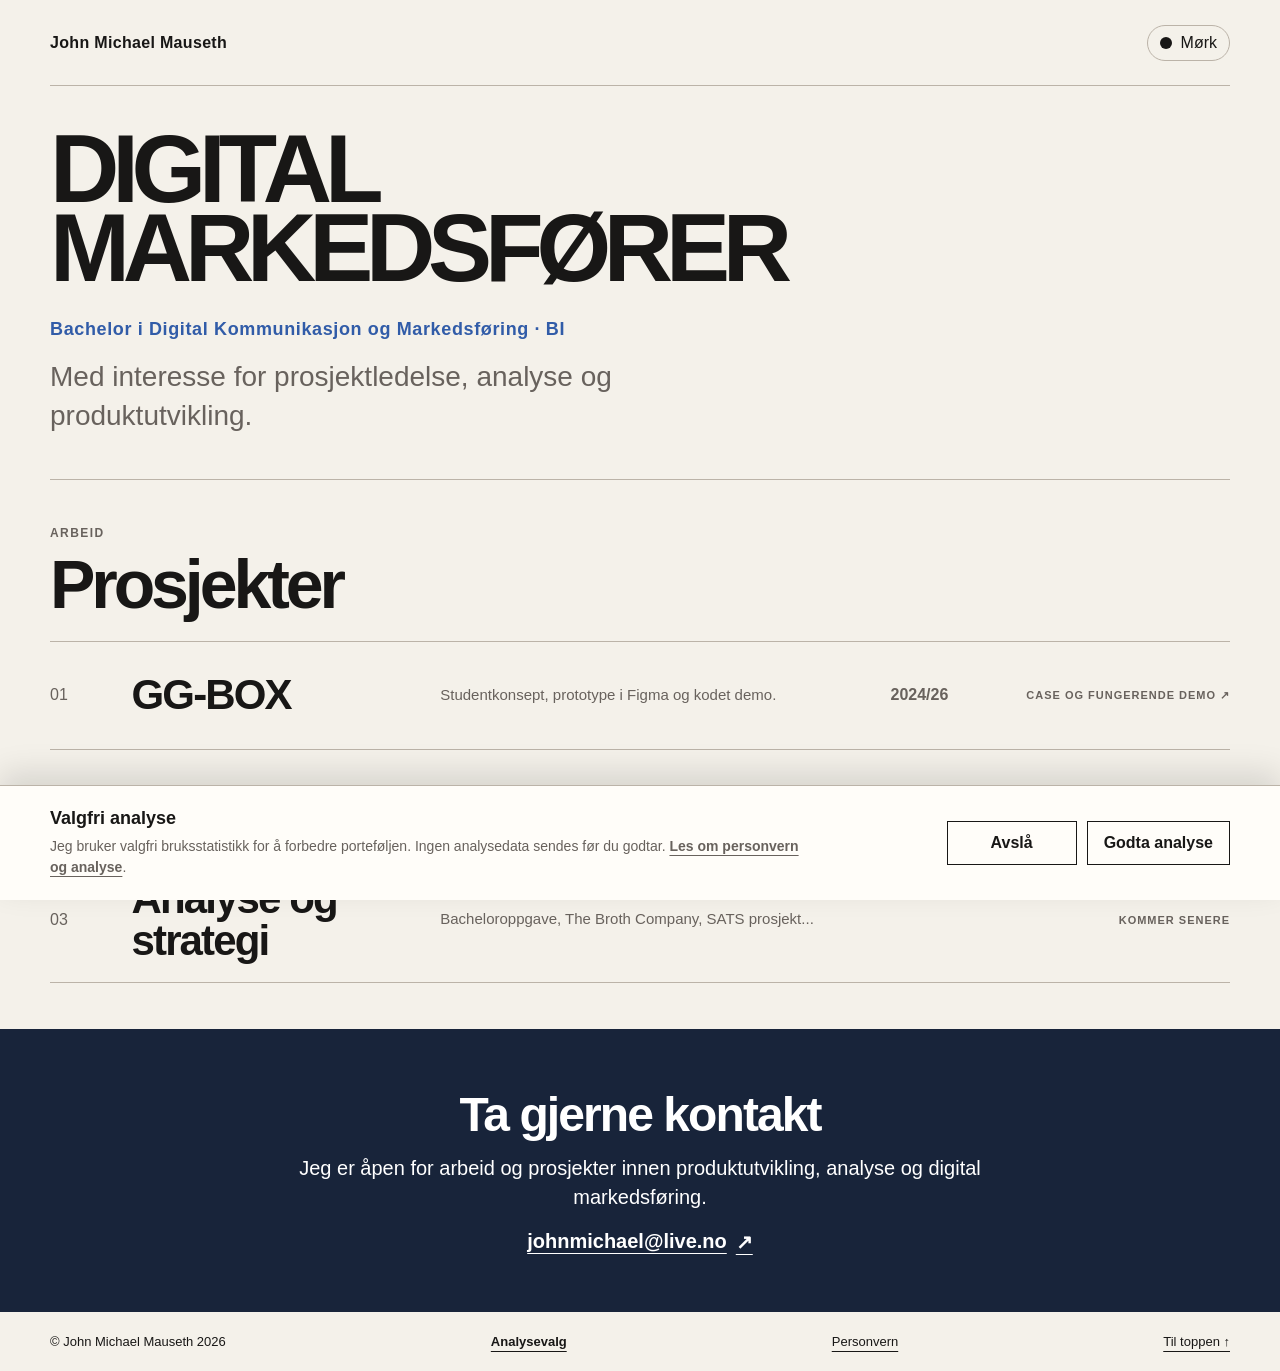
<file: index.html>
<!DOCTYPE html>
<html lang="no">
<head>
  <meta charset="UTF-8">
  <meta name="viewport" content="width=device-width, initial-scale=1.0">
  <meta name="description" content="Portefølje for John Michael Mauseth, digital markedsfører med interesse for prosjektledelse, analyse og produktutvikling.">
  <title>John Michael Mauseth | Portefølje</title>
  <link rel="stylesheet" href="analytics.css">
  <script src="analytics.js" defer></script>
  <style>
    :root {
      --background: #f4f1ea;
      --surface: #fffdf9;
      --text: #181716;
      --muted: #68625d;
      --line: #bbb3a8;
      --blue: #18243a;
      --blue-highlight: #315ca8;
      --orange: #c85b34;
      --communigreen-green: #2f7049;
    }
    * { box-sizing: border-box; }
    html { scroll-behavior: smooth; -webkit-text-size-adjust: 100%; text-size-adjust: 100%; }
    body { margin: 0; background: var(--background); color: var(--text); font-family: Arial, Helvetica, sans-serif; }
    body.dark-mode { --background: #151414; --surface: #1c1a19; --text: #f4efeb; --muted: #c7bab2; --line: #4a4440; --blue-highlight: #9bb5ff; --orange: #ed794e; }
    a, button { color: inherit; font: inherit; }
    button { cursor: pointer; }

    .site-header { display: grid; grid-template-columns: 1fr auto; align-items: center; gap: 24px; width: min(1180px, calc(100% - 48px)); min-height: 86px; margin: 0 auto; border-bottom: 1px solid var(--line); }
    .site-name { font-weight: bold; letter-spacing: .02em; text-decoration: none; }
    .site-name, .theme-toggle { font-size: 16px; }
    .contact-banner a, .site-footer a { text-decoration-thickness: 1px; text-underline-offset: 5px; }
    .site-name:hover, .site-name:focus-visible { color: var(--blue-highlight); }
    .theme-toggle { display: inline-flex; grid-column: 2; justify-self: end; align-items: center; gap: 9px; border: 1px solid var(--line); border-radius: 999px; background: transparent; padding: 8px 12px; }
    .theme-toggle:hover, .theme-toggle:focus-visible { border-color: var(--blue-highlight); color: var(--blue-highlight); }
    .theme-icon { width: 12px; height: 12px; border-radius: 50%; background: var(--text); box-shadow: 7px 0 0 var(--background); }

    .page-shell { width: min(1180px, calc(100% - 48px)); margin: 0 auto; }
    .hero { display: grid; min-height: 420px; align-content: center; padding: 60px 0; border-bottom: 1px solid var(--line); }
    .hero h1 { max-width: 980px; margin: 0; font-size: clamp(52px, 9.6vw, 116px); letter-spacing: -.075em; line-height: .82; }
    .hero-degree { max-width: 760px; margin: 30px 0 0; color: var(--blue-highlight); font-size: clamp(15px, 1.6vw, 18px); font-weight: bold; letter-spacing: .035em; line-height: 1.4; }
    .hero-intro { max-width: 650px; margin: 14px 0 0; color: var(--muted); font-size: clamp(20px, 2.5vw, 28px); line-height: 1.4; }

    .projects { padding: clamp(48px, 7vw, 82px) 0; }
    .eyebrow { margin: 0 0 13px; color: var(--muted); font-size: 12px; font-weight: bold; letter-spacing: .12em; text-transform: uppercase; }
    .projects-heading { margin: 0 0 32px; font-size: clamp(42px, 7vw, 82px); letter-spacing: -.06em; line-height: .92; }
    .project-list { border-top: 1px solid var(--line); }
    .project-row { display: grid; grid-template-columns: 56px minmax(230px, .9fr) minmax(320px, 1.35fr) 78px minmax(180px, .75fr); gap: clamp(14px, 2vw, 26px); align-items: center; min-height: 128px; border-bottom: 1px solid var(--line); padding: 24px 0; text-decoration: none; }
    .project-row[href] { transition: background-color 180ms ease, color 180ms ease; }
    .project-row[href]:focus-visible { background: var(--surface); outline: 2px solid var(--blue-highlight); outline-offset: -2px; }
    .project-row > * { min-width: 0; }
    .project-number, .project-description, .project-period, .project-status { color: var(--muted); }
    .project-title { margin: 0; font-size: clamp(29px, 3.4vw, 42px); letter-spacing: -.045em; line-height: 1; }
    .project-description { margin: 0; font-size: 15px; line-height: 1.5; white-space: nowrap; }
    .project-period { font-weight: bold; white-space: nowrap; }
    .project-status { font-size: 11px; font-weight: bold; letter-spacing: .09em; text-align: right; text-transform: uppercase; white-space: nowrap; }
    .ggbox-row:focus-visible .project-title { color: var(--orange); }
    .analysis-row[href]:focus-visible .project-title { color: var(--blue-highlight); }
    .communigreen-title-accent { color: inherit; transition: color 180ms ease; }
    .communigreen-row:focus-visible .communigreen-title-accent { color: var(--communigreen-green); }

    @media (hover: hover) and (pointer: fine) {
      .project-row[href]:hover { background: var(--surface); }
      .ggbox-row:hover .project-title { color: var(--orange); }
      .communigreen-row:hover .communigreen-title-accent { color: var(--communigreen-green); }
      .analysis-row[href]:hover .project-title { color: var(--blue-highlight); }
    }

    .contact-banner { padding: clamp(34px, 5vw, 58px) 24px; background: var(--blue); color: white; }
    .contact-content { width: min(760px, 100%); margin: 0 auto; text-align: center; }
    .contact-banner h2 { margin: 0 0 12px; font-size: clamp(30px, 4vw, 48px); letter-spacing: -.04em; }
    .contact-intro { max-width: 700px; margin: 0 auto 18px; font-size: clamp(17px, 2vw, 20px); line-height: 1.45; }
    .contact-links { display: flex; flex-wrap: wrap; justify-content: center; gap: 24px; }
    .contact-banner a { display: inline-flex; align-items: center; gap: 9px; font-size: clamp(17px, 2vw, 20px); font-weight: bold; }
    .site-footer { display: flex; justify-content: space-between; gap: 20px; width: min(1180px, calc(100% - 48px)); margin: 0 auto; padding: 22px 0; font-size: 13px; }
    .site-footer p { margin: 0; }

    @media (min-width: 1101px) and (max-height: 1000px) {
      .hero { min-height: 360px; padding: 44px 0; }
      .hero h1 { font-size: clamp(58px, 7.5vw, 96px); }
      .projects { padding: 46px 0; }
      .projects-heading { margin-bottom: 25px; font-size: clamp(44px, 5.4vw, 68px); }
      .project-row { min-height: 108px; padding: 20px 0; }
    }
    @media (max-width: 1100px) {
      .site-header { padding: 18px 0; }
      .project-row { grid-template-columns: 48px 1fr; }
      .project-description, .project-period, .project-status { grid-column: 2; text-align: left; white-space: normal; }
    }
    @media (max-width: 580px) {
      .site-header, .page-shell, .site-footer { width: min(1180px, calc(100% - 32px)); }
      .hero { min-height: 340px; padding: 48px 0; }
      .hero h1 { font-size: clamp(40px, 11.5vw, 46px); }
      .project-row { min-height: 0; padding: 25px 0; }
      .site-footer { align-items: flex-start; flex-direction: column; }
    }
    @media (max-width: 340px) {
      .hero h1 { font-size: 34px; }
    }
    @media (prefers-reduced-motion: reduce) {
      html { scroll-behavior: auto; }
      *, *::before, *::after { transition: none !important; }
    }
  </style>
</head>

<body data-analytics-page-type="home" data-analytics-project-id="portfolio">
  <header class="site-header">
    <a class="site-name" href="#topp">John Michael Mauseth</a>
    <button class="theme-toggle" id="theme-toggle" type="button" aria-pressed="false" aria-label="Bytt til mørk modus">
      <span class="theme-icon" aria-hidden="true"></span>
      <span id="theme-label">Mørk</span>
    </button>
  </header>

  <main>
    <div class="page-shell">
      <section class="hero" id="topp">
        <h1>DIGITAL<br>MARKEDSFØRER</h1>
        <p class="hero-degree">Bachelor i Digital Kommunikasjon og Markedsføring · BI</p>
        <p class="hero-intro">Med interesse for prosjektledelse, analyse og produktutvikling.</p>
      </section>

      <section class="projects" id="prosjekter" aria-labelledby="projects-title" data-analytics-section="projects">
        <p class="eyebrow">Arbeid</p>
        <h2 class="projects-heading" id="projects-title">Prosjekter</h2>
        <div class="project-list">
          <a class="project-row ggbox-row" href="gg-box.html" data-analytics-event="project_open" data-analytics-project-id="gg_box" data-analytics-link-location="project_list" data-analytics-cta-id="open_case">
            <span class="project-number">01</span>
            <h3 class="project-title">GG-BOX</h3>
            <p class="project-description">Studentkonsept, prototype i Figma og kodet demo.</p>
            <span class="project-period">2024/26</span>
            <span class="project-status">Case og fungerende demo ↗</span>
          </a>
          <a class="project-row communigreen-row" href="communigreen.html" data-analytics-event="project_open" data-analytics-project-id="communigreen" data-analytics-link-location="project_list" data-analytics-cta-id="open_case">
            <span class="project-number">02</span>
            <h3 class="project-title">Communi<span class="communigreen-title-accent">Green</span></h3>
            <p class="project-description">Studentkonsept, mobil prototype og kodet demo.</p>
            <span class="project-period">2023/26</span>
            <span class="project-status">Case og fungerende demo ↗</span>
          </a>
          <article class="project-row analysis-row">
            <span class="project-number">03</span>
            <h3 class="project-title">Analyse og strategi</h3>
            <p class="project-description">Bacheloroppgave, The Broth Company, SATS prosjekt...</p>
            <span class="project-period" aria-hidden="true"></span>
            <span class="project-status">Kommer senere</span>
          </article>
        </div>
      </section>
    </div>

    <section class="contact-banner" id="kontakt" data-analytics-section="contact">
      <div class="contact-content">
        <h2>Ta gjerne kontakt</h2>
        <p class="contact-intro">Jeg er åpen for arbeid og prosjekter innen produktutvikling, analyse og digital markedsføring.</p>
        <div class="contact-links">
          <a href="mailto:johnmichael@live.no" data-analytics-event="contact_intent" data-analytics-project-id="portfolio" data-analytics-link-location="contact_section" data-analytics-contact-method="email">johnmichael@live.no <span aria-hidden="true">↗</span></a>
        </div>
      </div>
    </section>
  </main>

  <footer class="site-footer">
    <p>© John Michael Mauseth 2026</p>
    <button class="analytics-preferences-button" type="button" data-analytics-preferences>Analysevalg</button>
    <a href="personvern.html">Personvern</a>
    <a href="#topp">Til toppen ↑</a>
  </footer>

  <script>
    (() => {
      const themeToggle = document.getElementById("theme-toggle");
      const themeLabel = document.getElementById("theme-label");
      const savedTheme = localStorage.getItem("portfolio-theme");
      function setTheme(isDark) {
        document.body.classList.toggle("dark-mode", isDark);
        themeToggle.setAttribute("aria-pressed", String(isDark));
        themeToggle.setAttribute("aria-label", isDark ? "Bytt til lys modus" : "Bytt til mørk modus");
        themeLabel.textContent = isDark ? "Lys" : "Mørk";
      }
      setTheme(savedTheme ? savedTheme === "dark" : window.matchMedia("(prefers-color-scheme: dark)").matches);
      themeToggle.addEventListener("click", () => {
        const isDark = !document.body.classList.contains("dark-mode");
        setTheme(isDark);
        localStorage.setItem("portfolio-theme", isDark ? "dark" : "light");
      });
    })();
  </script>
</body>
</html>
</file>
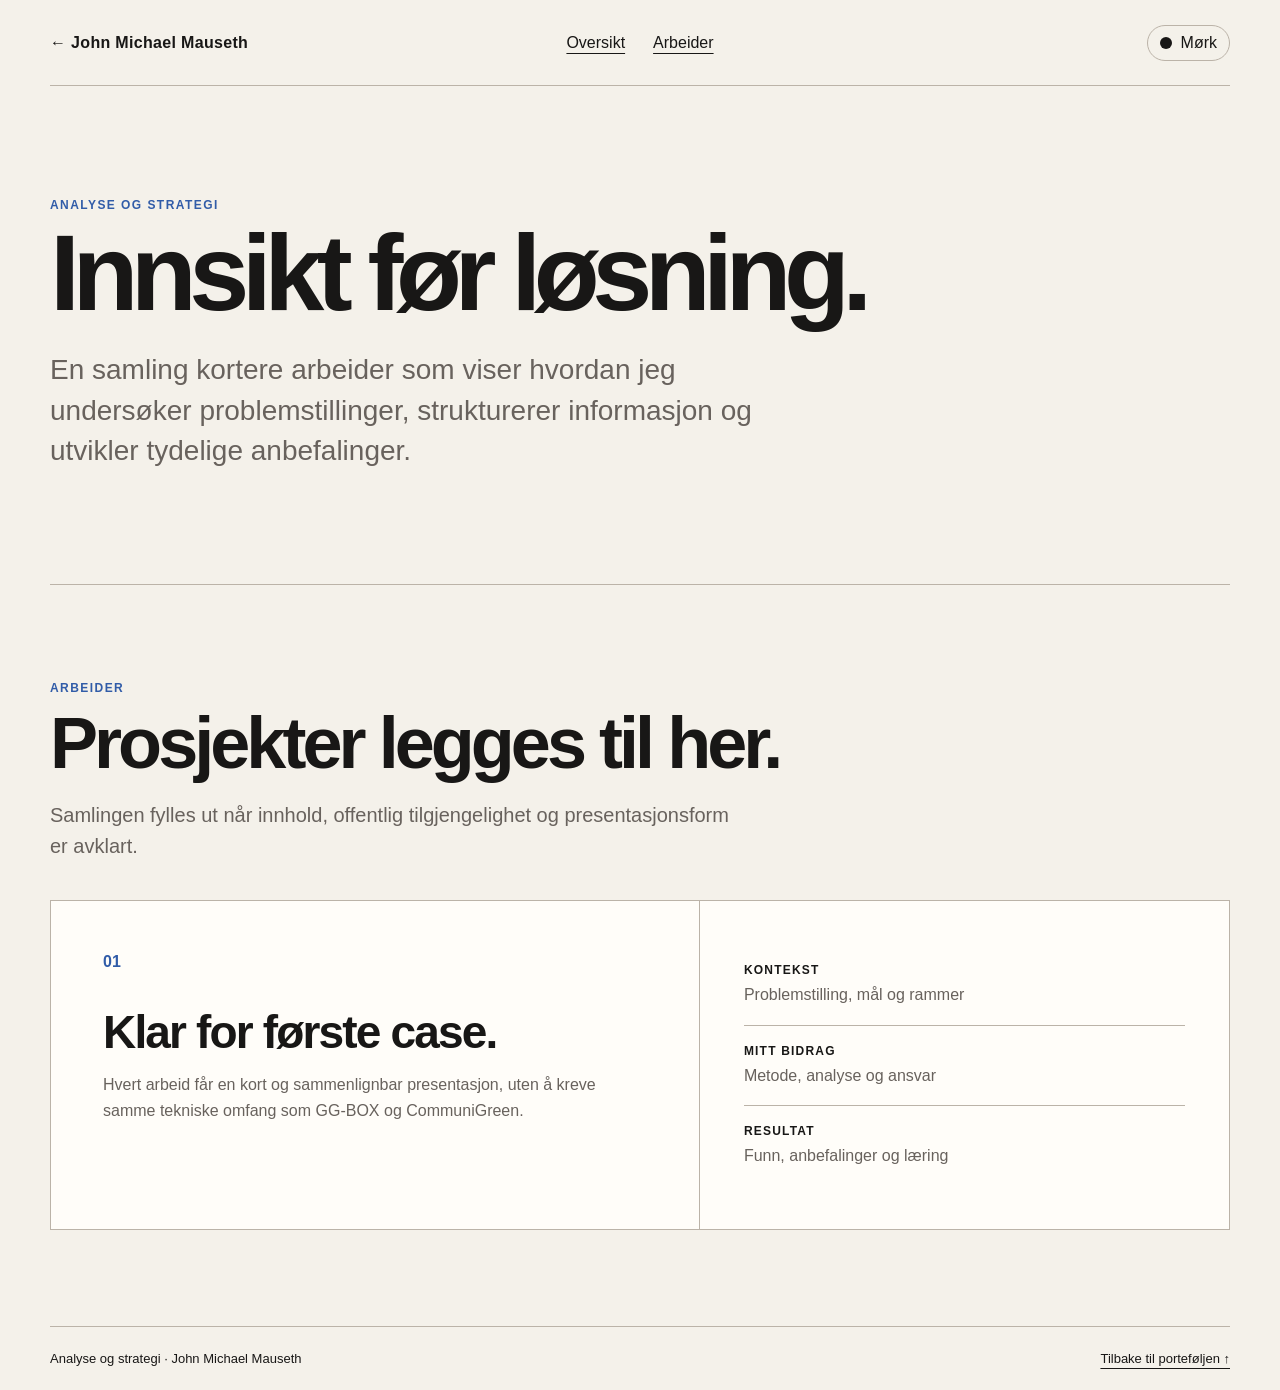
<file: analyse-strategi.html>
<!DOCTYPE html>
<html lang="no">
<head>
  <meta charset="UTF-8">
  <meta name="viewport" content="width=device-width, initial-scale=1.0">
  <meta name="description" content="Analyse- og strategiarbeider i porteføljen til John Michael Mauseth.">
  <title>Analyse og strategi | John Michael Mauseth</title>
  <link rel="stylesheet" href="analyse-strategi.css">
</head>

<body>
  <header class="site-header">
    <a class="site-name" href="index.html#prosjekter">← John Michael Mauseth</a>
    <nav class="site-nav" aria-label="Meny for analyse og strategi">
      <a href="#oversikt">Oversikt</a>
      <a href="#arbeider">Arbeider</a>
    </nav>
    <button class="theme-toggle" id="theme-toggle" type="button" aria-pressed="false" aria-label="Bytt til mørk modus">
      <span class="theme-icon" aria-hidden="true"></span>
      <span id="theme-label">Mørk</span>
    </button>
  </header>

  <main>
    <div class="page-shell">
      <section class="hero" id="oversikt">
        <p class="eyebrow">Analyse og strategi</p>
        <h1>Innsikt før løsning.</h1>
        <p class="hero-intro">En samling kortere arbeider som viser hvordan jeg undersøker problemstillinger, strukturerer informasjon og utvikler tydelige anbefalinger.</p>
      </section>

      <section class="archive-section" id="arbeider" aria-labelledby="archive-title">
        <header class="section-heading">
          <p class="eyebrow">Arbeider</p>
          <h2 id="archive-title">Prosjekter legges til her.</h2>
          <p>Samlingen fylles ut når innhold, offentlig tilgjengelighet og presentasjonsform er avklart.</p>
        </header>

        <div class="empty-state">
          <div class="empty-state-copy">
            <p class="item-number">01</p>
            <h3>Klar for første case.</h3>
            <p>Hvert arbeid får en kort og sammenlignbar presentasjon, uten å kreve samme tekniske omfang som GG-BOX og CommuniGreen.</p>
          </div>
          <dl class="case-structure">
            <div><dt>Kontekst</dt><dd>Problemstilling, mål og rammer</dd></div>
            <div><dt>Mitt bidrag</dt><dd>Metode, analyse og ansvar</dd></div>
            <div><dt>Resultat</dt><dd>Funn, anbefalinger og læring</dd></div>
          </dl>
        </div>
      </section>
    </div>
  </main>

  <footer class="site-footer">
    <p>Analyse og strategi · John Michael Mauseth</p>
    <a href="index.html#prosjekter">Tilbake til porteføljen ↑</a>
  </footer>

  <script>
    (() => {
      const themeToggle = document.getElementById("theme-toggle");
      const themeLabel = document.getElementById("theme-label");
      const savedTheme = localStorage.getItem("portfolio-theme");

      function setTheme(isDark) {
        document.body.classList.toggle("dark-mode", isDark);
        themeToggle.setAttribute("aria-pressed", String(isDark));
        themeToggle.setAttribute("aria-label", isDark ? "Bytt til lys modus" : "Bytt til mørk modus");
        themeLabel.textContent = isDark ? "Lys" : "Mørk";
      }

      setTheme(savedTheme ? savedTheme === "dark" : window.matchMedia("(prefers-color-scheme: dark)").matches);
      themeToggle.addEventListener("click", () => {
        const isDark = !document.body.classList.contains("dark-mode");
        setTheme(isDark);
        localStorage.setItem("portfolio-theme", isDark ? "dark" : "light");
      });
    })();
  </script>
</body>
</html>
</file>
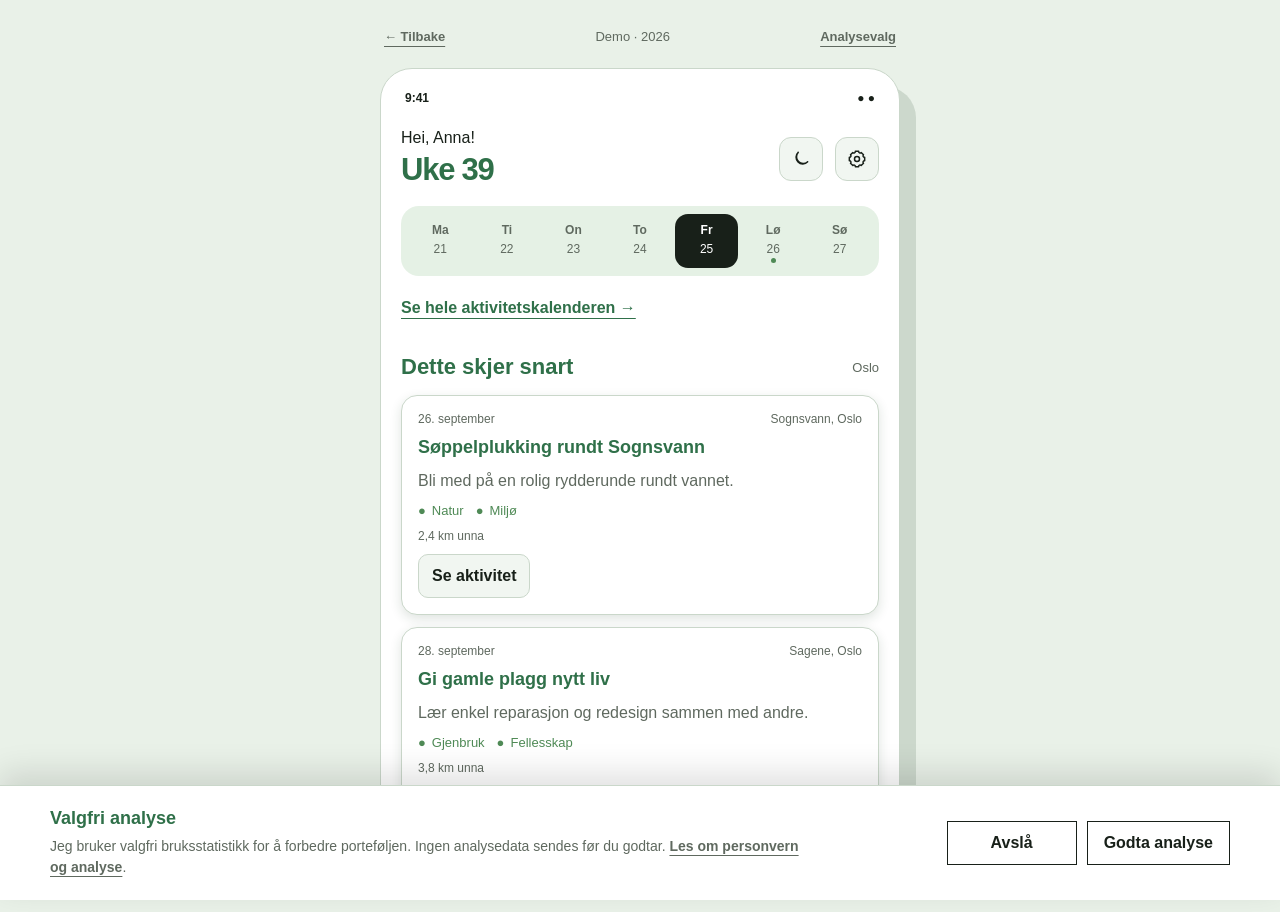
<file: communigreen-demo.html>
<!DOCTYPE html>
<html lang="no">
<head>
  <meta charset="UTF-8">
  <meta name="viewport" content="width=device-width, initial-scale=1.0">
  <meta name="description" content="Mobilorientert CommuniGreen-demo for lokale aktiviteter og fellesskap.">
  <title>CommuniGreen | Kodet demo</title>
  <link rel="stylesheet" href="communigreen-demo.css">
  <link rel="stylesheet" href="analytics.css">
  <script src="analytics.js" defer></script>
</head>
<body data-analytics-page-type="demo" data-analytics-project-id="communigreen">
  <div class="demo-page">
    <header class="demo-meta">
      <a href="communigreen.html">← Tilbake</a>
      <span>Demo · 2026</span>
      <button class="analytics-preferences-button" type="button" data-analytics-preferences>Analysevalg</button>
    </header>

    <main class="app-shell" aria-label="CommuniGreen-demo">
      <div class="phone-status" aria-hidden="true">
        <span>9:41</span>
        <span>● ●</span>
      </div>

      <div class="view-container" aria-live="polite">
        <section class="app-view" id="home-view" data-view="home" aria-labelledby="home-title">
          <header class="app-header">
            <div>
              <p>Hei, Anna!</p>
              <h1 id="home-title">Uke 39</h1>
            </div>
            <div class="header-actions">
              <button class="icon-button" id="theme-toggle" type="button" aria-pressed="false" aria-label="Bytt til mørk modus">
                <svg class="theme-moon" viewBox="0 0 24 24" aria-hidden="true"><path d="M20 15.3A8 8 0 0 1 8.7 4a8 8 0 1 0 11.3 11.3Z"/></svg>
                <svg class="theme-sun" viewBox="0 0 24 24" aria-hidden="true"><circle cx="12" cy="12" r="4"/><path d="M12 2v2M12 20v2M4.9 4.9l1.4 1.4M17.7 17.7l1.4 1.4M2 12h2M20 12h2M4.9 19.1l1.4-1.4M17.7 6.3l1.4-1.4"/></svg>
              </button>
              <button class="icon-button" type="button" data-view-target="profile" aria-label="Åpne profil og innstillinger">
                <svg viewBox="0 0 24 24" aria-hidden="true"><circle cx="12" cy="12" r="3"/><path d="M19.4 15a1.7 1.7 0 0 0 .3 1.9l.1.1-2.8 2.8-.1-.1a1.7 1.7 0 0 0-1.9-.3 1.7 1.7 0 0 0-1 1.6v.2h-4V21a1.7 1.7 0 0 0-1-1.6 1.7 1.7 0 0 0-1.9.3l-.1.1L4.2 17l.1-.1a1.7 1.7 0 0 0 .3-1.9A1.7 1.7 0 0 0 3 14H2.8v-4H3a1.7 1.7 0 0 0 1.6-1 1.7 1.7 0 0 0-.3-1.9L4.2 7 7 4.2l.1.1A1.7 1.7 0 0 0 9 4.6 1.7 1.7 0 0 0 10 3V2.8h4V3a1.7 1.7 0 0 0 1 1.6 1.7 1.7 0 0 0 1.9-.3l.1-.1L19.8 7l-.1.1a1.7 1.7 0 0 0-.3 1.9 1.7 1.7 0 0 0 1.6 1h.2v4H21a1.7 1.7 0 0 0-1.6 1Z"/></svg>
              </button>
            </div>
          </header>

          <div class="week-strip" aria-label="Denne uken">
            <button class="day" type="button" data-calendar-date="2026-09-21"><strong>Ma</strong><span>21</span></button>
            <button class="day" type="button" data-calendar-date="2026-09-22"><strong>Ti</strong><span>22</span></button>
            <button class="day" type="button" data-calendar-date="2026-09-23"><strong>On</strong><span>23</span></button>
            <button class="day" type="button" data-calendar-date="2026-09-24"><strong>To</strong><span>24</span></button>
            <button class="day is-current" type="button" data-calendar-date="2026-09-25"><strong>Fr</strong><span>25</span></button>
            <button class="day has-items" type="button" data-calendar-date="2026-09-26" aria-label="Lørdag 26. september, 1 aktivitet"><strong>Lø</strong><span>26</span></button>
            <button class="day" type="button" data-calendar-date="2026-09-27"><strong>Sø</strong><span>27</span></button>
          </div>

          <button class="calendar-open-button" id="open-calendar" type="button">Se hele aktivitetskalenderen →</button>

          <div class="section-heading">
            <h2>Dette skjer snart</h2>
            <span>Oslo</span>
          </div>

          <div class="activity-list" id="home-activities"></div>
        </section>

        <section class="app-view calendar-view" id="calendar-view" data-view="calendar" aria-labelledby="calendar-title" hidden>
          <button class="back-button" id="calendar-back" type="button">← Tilbake til Hjem</button>

          <header class="calendar-header">
            <div>
              <p class="brand-label">Aktivitetskalender</p>
              <h1 id="calendar-title">September 2026</h1>
            </div>
            <div class="calendar-controls" aria-label="Bytt måned">
              <button class="icon-button" id="calendar-previous" type="button" aria-label="Forrige måned">←</button>
              <button class="icon-button" id="calendar-next" type="button" aria-label="Neste måned">→</button>
            </div>
          </header>

          <div class="calendar-weekdays" aria-hidden="true">
            <span>Ma</span><span>Ti</span><span>On</span><span>To</span><span>Fr</span><span>Lø</span><span>Sø</span>
          </div>
          <div class="calendar-grid" id="calendar-grid" aria-label="Velg dato"></div>

          <section class="calendar-selection" aria-labelledby="calendar-selection-title">
            <h2 id="calendar-selection-title">Aktiviteter 26. september</h2>
            <div class="calendar-items" id="calendar-items"></div>
            <p class="empty-state" id="calendar-empty" hidden>Ingen aktiviteter eller daterte foruminnlegg denne dagen.</p>
          </section>

          <p class="demo-disclaimer">Kalenderen viser fiktive demoaktiviteter og lokale foruminnlegg som er lagt til i kalenderen.</p>
        </section>

        <section class="app-view" id="explore-view" data-view="explore" aria-labelledby="explore-title" hidden>
          <header class="explore-header">
            <div>
              <p class="brand-label">CommuniGreen</p>
              <h1 id="explore-title">Utforsk</h1>
            </div>
            <span class="result-count" id="result-count">0 aktiviteter</span>
          </header>

          <div class="filter-list" role="group" aria-label="Filtrer aktiviteter">
            <button class="filter-button is-active" type="button" data-filter="all" aria-pressed="true">Alle</button>
            <button class="filter-button" type="button" data-filter="week" aria-pressed="false">Denne uken</button>
            <button class="filter-button" type="button" data-filter="near" aria-pressed="false">Nær meg</button>
            <button class="filter-button" type="button" data-filter="natur" aria-pressed="false">Natur</button>
            <button class="filter-button" type="button" data-filter="miljø" aria-pressed="false">Miljø</button>
            <button class="filter-button" type="button" data-filter="gjenbruk" aria-pressed="false">Gjenbruk</button>
            <button class="filter-button" type="button" data-filter="fellesskap" aria-pressed="false">Fellesskap</button>
          </div>

          <div class="activity-list" id="explore-activities"></div>
          <p class="empty-state" id="filter-empty" hidden>Ingen aktiviteter passer dette filteret ennå.</p>
        </section>

        <section class="app-view forum-view" id="forum-view" data-view="forum" aria-labelledby="forum-title" hidden>
          <header class="forum-header">
            <div>
              <p class="brand-label">Fiktivt lokalmiljø</p>
              <h1 id="forum-title">Forum</h1>
            </div>
            <span class="result-count" id="forum-count">0 innlegg</span>
          </header>

          <p class="forum-intro">Finn ting som gis bort, lokale spørsmål og små initiativer i nærmiljøet.</p>

          <button class="secondary-button" id="new-forum-post" type="button">Nytt lokalt innlegg</button>

          <p class="save-status forum-feedback" id="forum-feedback" aria-live="polite" hidden></p>

          <label class="forum-search" for="forum-search">
            <span>Søk i forumet</span>
            <input id="forum-search" type="search" placeholder="Søk etter innlegg" autocomplete="off">
          </label>

          <div class="filter-list" role="group" aria-label="Filtrer foruminnlegg">
            <button class="filter-button is-active" type="button" data-forum-filter="all" aria-pressed="true">Alle</button>
            <button class="filter-button" type="button" data-forum-filter="gjenbruk" aria-pressed="false">Gjenbruk</button>
            <button class="filter-button" type="button" data-forum-filter="matdeling" aria-pressed="false">Matdeling</button>
            <button class="filter-button" type="button" data-forum-filter="nabolag" aria-pressed="false">Nabolag</button>
          </div>

          <div class="forum-list" id="forum-posts"></div>
          <p class="empty-state" id="forum-empty" hidden>Ingen foruminnlegg passer dette søket.</p>
          <p class="demo-disclaimer">Alle navn og innlegg i forumet er fiktive.</p>
        </section>

        <section class="app-view forum-compose-view" id="forum-compose-view" data-view="forum-compose" aria-labelledby="forum-compose-title" hidden>
          <button class="back-button" id="forum-compose-back" type="button">← Tilbake til forumet</button>

          <header class="detail-header">
            <p class="brand-label">Lokal demofunksjon</p>
            <h1 id="forum-compose-title">Nytt innlegg</h1>
            <p class="detail-lead">Innlegget lagres bare i denne nettleseren og blir ikke publisert.</p>
          </header>

          <form class="demo-form" id="forum-post-form">
            <label>
              <span>Tittel</span>
              <input id="forum-post-title" name="title" type="text" maxlength="80" required>
            </label>

            <label>
              <span>Kategori</span>
              <select id="forum-post-category" name="category" required>
                <option value="Gjenbruk">Gjenbruk</option>
                <option value="Matdeling">Matdeling</option>
                <option value="Nabolag">Nabolag</option>
              </select>
            </label>

            <label>
              <span>Innlegg</span>
              <textarea id="forum-post-body" name="body" rows="7" maxlength="500" required></textarea>
            </label>

            <label class="calendar-option">
              <input id="forum-add-calendar" type="checkbox">
              <span>
                <strong>Legg til i kalenderen</strong>
                <small>Bruk dette når innlegget gjelder noe som skjer på en bestemt dato.</small>
              </span>
            </label>

            <div class="forum-calendar-fields" id="forum-calendar-fields" hidden>
              <label>
                <span>Dato</span>
                <input id="forum-calendar-date" type="date">
              </label>
            </div>

            <button class="primary-button" type="submit">Legg til lokalt innlegg</button>
          </form>

          <p class="demo-disclaimer">Unngå ekte personopplysninger. Innholdet forlater ikke denne enheten.</p>
        </section>

        <section class="app-view forum-detail-view" id="forum-detail-view" data-view="forum-detail" aria-labelledby="forum-detail-title" hidden>
          <button class="back-button" id="forum-detail-back" type="button">← Tilbake til forumet</button>

          <header class="forum-detail-header">
            <p class="brand-label" id="forum-detail-category"></p>
            <h1 id="forum-detail-title"></h1>
            <div class="forum-author">
              <span class="forum-avatar" id="forum-detail-initials" aria-hidden="true"></span>
              <span>
                <strong id="forum-detail-author"></strong>
                <small id="forum-detail-time"></small>
              </span>
            </div>
          </header>

          <p class="forum-detail-body" id="forum-detail-body"></p>

          <div class="forum-stats" aria-label="Aktivitet på innlegget">
            <span id="forum-detail-replies"></span>
            <span id="forum-detail-reactions"></span>
          </div>

          <div class="forum-detail-actions">
            <button class="secondary-button forum-reaction-button" id="forum-react" type="button" aria-pressed="false">Lik innlegg</button>
            <button class="secondary-button danger-button" id="delete-forum-post" type="button" hidden>Slett innlegg</button>
          </div>

          <section class="detail-copy" aria-labelledby="forum-discussion-title">
            <h2 id="forum-discussion-title">Samtale</h2>
            <div class="comment-list" id="forum-comments"></div>
            <p class="empty-state comment-empty" id="forum-comments-empty" hidden>Ingen svar er lagt til ennå.</p>

            <form class="comment-form" id="forum-comment-form">
              <label for="forum-comment-text">Skriv et lokalt svar</label>
              <textarea id="forum-comment-text" rows="3" maxlength="240" required></textarea>
              <button class="secondary-button" type="submit">Legg til svar</button>
            </form>

            <p class="save-status comment-status" id="forum-comment-status" aria-live="polite" hidden></p>
          </section>

          <p class="demo-disclaimer">Dette er et fiktivt foruminnlegg som bare vises lokalt i demoen.</p>
        </section>

        <section class="app-view detail-view" id="detail-view" data-view="detail" aria-labelledby="detail-title" hidden>
          <button class="back-button" id="detail-back" type="button">← Tilbake til aktiviteter</button>

          <header class="detail-header">
            <p class="brand-label" id="detail-categories"></p>
            <h1 id="detail-title"></h1>
            <p class="detail-lead" id="detail-description"></p>
          </header>

          <dl class="detail-facts">
            <div>
              <dt>Dato</dt>
              <dd id="detail-date"></dd>
            </div>
            <div>
              <dt>Sted</dt>
              <dd id="detail-location"></dd>
            </div>
            <div>
              <dt>Avstand</dt>
              <dd id="detail-distance"></dd>
            </div>
          </dl>

          <section class="detail-copy" aria-labelledby="detail-about-title">
            <h2 id="detail-about-title">Om aktiviteten</h2>
            <p id="detail-about"></p>
          </section>

          <button class="primary-button" id="save-activity" type="button" aria-pressed="false">Lagre aktivitet</button>
          <p class="save-status" id="save-status" aria-live="polite" hidden></p>
          <p class="demo-disclaimer">Rekonstruert aktivitet laget for denne demoen.</p>
        </section>

        <section class="app-view" id="saved-view" data-view="saved" aria-labelledby="saved-title" hidden>
          <header class="saved-header">
            <div>
              <p class="brand-label">Din samling</p>
              <h1 id="saved-title">Lagrede aktiviteter</h1>
            </div>
            <span class="result-count" id="saved-count">0 lagret</span>
          </header>

          <p class="save-status saved-feedback" id="saved-feedback" aria-live="polite" hidden></p>

          <div class="empty-state saved-empty" id="saved-empty">
            <h2>Ingen lagrede aktiviteter ennå</h2>
            <p>Aktiviteter du lagrer vil være tilgjengelige her neste gang du åpner demoen.</p>
            <button class="secondary-button" type="button" data-view-target="explore">Utforsk aktiviteter</button>
          </div>

          <div class="activity-list" id="saved-activities" hidden></div>
        </section>

        <section class="app-view awards-view" id="awards-view" data-view="awards" aria-labelledby="awards-title" hidden>
          <button class="back-button" id="awards-back" type="button">← Tilbake til Profil</button>

          <header class="awards-header">
            <div>
              <p class="brand-label">Lokal demosimulering</p>
              <h1 id="awards-title">Utmerkelser</h1>
            </div>
            <span class="result-count" id="awards-count">0 av 4</span>
          </header>

          <p class="awards-intro">Utmerkelser låses opp av handlinger du utfører i denne lokale demoen.</p>
          <div class="awards-list" id="awards-list"></div>
          <p class="demo-disclaimer">Utmerkelsene er fiktive og representerer ikke ekte deltakelse eller verifiserte resultater.</p>
        </section>

        <section class="app-view privacy-view" id="privacy-view" data-view="privacy" aria-labelledby="privacy-title" hidden>
          <button class="back-button" id="privacy-back" type="button">← Tilbake til Profil</button>

          <header class="detail-header">
            <p class="brand-label">Personvern og demodata</p>
            <h1 id="privacy-title">Dine lokale data</h1>
            <p class="detail-lead">CommuniGreen-demoen bruker ingen konto, database eller ekte utsending. Valgene dine lagres bare lokalt i denne nettleseren.</p>
          </header>

          <dl class="data-summary">
            <div><dt>Lagrede aktiviteter</dt><dd id="privacy-saved-count">0</dd></div>
            <div><dt>Lokale foruminnlegg</dt><dd id="privacy-post-count">0</dd></div>
            <div><dt>Lokale kommentarer</dt><dd id="privacy-comment-count">0</dd></div>
            <div><dt>Opplåste utmerkelser</dt><dd id="privacy-award-count">0</dd></div>
          </dl>

          <section class="privacy-section" aria-labelledby="privacy-overview-title">
            <h2 id="privacy-overview-title">Simulert dataforespørsel</h2>
            <p>Knappen lager en lesbar oversikt på skjermen. Ingenting sendes på e-post eller til en ekstern tjeneste.</p>
            <button class="secondary-button" id="generate-data-report" type="button">Lag lokal dataoversikt</button>
            <div class="data-report" id="data-report" aria-live="polite" hidden>
              <h3>Din lokale demooversikt</h3>
              <pre id="data-report-content"></pre>
            </div>
          </section>

          <section class="privacy-section danger-zone" aria-labelledby="reset-demo-title">
            <h2 id="reset-demo-title">Nullstill CommuniGreen</h2>
            <p>Fjerner lagrede aktiviteter, lokale forumdata, utmerkelser og innstillinger for denne demoen.</p>
            <button class="secondary-button danger-button" id="reset-demo-data" type="button">Nullstill lokale demodata</button>
            <p class="save-status" id="privacy-status" aria-live="polite" hidden></p>
          </section>

          <p class="demo-disclaimer">Nullstillingen påvirker ikke andre prosjekter eller filer i porteføljen.</p>
        </section>

        <section class="app-view help-view" id="help-view" data-view="help" aria-labelledby="help-title" hidden>
          <button class="back-button" id="help-back" type="button">← Tilbake til Profil</button>

          <header class="detail-header">
            <p class="brand-label">Hjelpesenter</p>
            <h1 id="help-title">Ofte stilte spørsmål</h1>
            <p class="detail-lead">Korte svar om hvordan den lokale CommuniGreen-demoen fungerer.</p>
          </header>

          <div class="faq-list">
            <details>
              <summary>Hvordan lagrer jeg en aktivitet?</summary>
              <p>Åpne aktiviteten fra Hjem, Utforsk eller Kalender og velg «Lagre aktivitet». Du finner den igjen under Profil.</p>
            </details>
            <details>
              <summary>Hvordan legger jeg noe i kalenderen?</summary>
              <p>Opprett et lokalt foruminnlegg, aktiver «Legg til i kalenderen» og velg dato. Innlegget vises da automatisk i kalenderen.</p>
            </details>
            <details>
              <summary>Hvor lagres opplysningene mine?</summary>
              <p>Valgene lagres bare i nettleserens lokale lagring. Demoen bruker ingen konto, database eller e-postutsending.</p>
            </details>
            <details>
              <summary>Er aktivitetene og foruminnleggene ekte?</summary>
              <p>Nei. Aktivitetene, navnene og eksempelinnleggene er fiktivt innhold laget for demoen.</p>
            </details>
          </div>

          <p class="demo-disclaimer">Hjelpesenteret beskriver bare funksjonene i denne lokale demoen.</p>
        </section>

        <section class="app-view profile-view" id="profile-view" data-view="profile" aria-labelledby="profile-title" hidden>
          <header class="profile-card">
            <div class="profile-avatar" aria-hidden="true">AM</div>
            <div>
              <p class="brand-label">Fiktiv demoprofil</p>
              <h1 id="profile-title">Anna Marie</h1>
              <p class="profile-intro">Utforsk aktiviteter og samle det du vil delta på.</p>
            </div>
          </header>

          <div class="profile-stats">
            <div>
              <strong id="profile-saved-count">0</strong>
              <span id="profile-saved-label">Lagrede aktiviteter</span>
            </div>
            <div>
              <strong>Oslo</strong>
              <span>Valgt område</span>
            </div>
            <div>
              <strong id="profile-awards-count">0</strong>
              <span>Utmerkelser</span>
            </div>
          </div>

          <div class="profile-links">
            <button class="secondary-button" type="button" data-view-target="saved">Se lagrede aktiviteter</button>
            <button class="secondary-button" type="button" data-view-target="awards">Se utmerkelser</button>
          </div>

          <section class="settings-section" aria-labelledby="settings-title">
            <h2 id="settings-title">Innstillinger</h2>

            <div class="settings-list">
              <button class="setting-button" id="profile-theme-toggle" type="button" aria-pressed="false">
                <span>
                  <strong>Utseende</strong>
                  <small>Bytt mellom lys og mørk modus</small>
                </span>
                <span class="setting-value" id="profile-theme-value">Lys</span>
              </button>

              <button class="setting-button" id="text-size-toggle" type="button" aria-pressed="false">
                <span>
                  <strong>Tekststørrelse</strong>
                  <small>Gjør hovedinnholdet lettere å lese</small>
                </span>
                <span class="setting-value" id="text-size-value">Normal</span>
              </button>

              <label class="setting-row" for="demo-notifications">
                <span>
                  <strong>Demovarsler</strong>
                  <small>Visuell innstilling uten ekte varsler</small>
                </span>
                <input id="demo-notifications" type="checkbox">
              </label>

              <button class="setting-button" type="button" data-view-target="privacy">
                <span>
                  <strong>Personvern og demodata</strong>
                  <small>Se, simuler og nullstill lokale data</small>
                </span>
                <span class="setting-value">Åpne →</span>
              </button>

              <button class="setting-button" type="button" data-view-target="help">
                <span>
                  <strong>Hjelpesenter</strong>
                  <small>Ofte stilte spørsmål om demoen</small>
                </span>
                <span class="setting-value">Åpne →</span>
              </button>
            </div>

            <p class="demo-disclaimer">Innstillingene gjelder bare denne lokale demoen.</p>
          </section>
        </section>
      </div>

      <nav class="bottom-nav" aria-label="Hovednavigasjon">
        <button class="nav-button is-active" type="button" data-view-target="home" aria-pressed="true">
          <svg viewBox="0 0 24 24" aria-hidden="true"><path d="m3 11 9-8 9 8v9a1 1 0 0 1-1 1h-5v-7H9v7H4a1 1 0 0 1-1-1Z"/></svg>
          <span>Hjem</span>
        </button>
        <button class="nav-button" type="button" data-view-target="explore" aria-pressed="false">
          <svg viewBox="0 0 24 24" aria-hidden="true"><circle cx="12" cy="12" r="9"/><path d="m15 9-2 4-4 2 2-4Z"/></svg>
          <span>Utforsk</span>
        </button>
        <button class="nav-button" type="button" data-view-target="forum" aria-pressed="false">
          <svg viewBox="0 0 24 24" aria-hidden="true"><path d="M4 5h11a2 2 0 0 1 2 2v6a2 2 0 0 1-2 2H9l-5 4v-4a2 2 0 0 1-2-2V7a2 2 0 0 1 2-2Z"/><path d="M17 9h3a2 2 0 0 1 2 2v7l-3-2h-4"/></svg>
          <span>Forum</span>
        </button>
        <button class="nav-button" type="button" data-view-target="profile" aria-pressed="false">
          <svg viewBox="0 0 24 24" aria-hidden="true"><circle cx="12" cy="8" r="4"/><path d="M4 21a8 8 0 0 1 16 0"/></svg>
          <span>Profil</span>
        </button>
      </nav>
    </main>
  </div>

  <script src="communigreen-demo.js"></script>
</body>
</html>
</file>
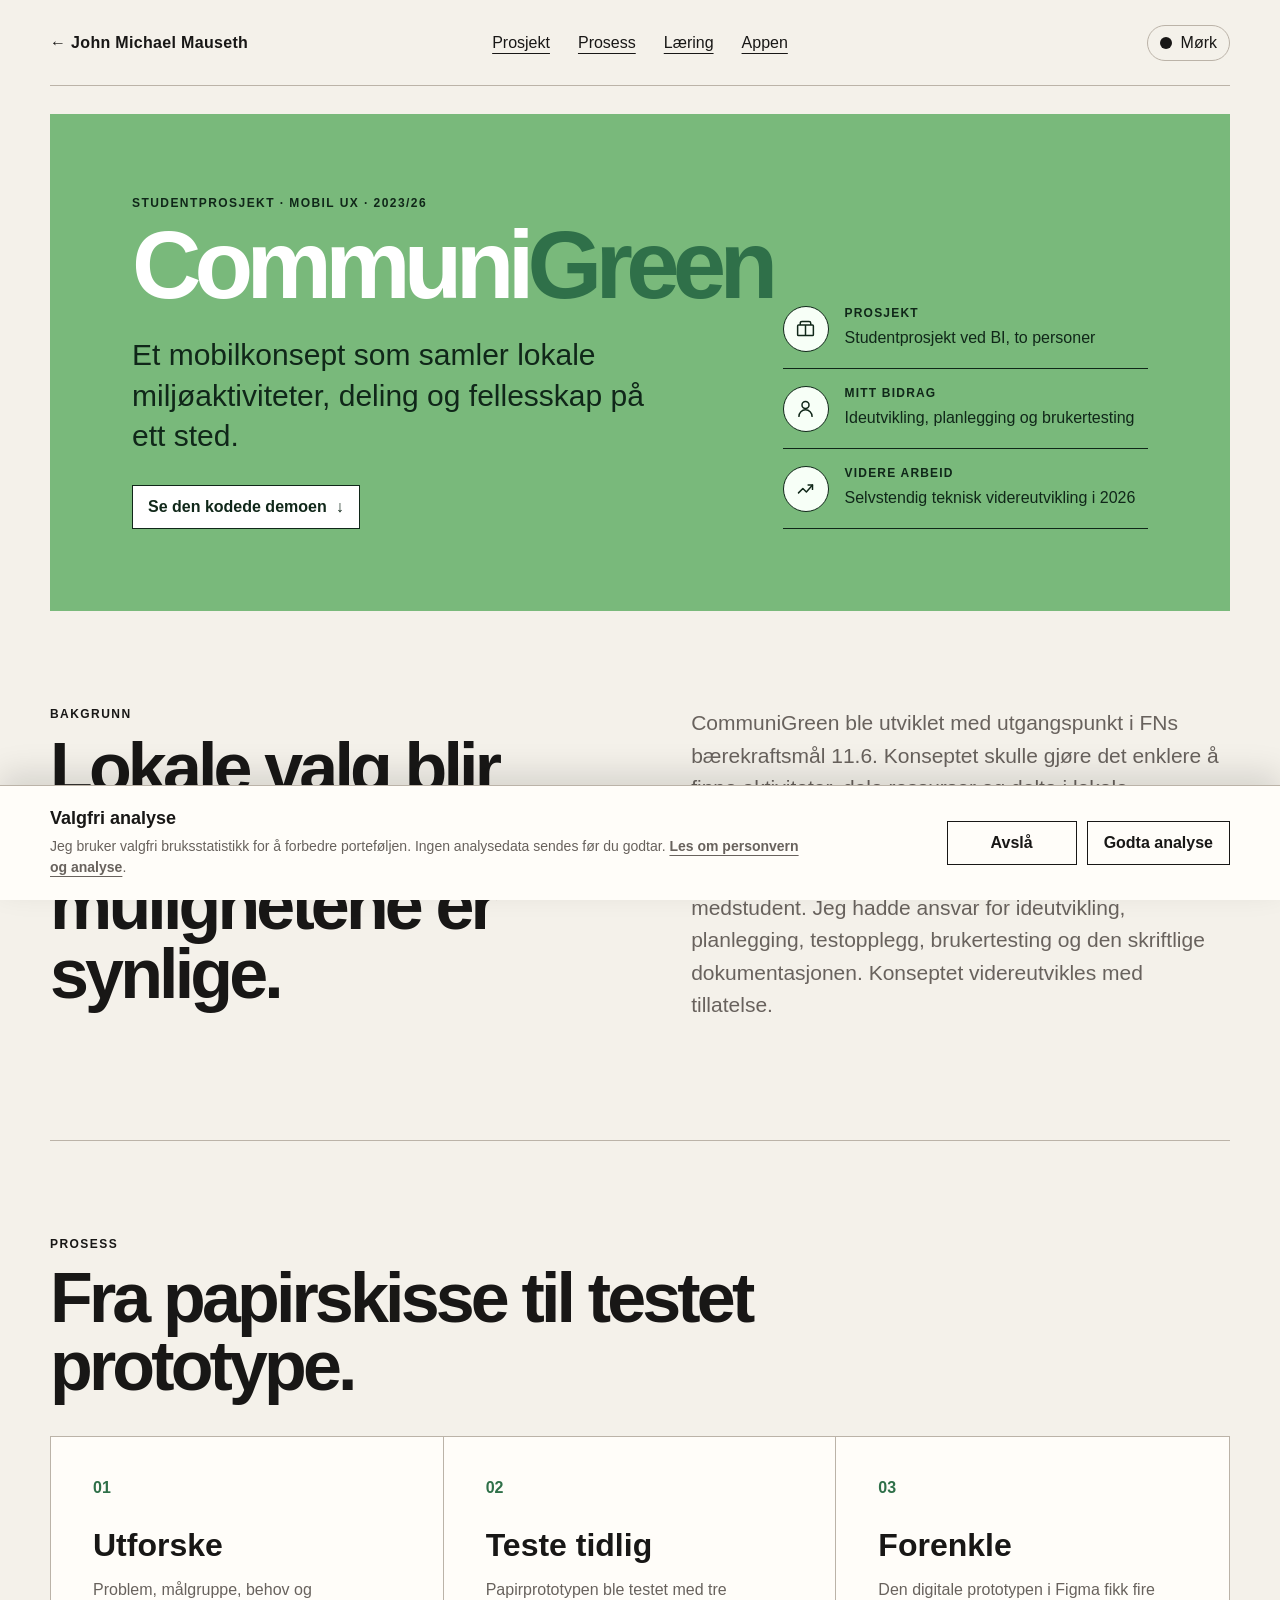
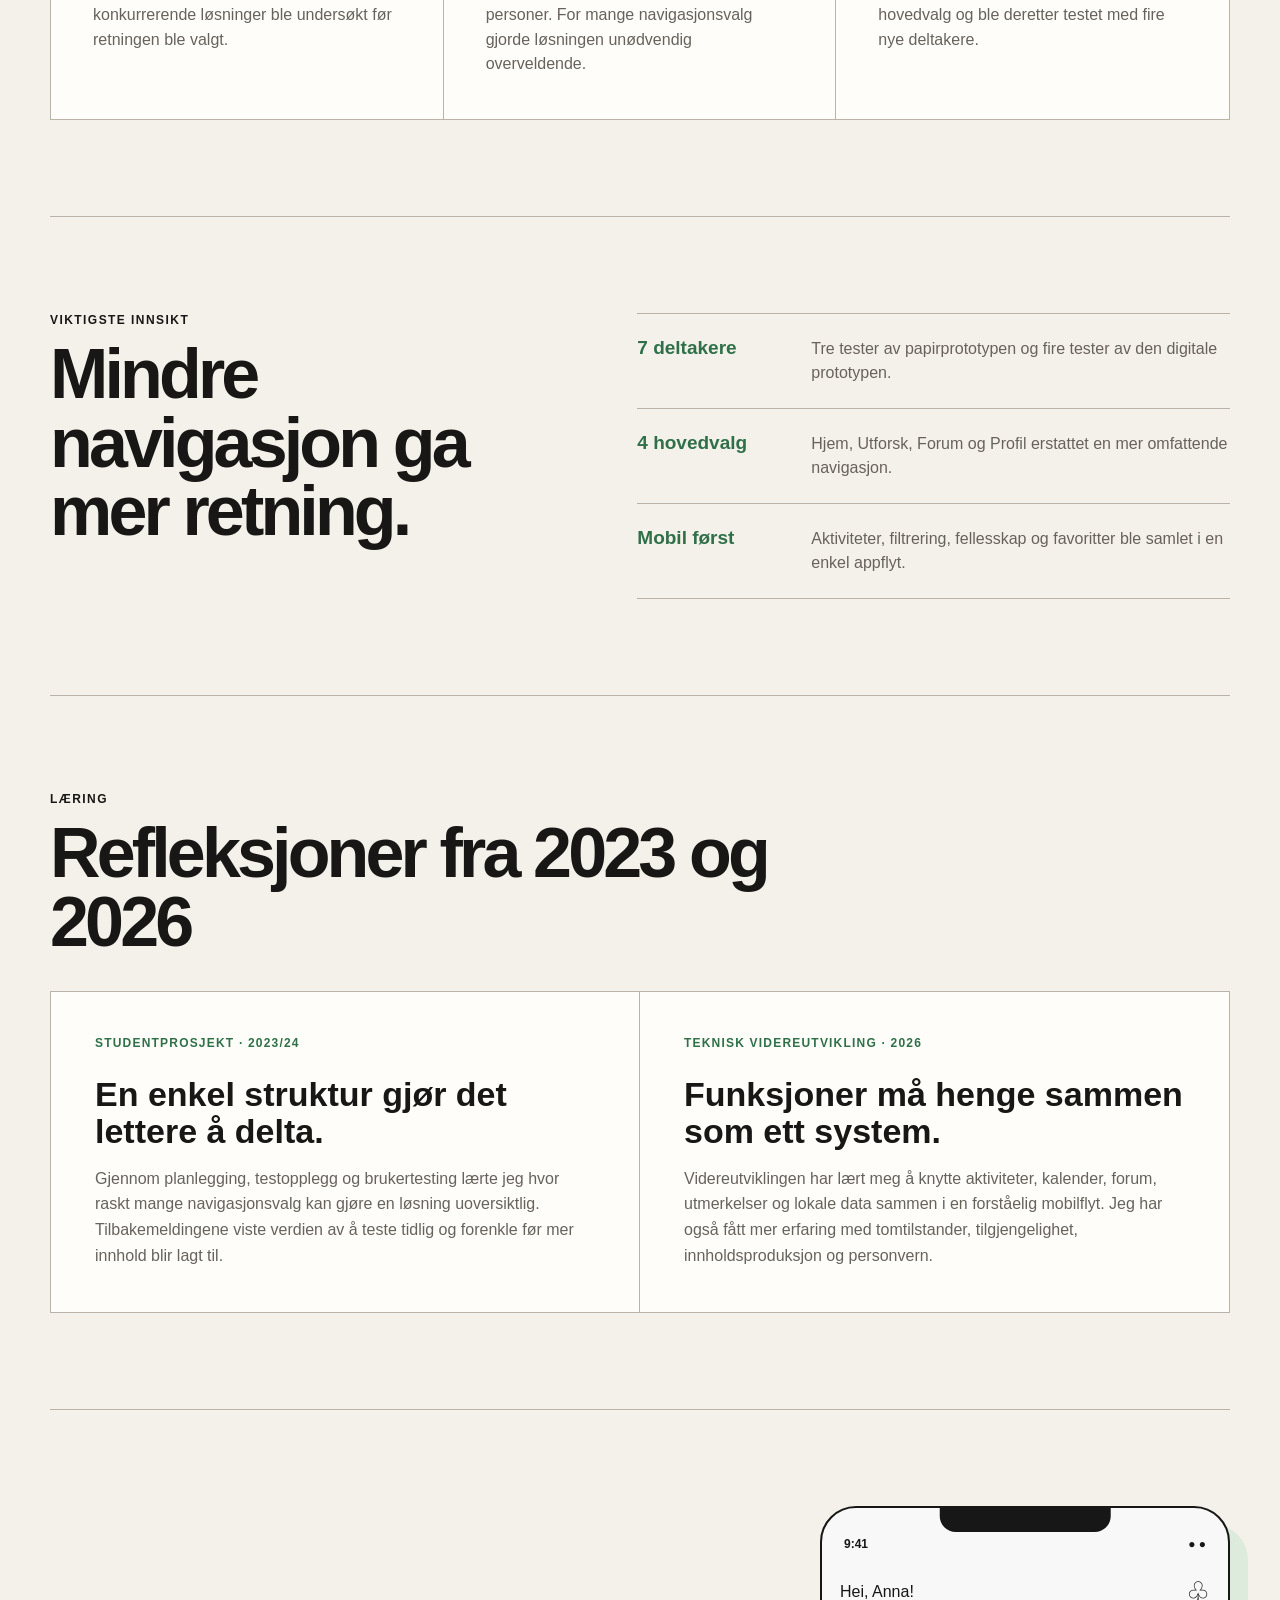
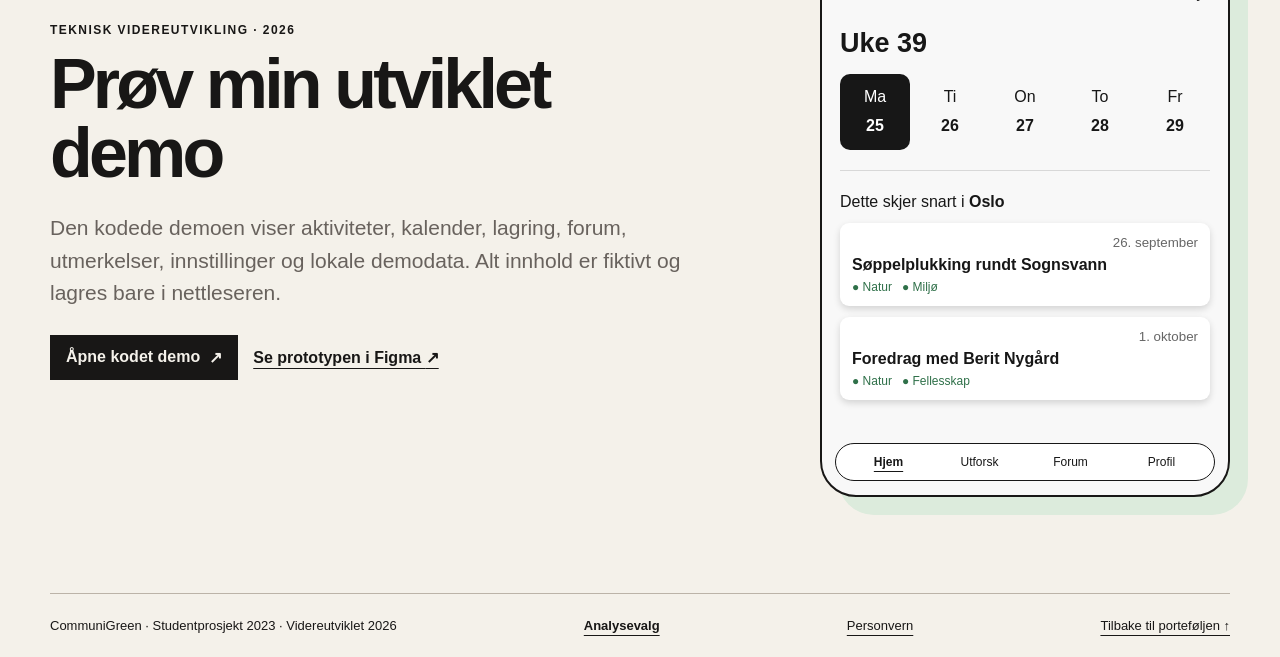
<file: communigreen.html>
<!DOCTYPE html>
<html lang="no">
<head>
  <meta charset="UTF-8">
  <meta name="viewport" content="width=device-width, initial-scale=1.0">
  <meta name="description" content="CommuniGreen, et studentkonsept fra 2023 om lokale miljøaktiviteter, fellesskap og mobil brukeropplevelse.">
  <title>CommuniGreen | John Michael Mauseth</title>
  <link rel="stylesheet" href="communigreen.css">
  <link rel="stylesheet" href="analytics.css">
  <script src="analytics.js" defer></script>
</head>

<body data-analytics-page-type="case" data-analytics-project-id="communigreen">
  <header class="site-header">
    <a class="site-name" href="index.html#prosjekter">← John Michael Mauseth</a>
    <nav class="site-nav" aria-label="Meny for CommuniGreen">
      <a href="#prosjekt">Prosjekt</a>
      <a href="#prosess">Prosess</a>
      <a href="#laring">Læring</a>
      <a href="#appen">Appen</a>
    </nav>
    <button class="theme-toggle" id="theme-toggle" type="button" aria-pressed="false" aria-label="Bytt til mørk modus">
      <span class="theme-icon" aria-hidden="true"></span>
      <span id="theme-label">Mørk</span>
    </button>
  </header>

  <main>
    <section class="hero" id="prosjekt" data-analytics-section="case_hero">
      <div class="hero-copy">
        <p class="eyebrow">Studentprosjekt · Mobil UX · 2023/26</p>
        <h1>Communi<span>Green</span></h1>
        <p class="hero-intro">Et mobilkonsept som samler lokale miljøaktiviteter, deling og fellesskap på ett sted.</p>
        <a class="button-link button-light" href="#appen" data-analytics-event="cta_click" data-analytics-project-id="communigreen" data-analytics-link-location="case_hero" data-analytics-cta-id="jump_to_demo">Se den kodede demoen <span aria-hidden="true">↓</span></a>
      </div>

      <dl class="project-facts">
        <div>
          <dt>
            <span class="project-fact-icon" aria-hidden="true">
              <svg viewBox="0 0 24 24" focusable="false"><path d="M6 8V6a2 2 0 0 1 2-2h8a2 2 0 0 1 2 2v2M4 8h16a1 1 0 0 1 1 1v10a1 1 0 0 1-1 1H4a1 1 0 0 1-1-1V9a1 1 0 0 1 1-1Zm8 0v12"/></svg>
            </span>
            Prosjekt
          </dt>
          <dd>Studentprosjekt ved BI, to personer</dd>
        </div>
        <div>
          <dt>
            <span class="project-fact-icon" aria-hidden="true">
              <svg viewBox="0 0 24 24" focusable="false"><circle cx="12" cy="8" r="4"/><path d="M4.5 21a7.5 7.5 0 0 1 15 0"/></svg>
            </span>
            Mitt bidrag
          </dt>
          <dd>Ideutvikling, planlegging og brukertesting</dd>
        </div>
        <div>
          <dt>
            <span class="project-fact-icon" aria-hidden="true">
              <svg viewBox="0 0 24 24" focusable="false"><path d="m4 17 5-5 4 4 7-8"/><path d="M15 8h5v5"/></svg>
            </span>
            Videre arbeid
          </dt>
          <dd>Selvstendig teknisk videreutvikling i 2026</dd>
        </div>
      </dl>
    </section>

    <div class="page-shell">
      <section class="case-intro" aria-labelledby="case-title">
        <div>
          <p class="eyebrow">Bakgrunn</p>
          <h2 id="case-title">Lokale valg blir lettere når mulighetene er synlige.</h2>
        </div>
        <div class="case-copy">
          <p>CommuniGreen ble utviklet med utgangspunkt i FNs bærekraftsmål 11.6. Konseptet skulle gjøre det enklere å finne aktiviteter, dele ressurser og delta i lokale miljøinitiativ.</p>
          <p>Den opprinnelige prototypen i Figma ble utformet av min medstudent. Jeg hadde ansvar for ideutvikling, planlegging, testopplegg, brukertesting og den skriftlige dokumentasjonen. Konseptet videreutvikles med tillatelse.</p>
        </div>
      </section>

      <section class="process-section" id="prosess" aria-labelledby="process-title" data-analytics-section="process">
        <header class="section-heading">
          <p class="eyebrow">Prosess</p>
          <h2 id="process-title">Fra papirskisse til testet prototype.</h2>
        </header>
        <div class="process-grid">
          <article>
            <p class="step-number">01</p>
            <h3>Utforske</h3>
            <p>Problem, målgruppe, behov og konkurrerende løsninger ble undersøkt før retningen ble valgt.</p>
          </article>
          <article>
            <p class="step-number">02</p>
            <h3>Teste tidlig</h3>
            <p>Papirprototypen ble testet med tre personer. For mange navigasjonsvalg gjorde løsningen unødvendig overveldende.</p>
          </article>
          <article>
            <p class="step-number">03</p>
            <h3>Forenkle</h3>
            <p>Den digitale prototypen i Figma fikk fire hovedvalg og ble deretter testet med fire nye deltakere.</p>
          </article>
        </div>
      </section>

      <section class="insight-section" aria-labelledby="insight-title" data-analytics-section="insight">
        <div class="section-heading">
          <p class="eyebrow">Viktigste innsikt</p>
          <h2 id="insight-title">Mindre navigasjon ga mer retning.</h2>
        </div>
        <div class="insight-list">
          <p><strong>7 deltakere</strong><span>Tre tester av papirprototypen og fire tester av den digitale prototypen.</span></p>
          <p><strong>4 hovedvalg</strong><span>Hjem, Utforsk, Forum og Profil erstattet en mer omfattende navigasjon.</span></p>
          <p><strong>Mobil først</strong><span>Aktiviteter, filtrering, fellesskap og favoritter ble samlet i en enkel appflyt.</span></p>
        </div>
      </section>

      <section class="learning-section" id="laring" aria-labelledby="learning-title" data-analytics-section="learning">
        <header class="section-heading">
          <p class="eyebrow">Læring</p>
          <h2 id="learning-title">Refleksjoner fra 2023 og 2026</h2>
        </header>
        <div class="learning-grid">
          <article>
            <p class="learning-period">Studentprosjekt · 2023/24</p>
            <h3>En enkel struktur gjør det lettere å delta.</h3>
            <p>Gjennom planlegging, testopplegg og brukertesting lærte jeg hvor raskt mange navigasjonsvalg kan gjøre en løsning uoversiktlig. Tilbakemeldingene viste verdien av å teste tidlig og forenkle før mer innhold blir lagt til.</p>
          </article>
          <article>
            <p class="learning-period">Teknisk videreutvikling · 2026</p>
            <h3>Funksjoner må henge sammen som ett system.</h3>
            <p>Videreutviklingen har lært meg å knytte aktiviteter, kalender, forum, utmerkelser og lokale data sammen i en forståelig mobilflyt. Jeg har også fått mer erfaring med tomtilstander, tilgjengelighet, innholdsproduksjon og personvern.</p>
          </article>
        </div>
      </section>

      <section class="app-section" id="appen" aria-labelledby="app-title" data-analytics-section="demo">
        <div class="app-copy">
          <p class="eyebrow">Teknisk videreutvikling · 2026</p>
          <h2 id="app-title">Prøv min utviklet demo</h2>
          <p>Den kodede demoen viser aktiviteter, kalender, lagring, forum, utmerkelser, innstillinger og lokale demodata. Alt innhold er fiktivt og lagres bare i nettleseren.</p>
          <div class="action-links">
            <a class="button-link" href="communigreen-demo.html" target="_blank" rel="noreferrer" data-analytics-event="demo_open" data-analytics-project-id="communigreen" data-analytics-link-location="demo_section" data-analytics-cta-id="open_demo">Åpne kodet demo <span aria-hidden="true">↗</span></a>
            <a class="text-link" href="https://www.figma.com/design/lvuQXDJJQy8pjNZ1voYeGT/CommuniGreen-App?node-id=21-684" target="_blank" rel="noreferrer" data-analytics-event="resource_open" data-analytics-project-id="communigreen" data-analytics-link-location="demo_section" data-analytics-resource-id="figma">Se prototypen i Figma <span aria-hidden="true">↗</span></a>
          </div>
        </div>

        <div class="phone-preview" aria-label="Forenklet forhåndsvisning av CommuniGreen-hjemskjermen">
          <div class="phone-status" aria-hidden="true"><span>9:41</span><span>● ●</span></div>
          <div class="phone-heading"><p>Hei, Anna!</p><span aria-hidden="true">♧</span></div>
          <h3>Uke 39</h3>
          <div class="calendar" aria-label="Eksempeluke">
            <span class="active">Ma<br><b>25</b></span><span>Ti<br><b>26</b></span><span>On<br><b>27</b></span><span>To<br><b>28</b></span><span>Fr<br><b>29</b></span>
          </div>
          <p class="nearby">Dette skjer snart i <strong>Oslo</strong></p>
          <div class="activity-card"><small>26. september</small><strong>Søppelplukking rundt Sognsvann</strong><span>● Natur&nbsp;&nbsp; ● Miljø</span></div>
          <div class="activity-card"><small>1. oktober</small><strong>Foredrag med Berit Nygård</strong><span>● Natur&nbsp;&nbsp; ● Fellesskap</span></div>
          <nav class="phone-nav" aria-label="Eksempel på appnavigasjon"><span class="selected">Hjem</span><span>Utforsk</span><span>Forum</span><span>Profil</span></nav>
        </div>
      </section>
    </div>
  </main>

  <footer class="site-footer">
    <p>CommuniGreen · Studentprosjekt 2023 · Videreutviklet 2026</p>
    <button class="analytics-preferences-button" type="button" data-analytics-preferences>Analysevalg</button>
    <a href="personvern.html">Personvern</a>
    <a href="index.html#prosjekter">Tilbake til porteføljen ↑</a>
  </footer>

  <script>
    (() => {
      const themeToggle = document.getElementById("theme-toggle");
      const themeLabel = document.getElementById("theme-label");
      const savedTheme = localStorage.getItem("portfolio-theme");

      function setTheme(isDark) {
        document.body.classList.toggle("dark-mode", isDark);
        themeToggle.setAttribute("aria-pressed", String(isDark));
        themeToggle.setAttribute("aria-label", isDark ? "Bytt til lys modus" : "Bytt til mørk modus");
        themeLabel.textContent = isDark ? "Lys" : "Mørk";
      }

      setTheme(savedTheme ? savedTheme === "dark" : window.matchMedia("(prefers-color-scheme: dark)").matches);
      themeToggle.addEventListener("click", () => {
        const isDark = !document.body.classList.contains("dark-mode");
        setTheme(isDark);
        localStorage.setItem("portfolio-theme", isDark ? "dark" : "light");
      });
    })();
  </script>
</body>
</html>
</file>
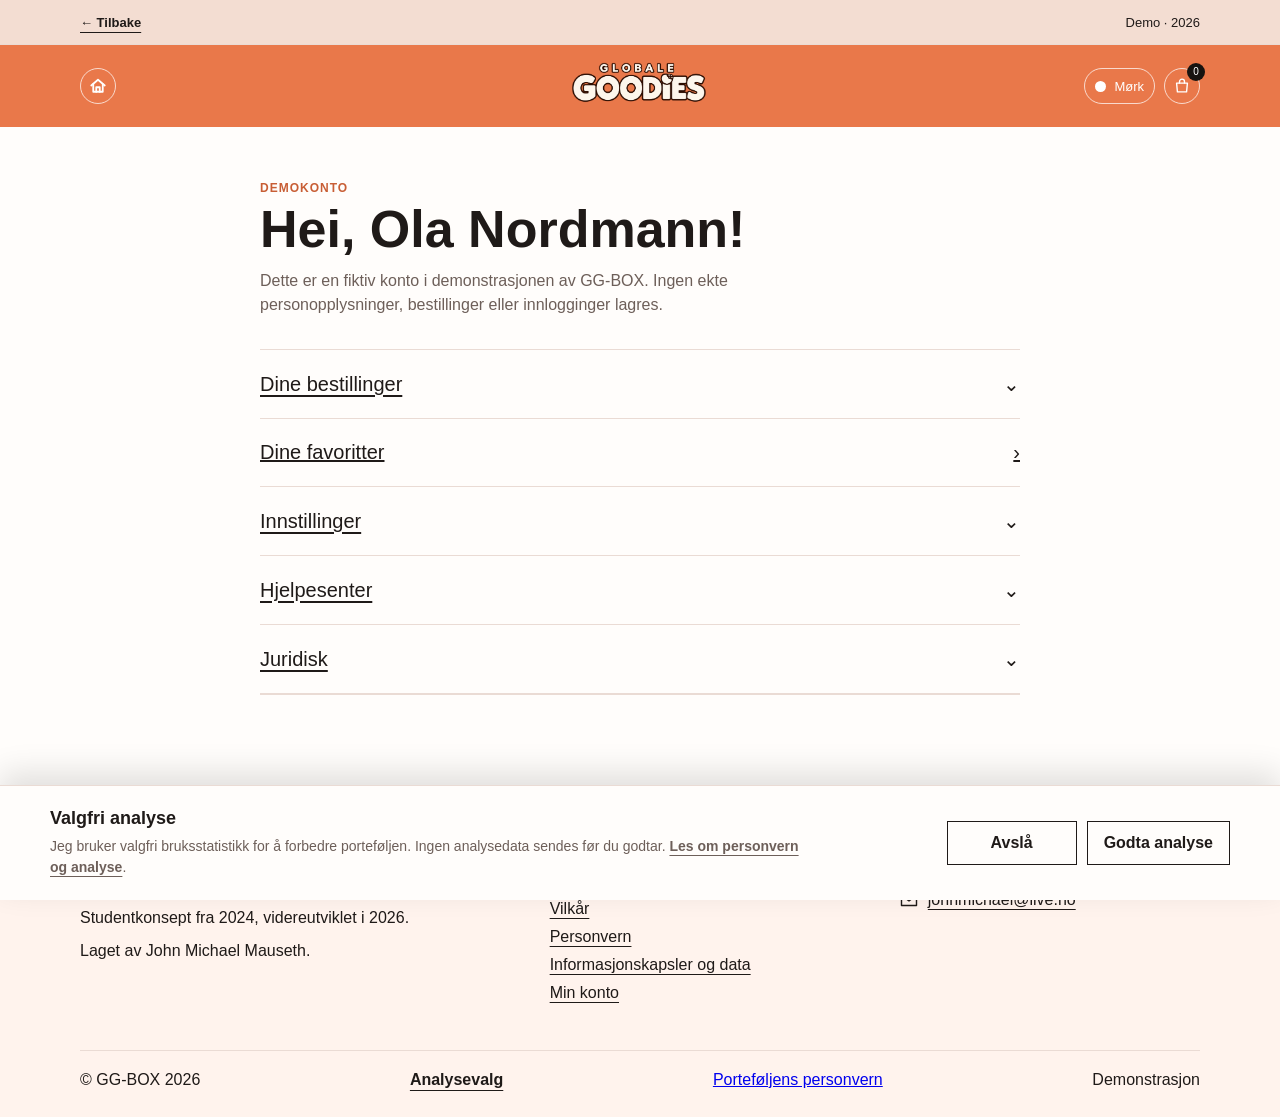
<file: gg-box-account.html>
<!DOCTYPE html>
<html lang="no">
<head>
  <meta charset="UTF-8">
  <meta name="viewport" content="width=device-width, initial-scale=1.0">
  <meta
    name="description"
    content="Fiktiv konto for GG-BOX i en demonstrasjon."
  >
  <title>GG-BOX | Min konto</title>

  <link rel="stylesheet" href="gg-box-demo.css">
  <link rel="stylesheet" href="gg-box-account.css">
  <link rel="stylesheet" href="gg-box-header.css">
  <link rel="stylesheet" href="analytics.css">
  <script src="analytics.js" defer></script>
</head>

<body data-analytics-page-type="demo" data-analytics-project-id="gg_box">
  <div class="shop-meta">
    <div class="shop-meta-inner">
      <a href="gg-box.html" aria-label="Tilbake til GG-BOX-casen">← Tilbake</a>
      <span>Demo · 2026</span>
    </div>
  </div>
  <header class="shop-header">
    <div class="shop-header-inner">
      <a class="shop-return" href="gg-box-demo.html" aria-label="Til GG-BOX butikkforside" title="Hjem">
        <svg class="shop-return-icon" viewBox="0 0 20 20" aria-hidden="true" focusable="false">
          <path d="M3.25 9.5 10 3.75l6.75 5.75"></path>
          <path d="M5.25 8.25v7.5h9.5v-7.5"></path>
          <path d="M8.25 15.75v-4.5h3.5v4.5"></path>
        </svg>
      </a>

      <a class="shop-logo" href="gg-box-demo.html" aria-label="Til Globale Goodies">
        <span class="shop-logo-crop" aria-hidden="true">
          <img class="shop-logo-image" src="images/gg-box/globale-goodies-logo.png" alt="">
        </span>
      </a>

      <div class="shop-actions">
        <button
          id="theme-toggle"
          class="theme-toggle"
          type="button"
          aria-pressed="false"
          aria-label="Bytt til mørk modus"
        >
          <span class="theme-icon" aria-hidden="true"></span>
          <span data-theme-label>Mørk</span>
        </button>
        <a
          class="header-icon icon-cart"
          href="gg-box-demo.html#handlekurv"
          aria-label="Åpne handlekurven"
          title="Handlekurv"
        >
          <svg viewBox="0 0 24 24" aria-hidden="true">
            <path d="M5.5 8.5h13l-1 10.5h-11z"></path>
            <path d="M9 8.5V6.8a3 3 0 0 1 6 0v1.7"></path>
          </svg>
          <span id="cart-count">0</span>
        </a>
      </div>
    </div>
  </header>

  <main id="konto" class="account-main">
    <section class="account-intro">
      <p class="section-label">DEMOKONTO</p>
      <h1>Hei, Ola Nordmann!</h1>
      <p>
        Dette er en fiktiv konto i demonstrasjonen av GG-BOX. Ingen ekte
        personopplysninger, bestillinger eller innlogginger lagres.
      </p>
    </section>

    <section class="account-menu" aria-label="Kontoalternativer">
      <button
        id="orders-toggle"
        class="account-row"
        type="button"
        aria-expanded="false"
        aria-controls="orders-panel"
      >
        <span>Dine bestillinger</span>
        <span class="account-arrow" aria-hidden="true">⌄</span>
      </button>

      <div
        id="orders-panel"
        class="orders-panel"
        aria-live="polite"
        hidden
      ></div>

      <a class="account-row" href="gg-box-favorites.html">
  <span>Dine favoritter</span>
  <span aria-hidden="true">›</span>
</a>

      <button
        class="account-row"
        id="settings-toggle"
        type="button"
        aria-expanded="false"
        aria-controls="settings-panel"
      >
        <span>Innstillinger</span>
        <span class="account-arrow" aria-hidden="true">⌄</span>
      </button>

      <section class="settings-panel" id="settings-panel" aria-label="Innstillinger" hidden>
        <div class="settings-theme">
          <div>
            <strong>Aktivt fargetema</strong>
            <p>Endres med knappen øverst på siden.</p>
          </div>
          <strong id="current-theme">Lys modus</strong>
        </div>

        <div class="settings-action">
          <div class="settings-action-copy">
            <strong>Handlekurv</strong>
            <p>Fjern alle varer som er lagret i handlekurven.</p>
          </div>
          <button type="button" data-clear-setting="cart">Tøm handlekurv</button>
        </div>

        <div class="settings-action">
          <div class="settings-action-copy">
            <strong>Favoritter</strong>
            <p>Fjern alle GG-BOXer du har lagret som favoritter.</p>
          </div>
          <button type="button" data-clear-setting="favorites">Fjern favoritter</button>
        </div>

        <div class="settings-action">
          <div class="settings-action-copy">
            <strong>Bestillingshistorikk</strong>
            <p>Fjern både pågående og tidligere demobestillinger.</p>
          </div>
          <button type="button" data-clear-setting="orders">Fjern historikk</button>
        </div>

        <p class="settings-note">
          Disse valgene påvirker bare demodata som er lagret lokalt i nettleseren.
        </p>
      </section>

      <button
        class="account-row"
        id="help-toggle"
        type="button"
        aria-expanded="false"
        aria-controls="help-panel"
      >
        <span>Hjelpesenter</span>
        <span class="account-arrow" aria-hidden="true">⌄</span>
      </button>

      <section class="help-panel" id="help-panel" aria-label="Simulert hjelpechat" hidden>
        <div class="help-header">
          <span class="help-icon" aria-hidden="true">
            <svg viewBox="0 0 24 24" role="img">
              <path d="M6.5 5.5h11a2 2 0 0 1 2 2v7a2 2 0 0 1-2 2h-5l-3.6 2.7c-.5.4-1.2 0-1.2-.6v-2.1H6.5a2 2 0 0 1-2-2v-7a2 2 0 0 1 2-2Z" />
              <path d="M8.5 9.5h7M8.5 12.5h4.5" />
            </svg>
          </span>
          <div>
            <strong>GG-BOX hjelp</strong>
            <p>Simulert veiledning med ferdige svar.</p>
          </div>
        </div>

        <div class="help-messages" id="help-messages" aria-live="polite">
          <div class="help-message help-message-bot">
            Hei! Velg et spørsmål, så viser jeg et kort svar om demoen.
          </div>
        </div>

        <div class="help-questions" aria-label="Velg et spørsmål">
          <button type="button" data-help-question="about">Hva er GG-BOX?</button>
          <button type="button" data-help-question="orders">Hvordan fungerer demobestillinger?</button>
          <button type="button" data-help-question="storage">Hvor lagres handlekurven?</button>
          <button type="button" data-help-question="delete">Hvordan fjerner jeg lagrede data?</button>
          <button type="button" data-help-question="payment">Kan jeg betale på ekte?</button>
        </div>

        <button class="help-reset" id="help-reset" type="button">Start samtalen på nytt</button>
      </section>

      <details id="juridisk" class="legal-details">
        <summary>
          <span>Juridisk</span>
          <span class="legal-arrow" aria-hidden="true">⌄</span>
        </summary>

        <div class="legal-links">
          <a href="gg-box-privacy.html#vilkar">
            Vilkår og betingelser
          </a>

          <a href="gg-box-privacy.html#personvern">
  Personvernerklæring
</a>

         <a href="gg-box-privacy.html#informasjonskapsler">
  Informasjonskapsler og data
</a>

          <button
            id="data-request-toggle"
            type="button"
            aria-expanded="false"
            aria-controls="data-request-panel"
          >
            Få tilsendt dine personopplysninger
          </button>
        </div>

        <section
          class="data-request-panel"
          id="data-request-panel"
          aria-labelledby="data-request-title"
          hidden
        >
          <div class="data-request-icon" aria-hidden="true">
            <svg viewBox="0 0 48 48">
              <rect x="11" y="20" width="26" height="21" rx="3"></rect>
              <path d="M17 20v-6a7 7 0 0 1 14 0v6"></path>
              <circle cx="24" cy="30" r="2.5"></circle>
              <path d="M24 32.5v4"></path>
            </svg>
          </div>

          <div class="data-request-content">
            <p class="section-label">DEMOSIMULERING</p>
            <h2 id="data-request-title">Din lokale demoversikt</h2>
            <p>
              En ekte tjeneste kunne sendt en kopi av lagrede
              personopplysninger. GG-BOX har ingen database og sender ingen
              epost. Oversikten nedenfor viser bare lokale demodata.
            </p>

            <dl class="data-summary">
              <div><dt>Varer i handlekurven</dt><dd id="data-cart-count">0</dd></div>
              <div><dt>Lagrede favoritter</dt><dd id="data-favorite-count">0</dd></div>
              <div><dt>Demobestillinger</dt><dd id="data-order-count">0</dd></div>
            </dl>

            <button class="data-request-button" id="data-request-button" type="button">
              Simuler forespørsel
            </button>
            <p class="data-request-status" id="data-request-status" role="status"></p>
          </div>
        </section>
      </details>
    </section>
  </main>

  <footer class="demo-footer">
    <div class="footer-main">
      <div class="footer-about">
        <a class="footer-brand" href="gg-box-demo.html">GG-BOX</a>
        <p>Studentkonsept fra 2024, videreutviklet i 2026.</p>
        <p class="footer-credit">Laget av John Michael Mauseth.</p>
      </div>

      <nav class="footer-links" aria-label="Informasjonslenker">
        <p class="footer-heading">Informasjon</p>
        <a href="gg-box-privacy.html#vilkar">Vilkår</a>
        <a href="gg-box-privacy.html#personvern">Personvern</a>
        <a href="gg-box-privacy.html#informasjonskapsler">
          Informasjonskapsler og data
        </a>
        <a href="gg-box-account.html">Min konto</a>
      </nav>

      <div class="footer-contact">
        <p class="footer-heading">Kontakt</p>
        <div class="footer-contact-links">
          <a
            href="mailto:johnmichael@live.no"
            aria-label="Send epost"
            data-analytics-event="contact_intent"
            data-analytics-project-id="gg_box"
            data-analytics-link-location="demo_footer"
            data-analytics-contact-method="email"
          >
            <svg viewBox="0 0 24 24" aria-hidden="true">
              <path d="M3 5.5h18v13H3z"></path>
              <path d="m4 7 8 6 8-6"></path>
            </svg>
            <span>johnmichael@live.no</span>
          </a>

        </div>
      </div>
    </div>

    <div class="footer-bottom">
      <p>© GG-BOX 2026</p>
      <button class="analytics-preferences-button" type="button" data-analytics-preferences>
        Analysevalg
      </button>
      <a href="personvern.html">Porteføljens personvern</a>
      <p>Demonstrasjon</p>
    </div>
  </footer>


  <p id="site-notice" class="site-notice" role="status" aria-live="polite"></p>

  <script src="script.js"></script>
  <script src="gg-box-account.js"></script>
</body>
</html>
</file>
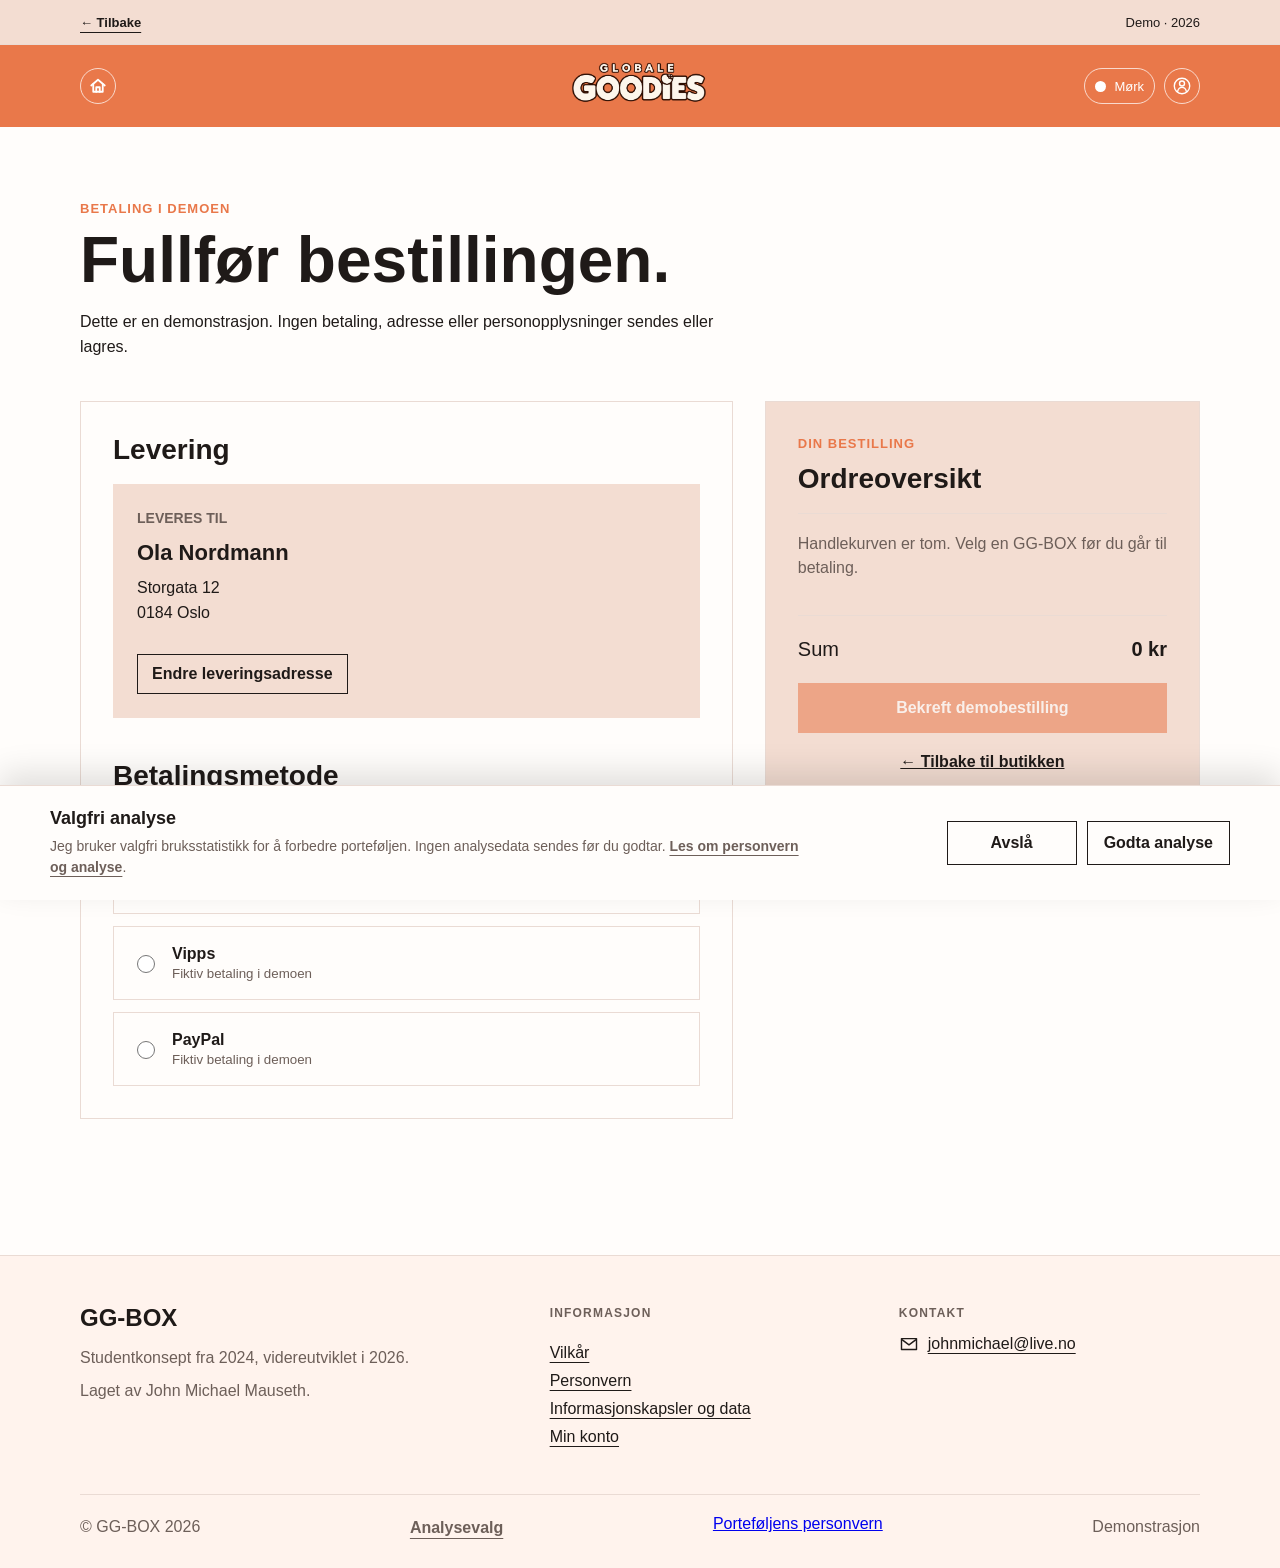
<file: gg-box-checkout.html>
<!DOCTYPE html>
<html lang="no">
<head>
  <meta charset="UTF-8">
  <meta name="viewport" content="width=device-width, initial-scale=1.0">
  <meta
    name="description"
    content="Fiktiv betalingsside for demonstrasjonen av GG-BOX."
  >
  <title>Betaling | GG-BOX</title>
  <link rel="stylesheet" href="gg-box-checkout.css">
  <link rel="stylesheet" href="gg-box-footer.css">
  <link rel="stylesheet" href="gg-box-header.css">
  <link rel="stylesheet" href="analytics.css">
  <script src="analytics.js" defer></script>
</head>

<body data-analytics-page-type="demo" data-analytics-project-id="gg_box">
  <div class="shop-meta">
    <div class="shop-meta-inner">
      <a href="gg-box.html" aria-label="Tilbake til GG-BOX-casen">← Tilbake</a>
      <span>Demo · 2026</span>
    </div>
  </div>
  <header class="shop-header">
    <div class="shop-header-inner">
      <a class="shop-return" href="gg-box-demo.html" aria-label="Til GG-BOX butikkforside" title="Hjem">
        <svg class="shop-return-icon" viewBox="0 0 20 20" aria-hidden="true" focusable="false">
          <path d="M3.25 9.5 10 3.75l6.75 5.75"></path>
          <path d="M5.25 8.25v7.5h9.5v-7.5"></path>
          <path d="M8.25 15.75v-4.5h3.5v4.5"></path>
        </svg>
      </a>

      <a class="shop-logo" href="gg-box-demo.html" aria-label="Til Globale Goodies">
        <span class="shop-logo-crop" aria-hidden="true">
          <img class="shop-logo-image" src="images/gg-box/globale-goodies-logo.png" alt="">
        </span>
      </a>

      <div class="shop-actions">
        <button
          id="theme-toggle"
          class="theme-toggle"
          type="button"
          aria-pressed="false"
          aria-label="Bytt til mørk modus"
        >
          <span class="theme-icon" aria-hidden="true"></span>
          <span data-theme-label>Mørk</span>
        </button>
        <a
          class="header-icon icon-account"
          href="gg-box-account.html"
          aria-label="Åpne konto"
          title="Konto"
        >
          <svg viewBox="0 0 24 24" aria-hidden="true">
            <circle cx="12" cy="12" r="9.25"></circle>
            <circle cx="12" cy="9" r="3"></circle>
            <path d="M6.8 18.3c.8-3 2.6-4.6 5.2-4.6s4.4 1.6 5.2 4.6"></path>
          </svg>
          <span class="visually-hidden">Konto</span>
        </a>
      </div>
    </div>
  </header>

  <main class="checkout-page">
    <div class="page-intro">
      <p class="eyebrow">Betaling i demoen</p>
      <h1>Fullfør bestillingen.</h1>
      <p>
        Dette er en demonstrasjon. Ingen betaling, adresse eller
        personopplysninger sendes eller lagres.
      </p>
    </div>

    <div class="checkout-layout">
      <section class="checkout-panel" aria-labelledby="delivery-title">
        <h2 id="delivery-title">Levering</h2>

        <div class="delivery-card">
          <p class="delivery-label">Leveres til</p>
          <p class="delivery-name">Ola Nordmann</p>
          <p>Storgata 12<br>0184 Oslo</p>

          <button
            class="secondary-button"
            type="button"
            data-coming-soon="Endring av adresse er ikke aktivert i denne demonstrasjonen."
          >
            Endre leveringsadresse
          </button>
        </div>

        <h2>Betalingsmetode</h2>

        <fieldset class="payment-options">
          <legend>Velg en fiktiv betalingsmetode</legend>

          <label class="payment-option">
            <input type="radio" name="payment" value="Visa" checked>
            <span>
              <strong>Kort</strong>
              <small>Visa •••• 4242</small>
            </span>
          </label>

          <label class="payment-option">
            <input type="radio" name="payment" value="Vipps">
            <span>
              <strong>Vipps</strong>
              <small>Fiktiv betaling i demoen</small>
            </span>
          </label>

          <label class="payment-option">
            <input type="radio" name="payment" value="PayPal">
            <span>
              <strong>PayPal</strong>
              <small>Fiktiv betaling i demoen</small>
            </span>
          </label>
        </fieldset>
      </section>

      <aside class="order-summary" aria-labelledby="summary-title">
        <p class="eyebrow">Din bestilling</p>
        <h2 id="summary-title">Ordreoversikt</h2>

        <div id="checkout-items"></div>

        <div class="summary-total">
          <span>Sum</span>
          <strong id="checkout-total">0 kr</strong>
        </div>

        <button id="confirm-order" class="primary-button" type="button">
          Bekreft demobestilling
        </button>

        <a class="back-link" href="gg-box-demo.html">
          ← Tilbake til butikken
        </a>
      </aside>
    </div>
  </main>

  <footer class="demo-footer">
    <div class="footer-main">
      <div class="footer-about">
        <a class="footer-brand" href="gg-box-demo.html">GG-BOX</a>
        <p>Studentkonsept fra 2024, videreutviklet i 2026.</p>
        <p class="footer-credit">Laget av John Michael Mauseth.</p>
      </div>

      <nav class="footer-links" aria-label="Informasjonslenker">
        <p class="footer-heading">Informasjon</p>
        <a href="gg-box-privacy.html#vilkar">Vilkår</a>
        <a href="gg-box-privacy.html#personvern">Personvern</a>
        <a href="gg-box-privacy.html#informasjonskapsler">
          Informasjonskapsler og data
        </a>
        <a href="gg-box-account.html">Min konto</a>
      </nav>

      <div class="footer-contact">
        <p class="footer-heading">Kontakt</p>
        <div class="footer-contact-links">
          <a
            href="mailto:johnmichael@live.no"
            aria-label="Send epost"
            data-analytics-event="contact_intent"
            data-analytics-project-id="gg_box"
            data-analytics-link-location="demo_footer"
            data-analytics-contact-method="email"
          >
            <svg viewBox="0 0 24 24" aria-hidden="true">
              <path d="M3 5.5h18v13H3z"></path>
              <path d="m4 7 8 6 8-6"></path>
            </svg>
            <span>johnmichael@live.no</span>
          </a>

        </div>
      </div>
    </div>

    <div class="footer-bottom">
      <p>© GG-BOX 2026</p>
      <button class="analytics-preferences-button" type="button" data-analytics-preferences>
        Analysevalg
      </button>
      <a href="personvern.html">Porteføljens personvern</a>
      <p>Demonstrasjon</p>
    </div>
  </footer>


  <p
    id="site-notice"
    class="site-notice"
    role="status"
    aria-live="polite"
  ></p>

  <script src="script.js"></script>
  <script src="gg-box-checkout.js"></script>
</body>
</html>
</file>
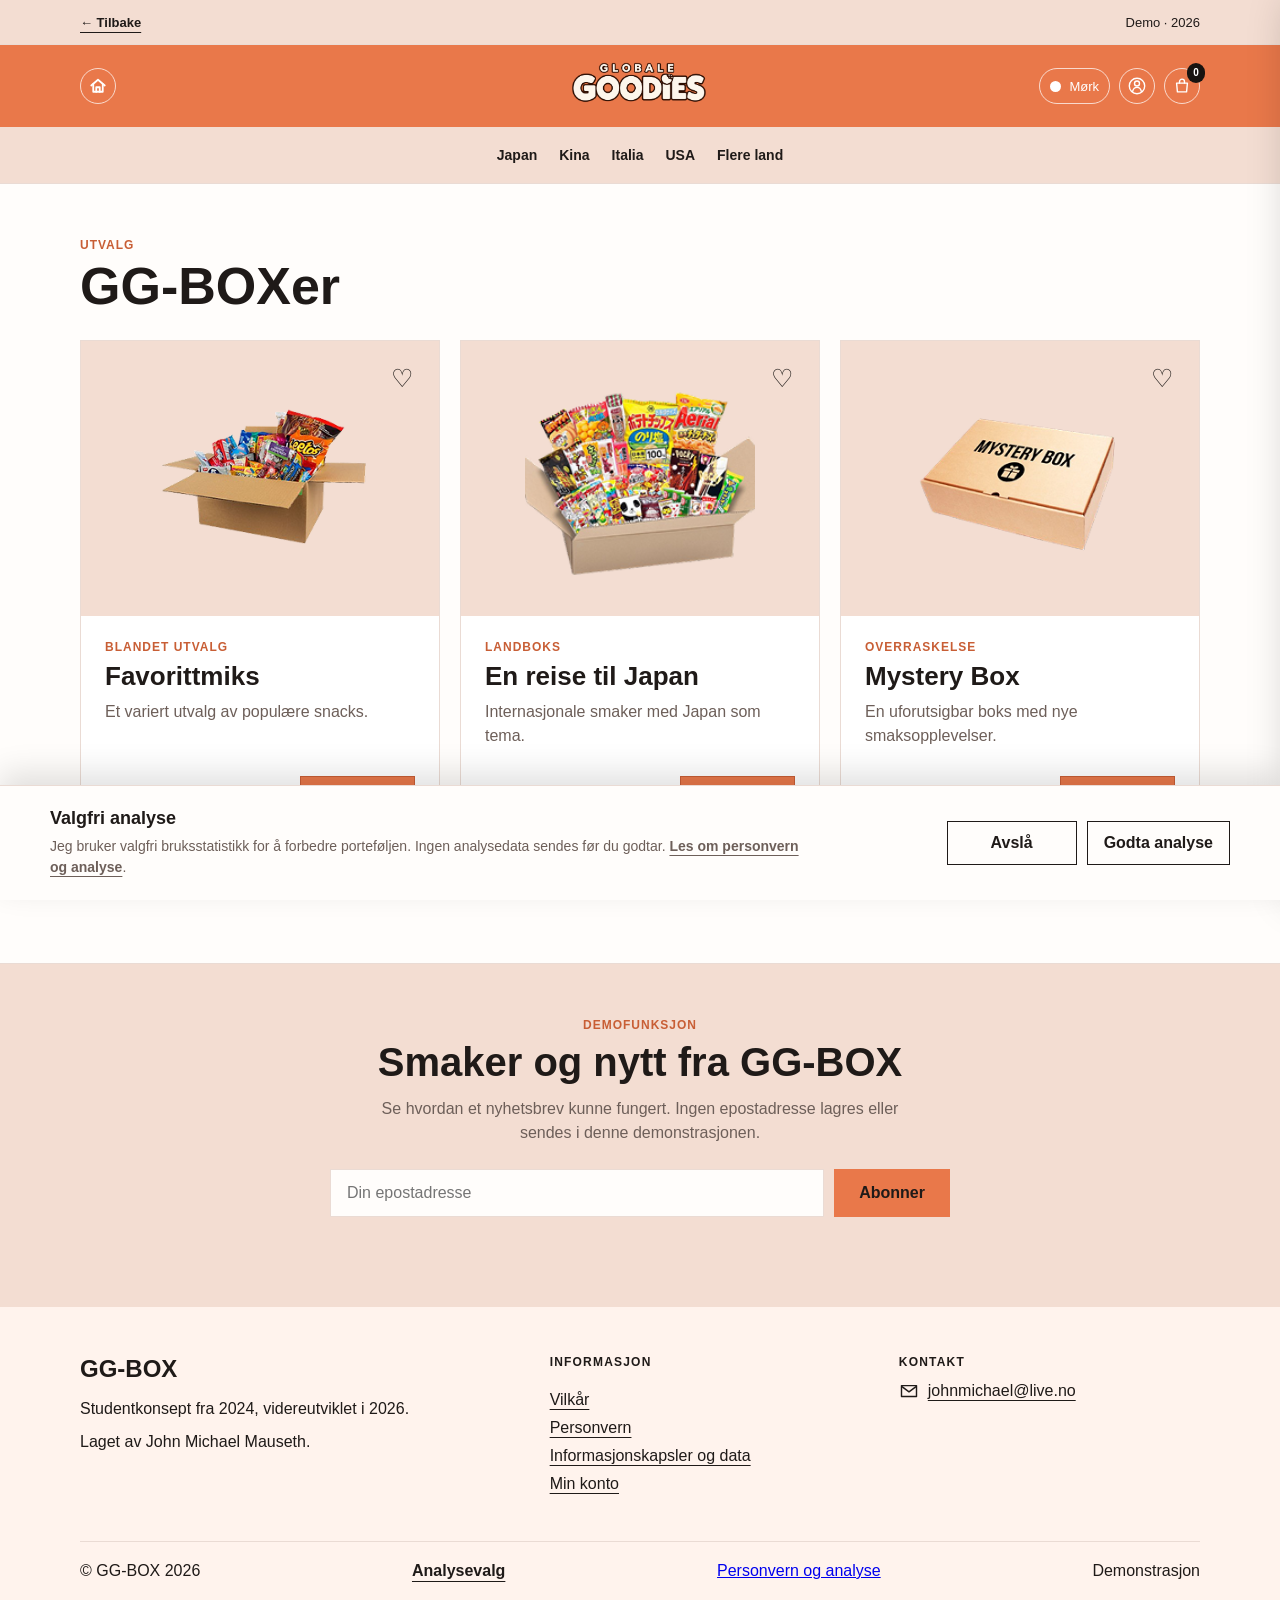
<file: gg-box-demo.html>
<!DOCTYPE html>
<html lang="no">
<head>
  <meta charset="UTF-8">
  <meta name="viewport" content="width=device-width, initial-scale=1.0">
  <meta
    name="description"
    content="GG-BOX, kodet demonstrasjon av netthandel."
  >
  <title>GG-BOX | Kodet demonstrasjon</title>

  <link rel="stylesheet" href="gg-box-demo.css">
  <link rel="stylesheet" href="gg-box-header.css">
  <link rel="stylesheet" href="analytics.css">
  <script src="analytics.js" defer></script>
</head>

<body data-analytics-page-type="demo" data-analytics-project-id="gg_box">
  <div class="shop-meta">
    <div class="shop-meta-inner">
      <a href="gg-box.html" aria-label="Tilbake til GG-BOX-casen">← Tilbake</a>
      <span>Demo · 2026</span>
    </div>
  </div>
  <header class="shop-header">
    <div class="shop-header-inner">
      <a class="shop-return" href="gg-box-demo.html" aria-label="Til GG-BOX butikkforside" title="Hjem">
        <svg class="shop-return-icon" viewBox="0 0 20 20" aria-hidden="true" focusable="false">
          <path d="M3.25 9.5 10 3.75l6.75 5.75"></path>
          <path d="M5.25 8.25v7.5h9.5v-7.5"></path>
          <path d="M8.25 15.75v-4.5h3.5v4.5"></path>
        </svg>
      </a>

      <a class="shop-logo" href="gg-box-demo.html" aria-label="Globale Goodies forside">
        <span class="shop-logo-crop" aria-hidden="true">
          <img class="shop-logo-image" src="images/gg-box/globale-goodies-logo.png" alt="">
        </span>
      </a>

      <div class="shop-actions">
        <button
          id="theme-toggle"
          class="theme-toggle"
          type="button"
          aria-pressed="false"
          aria-label="Bytt til mørk modus"
        >
          <span class="theme-icon" aria-hidden="true"></span>
          <span data-theme-label>Mørk</span>
        </button>

        <a
          class="header-icon icon-account"
          href="gg-box-account.html"
          aria-label="Åpne konto"
          title="Konto"
        >
          <svg viewBox="0 0 24 24" aria-hidden="true">
            <circle cx="12" cy="12" r="9.25"></circle>
            <circle cx="12" cy="9" r="3"></circle>
            <path d="M6.8 18.3c.8-3 2.6-4.6 5.2-4.6s4.4 1.6 5.2 4.6"></path>
          </svg>
          <span class="visually-hidden">Konto</span>
        </a>

        <button
          id="cart-toggle"
          class="cart-toggle header-icon icon-cart"
          type="button"
          aria-expanded="false"
          aria-controls="cart-drawer"
          aria-label="Åpne handlekurv"
          title="Handlekurv"
        >
          <svg viewBox="0 0 24 24" aria-hidden="true">
            <path d="M5.5 8.5h13l-1 10.5h-11z"></path>
            <path d="M9 8.5V6.8a3 3 0 0 1 6 0v1.7"></path>
          </svg>
          <span id="cart-count">0</span>
        </button>
      </div>
    </div>
  </header>

  <nav class="country-nav" aria-label="Landutvalg">
    <button type="button" data-coming-soon="Utvalget fra Japan kommer snart.">Japan</button>
    <button type="button" data-coming-soon="Utvalget fra Kina kommer snart.">Kina</button>
    <button type="button" data-coming-soon="Utvalget fra Italia kommer snart.">Italia</button>
    <button type="button" data-coming-soon="Utvalget fra USA kommer snart.">USA</button>
    <button type="button" data-coming-soon="Flere land kommer snart.">Flere land</button>
  </nav>

  <main class="gg-demo">
    <section class="products-section" id="produkter" aria-labelledby="products-heading">
      <p class="section-label">UTVALG</p>
      <h1 id="products-heading">GG-BOXer</h1>

      <div class="product-grid">
        <article class="product-card">
          
<button class="favorite-toggle" type="button" data-product="favorites">
  aria-label="Lagre Favorittmiks som favoritt"
>
  ♡
</button>
          <div class="product-media">
            <img
              src="images/gg-box/products/favorites-mix.png"
              alt="Favorittmiks fra GG-BOX"
            >
          </div>

          <div class="product-details">
            <p class="product-tag">Blandet utvalg</p>
            <h2>Favorittmiks</h2>
            <p>Et variert utvalg av populære snacks.</p>

            <div class="product-bottom">
              <strong>199 kr</strong>

              <button class="add-to-cart" type="button" data-product="favorites">
                Legg i kurv
              </button>
            </div>
          </div>
        </article>

        <article class="product-card">
          <button class="favorite-toggle" type="button" data-product="japan">
  aria-label="Lagre En reise til Japan som favoritt"
>
  ♡
</button>
          <div class="product-media">
            <img
              src="images/gg-box/products/japan-box.png"
              alt="En reise til Japan fra GG-BOX"
            >
          </div>

          <div class="product-details">
            <p class="product-tag">Landboks</p>
            <h2>En reise til Japan</h2>
            <p>Internasjonale smaker med Japan som tema.</p>

            <div class="product-bottom">
              <strong>249 kr</strong>

              <button class="add-to-cart" type="button" data-product="japan">
                Legg i kurv
              </button>
            </div>
          </div>
        </article>

        <article class="product-card">
          <button class="favorite-toggle" type="button" data-product="mystery">
>
  ♡
</button>
          <div class="product-media">
            <img
              src="images/gg-box/products/mystery-box.png"
              alt="Mystery Box fra GG-BOX"
            >
          </div>

          <div class="product-details">
            <p class="product-tag">Overraskelse</p>
            <h2>Mystery Box</h2>
            <p>En uforutsigbar boks med nye smaksopplevelser.</p>

            <div class="product-bottom">
              <strong>249 kr</strong>

              <button class="add-to-cart" type="button" data-product="mystery">
                Legg i kurv
              </button>
            </div>
          </div>
        </article>
      </div>
    </section>
  </main>

  <footer class="demo-footer">
    <section class="newsletter-section" aria-labelledby="newsletter-title">
      <div class="newsletter-inner">
        <p class="section-label">DEMOfunksjon</p>
        <h2 id="newsletter-title">Smaker og nytt fra GG-BOX</h2>
        <p>
          Se hvordan et nyhetsbrev kunne fungert. Ingen epostadresse lagres
          eller sendes i denne demonstrasjonen.
        </p>

        <form id="newsletter-form" class="newsletter-form" novalidate>
          <label class="visually-hidden" for="newsletter-email">
            Epostadresse
          </label>
          <input
            id="newsletter-email"
            name="email"
            type="email"
            inputmode="email"
            autocomplete="email"
            placeholder="Din epostadresse"
            required
          >
          <button type="submit">Abonner</button>
        </form>

        <p
          id="newsletter-status"
          class="newsletter-status"
          role="status"
          aria-live="polite"
        ></p>
      </div>
    </section>

    <div class="footer-main">
      <div class="footer-about">
        <a class="footer-brand" href="gg-box-demo.html">GG-BOX</a>
        <p>Studentkonsept fra 2024, videreutviklet i 2026.</p>
        <p class="footer-credit">Laget av John Michael Mauseth.</p>
      </div>

      <nav class="footer-links" aria-label="Informasjonslenker">
        <p class="footer-heading">Informasjon</p>
        <a href="gg-box-privacy.html#vilkar">Vilkår</a>
        <a href="gg-box-privacy.html#personvern">Personvern</a>
        <a href="gg-box-privacy.html#informasjonskapsler">
          Informasjonskapsler og data
        </a>
        <a href="gg-box-account.html">Min konto</a>
      </nav>

      <div class="footer-contact">
        <p class="footer-heading">Kontakt</p>
        <div class="footer-contact-links">
          <a href="mailto:johnmichael@live.no" aria-label="Send epost" data-analytics-event="contact_intent" data-analytics-project-id="gg_box" data-analytics-link-location="demo_footer" data-analytics-contact-method="email">
            <svg viewBox="0 0 24 24" aria-hidden="true">
              <path d="M3 5.5h18v13H3z"></path>
              <path d="m4 7 8 6 8-6"></path>
            </svg>
            <span>johnmichael@live.no</span>
          </a>

        </div>
      </div>
    </div>

    <div class="footer-bottom">
      <p>© GG-BOX 2026</p>
      <button class="analytics-preferences-button" type="button" data-analytics-preferences>Analysevalg</button>
      <a href="personvern.html">Personvern og analyse</a>
      <p>Demonstrasjon</p>
    </div>
  </footer>

  <div id="cart-backdrop" class="cart-backdrop" aria-hidden="true"></div>

  <aside
    id="cart-drawer"
    class="cart-drawer"
    aria-label="Handlekurv"
    aria-hidden="true"
  >
    <div class="cart-header">
      <h2>Handlekurv</h2>

      <button
        id="cart-close"
        class="cart-close"
        type="button"
        aria-label="Lukk handlekurv"
      >
        ×
      </button>
    </div>

    <div id="cart-items" class="cart-items">
      <p class="empty-cart">Handlekurven din er tom.</p>
    </div>

    <div class="cart-footer">
      <div class="cart-total">
        <span>Sum</span>
        <strong id="cart-total">0 kr</strong>
      </div>

      <button id="checkout-button" class="checkout-button" type="button">
        Gå til betaling
      </button>
    </div>
  </aside>

  <p id="site-notice" class="site-notice" role="status" aria-live="polite"></p>

  <script src="script.js"></script>
  <script src="gg-box-demo.js"></script>
</body>
</html>
</file>
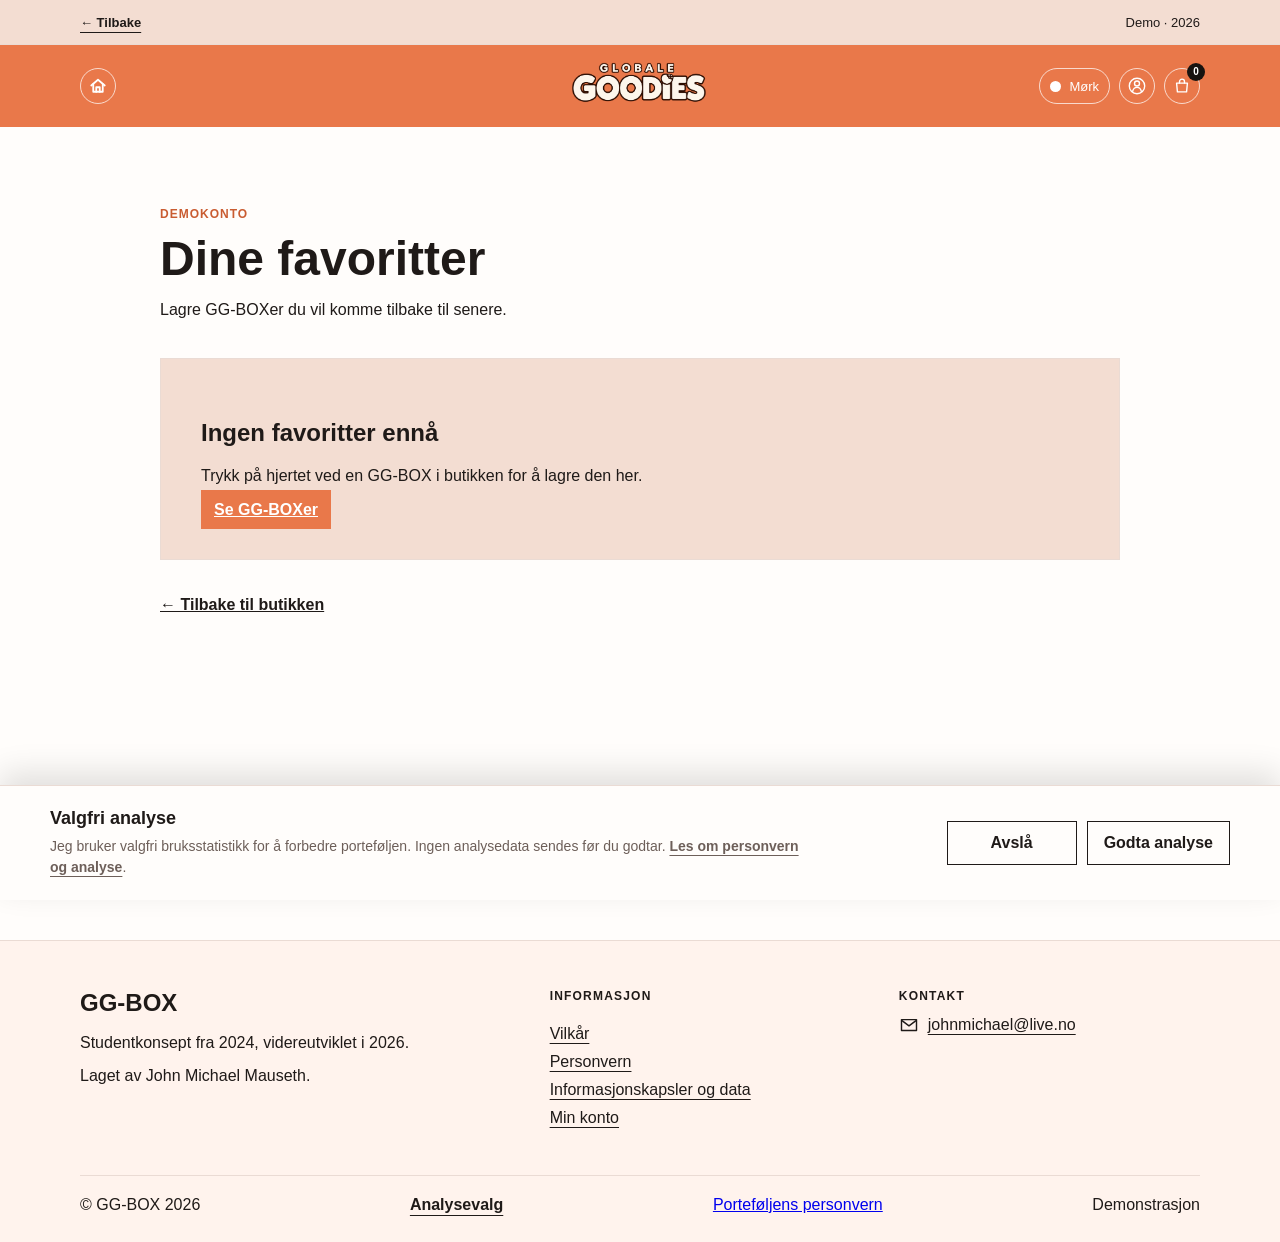
<file: gg-box-favorites.html>
<!DOCTYPE html>
<html lang="no">
<head>
  <meta charset="UTF-8">
  <meta name="viewport" content="width=device-width, initial-scale=1.0">
  <title>Dine favoritter | GG-BOX</title>

  <link rel="stylesheet" href="gg-box-demo.css">
  <link rel="stylesheet" href="gg-box-favorites.css">
  <link rel="stylesheet" href="gg-box-header.css">
  <link rel="stylesheet" href="analytics.css">
  <script src="analytics.js" defer></script>
</head>

<body data-analytics-page-type="demo" data-analytics-project-id="gg_box">
  <div class="gg-demo">
  <div class="shop-meta">
    <div class="shop-meta-inner">
      <a href="gg-box.html" aria-label="Tilbake til GG-BOX-casen">← Tilbake</a>
      <span>Demo · 2026</span>
    </div>
  </div>
  <header class="shop-header">
    <div class="shop-header-inner">
      <a class="shop-return" href="gg-box-demo.html" aria-label="Til GG-BOX butikkforside" title="Hjem">
        <svg class="shop-return-icon" viewBox="0 0 20 20" aria-hidden="true" focusable="false">
          <path d="M3.25 9.5 10 3.75l6.75 5.75"></path>
          <path d="M5.25 8.25v7.5h9.5v-7.5"></path>
          <path d="M8.25 15.75v-4.5h3.5v4.5"></path>
        </svg>
      </a>

      <a class="shop-logo" href="gg-box-demo.html" aria-label="Til Globale Goodies">
        <span class="shop-logo-crop" aria-hidden="true">
          <img class="shop-logo-image" src="images/gg-box/globale-goodies-logo.png" alt="">
        </span>
      </a>

      <div class="shop-actions">
        <button
          id="theme-toggle"
          class="theme-toggle"
          type="button"
          aria-pressed="false"
          aria-label="Bytt til mørk modus"
          title="Lys eller mørk modus"
        >
          <span class="theme-icon" aria-hidden="true"></span>
          <span data-theme-label>Mørk</span>
        </button>
        <a
          class="header-icon icon-account"
          href="gg-box-account.html"
          aria-label="Åpne konto"
          title="Konto"
        >
          <svg viewBox="0 0 24 24" aria-hidden="true">
            <circle cx="12" cy="12" r="9.25"></circle>
            <circle cx="12" cy="9" r="3"></circle>
            <path d="M6.8 18.3c.8-3 2.6-4.6 5.2-4.6s4.4 1.6 5.2 4.6"></path>
          </svg>
          <span class="visually-hidden">Konto</span>
        </a>
        <a
          class="header-icon icon-cart"
          href="gg-box-demo.html#handlekurv"
          aria-label="Åpne handlekurven"
          title="Handlekurv"
        >
          <svg viewBox="0 0 24 24" aria-hidden="true">
            <path d="M5.5 8.5h13l-1 10.5h-11z"></path>
            <path d="M9 8.5V6.8a3 3 0 0 1 6 0v1.7"></path>
          </svg>
          <span id="cart-count">0</span>
        </a>
      </div>
    </div>
  </header>

  <main class="favorites-page">
    <p class="demo-eyebrow">Demokonto</p>
    <h1>Dine favoritter</h1>
    <p class="favorites-intro">
      Lagre GG-BOXer du vil komme tilbake til senere.
    </p>

    <section id="favorites-list" class="favorites-list" aria-live="polite"></section>

    <a class="back-link" href="gg-box-demo.html">← Tilbake til butikken</a>
  </main>
  </div>

  <footer class="demo-footer">
    <div class="footer-main">
      <div class="footer-about">
        <a class="footer-brand" href="gg-box-demo.html">GG-BOX</a>
        <p>Studentkonsept fra 2024, videreutviklet i 2026.</p>
        <p class="footer-credit">Laget av John Michael Mauseth.</p>
      </div>

      <nav class="footer-links" aria-label="Informasjonslenker">
        <p class="footer-heading">Informasjon</p>
        <a href="gg-box-privacy.html#vilkar">Vilkår</a>
        <a href="gg-box-privacy.html#personvern">Personvern</a>
        <a href="gg-box-privacy.html#informasjonskapsler">
          Informasjonskapsler og data
        </a>
        <a href="gg-box-account.html">Min konto</a>
      </nav>

      <div class="footer-contact">
        <p class="footer-heading">Kontakt</p>
        <div class="footer-contact-links">
          <a
            href="mailto:johnmichael@live.no"
            aria-label="Send epost"
            data-analytics-event="contact_intent"
            data-analytics-project-id="gg_box"
            data-analytics-link-location="demo_footer"
            data-analytics-contact-method="email"
          >
            <svg viewBox="0 0 24 24" aria-hidden="true">
              <path d="M3 5.5h18v13H3z"></path>
              <path d="m4 7 8 6 8-6"></path>
            </svg>
            <span>johnmichael@live.no</span>
          </a>

        </div>
      </div>
    </div>

    <div class="footer-bottom">
      <p>© GG-BOX 2026</p>
      <button class="analytics-preferences-button" type="button" data-analytics-preferences>
        Analysevalg
      </button>
      <a href="personvern.html">Porteføljens personvern</a>
      <p>Demonstrasjon</p>
    </div>
  </footer>

  <p id="site-notice" class="site-notice" role="status" aria-live="polite"></p>

  <script src="script.js"></script>
  <script src="gg-box-favorites.js"></script>
</body>
</html>
</file>
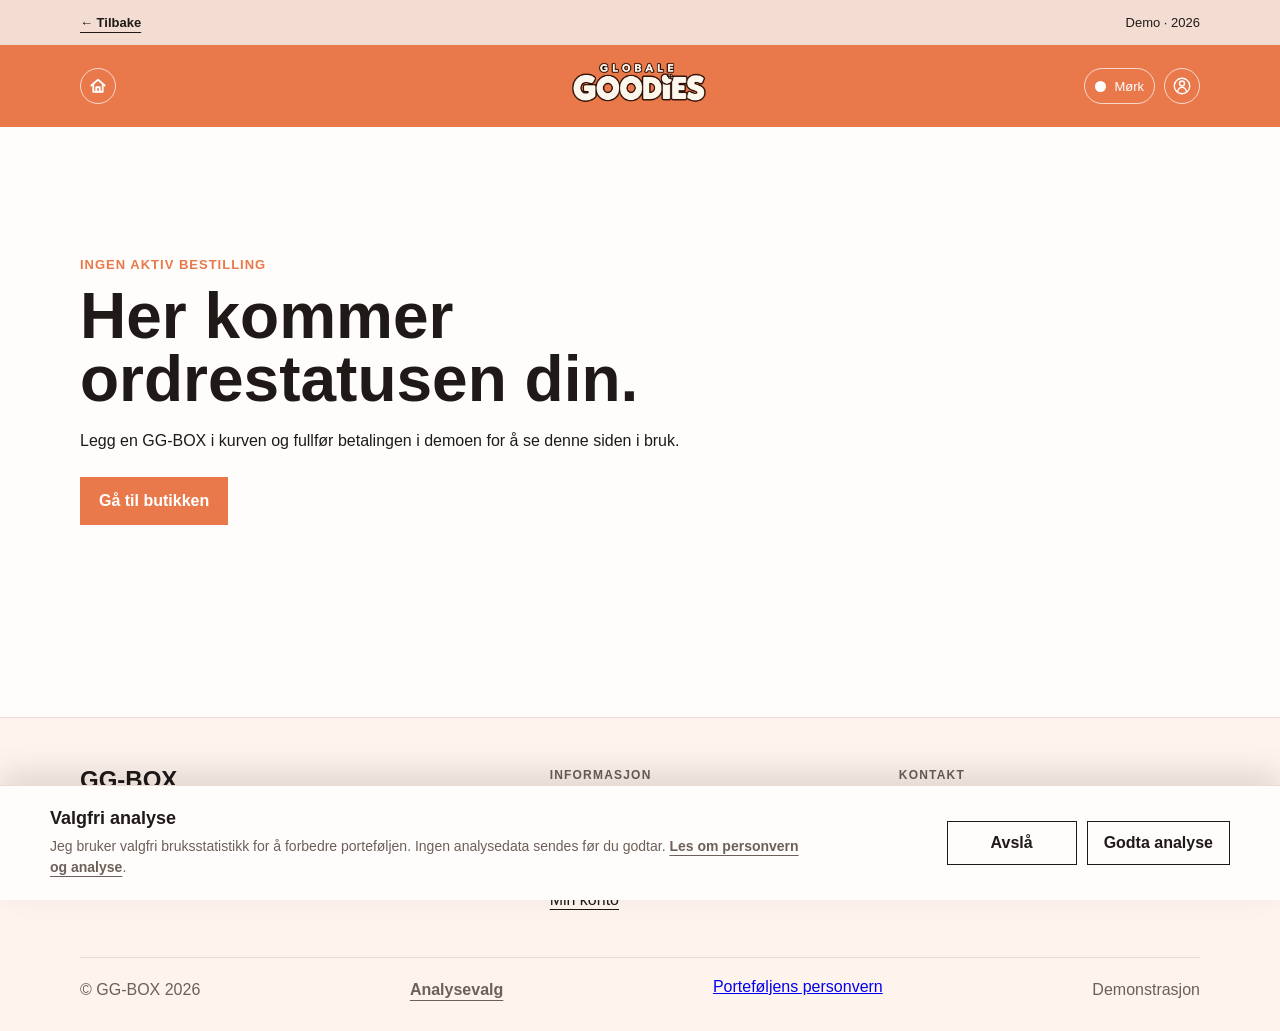
<file: gg-box-order.html>
<!DOCTYPE html>
<html lang="no">
<head>
  <meta charset="UTF-8">
  <meta name="viewport" content="width=device-width, initial-scale=1.0">
  <meta
    name="description"
    content="Fiktiv ordrestatus for demonstrasjonen av GG-BOX."
  >
  <title>Ordrestatus | GG-BOX</title>
  <link rel="stylesheet" href="gg-box-order.css">
  <link rel="stylesheet" href="gg-box-footer.css">
  <link rel="stylesheet" href="gg-box-header.css">
  <link rel="stylesheet" href="analytics.css">
  <script src="analytics.js" defer></script>
</head>

<body data-analytics-page-type="demo" data-analytics-project-id="gg_box">
  <div class="shop-meta">
    <div class="shop-meta-inner">
      <a href="gg-box.html" aria-label="Tilbake til GG-BOX-casen">← Tilbake</a>
      <span>Demo · 2026</span>
    </div>
  </div>
  <header class="shop-header">
    <div class="shop-header-inner">
      <a class="shop-return" href="gg-box-demo.html" aria-label="Til GG-BOX butikkforside" title="Hjem">
        <svg class="shop-return-icon" viewBox="0 0 20 20" aria-hidden="true" focusable="false">
          <path d="M3.25 9.5 10 3.75l6.75 5.75"></path>
          <path d="M5.25 8.25v7.5h9.5v-7.5"></path>
          <path d="M8.25 15.75v-4.5h3.5v4.5"></path>
        </svg>
      </a>

      <a class="shop-logo" href="gg-box-demo.html" aria-label="Til Globale Goodies">
        <span class="shop-logo-crop" aria-hidden="true">
          <img class="shop-logo-image" src="images/gg-box/globale-goodies-logo.png" alt="">
        </span>
      </a>

      <div class="shop-actions">
        <button
          id="theme-toggle"
          class="theme-toggle"
          type="button"
          aria-pressed="false"
          aria-label="Bytt til mørk modus"
        >
          <span class="theme-icon" aria-hidden="true"></span>
          <span data-theme-label>Mørk</span>
        </button>
        <a
          class="header-icon icon-account"
          href="gg-box-account.html"
          aria-label="Åpne konto"
          title="Konto"
        >
          <svg viewBox="0 0 24 24" aria-hidden="true">
            <circle cx="12" cy="12" r="9.25"></circle>
            <circle cx="12" cy="9" r="3"></circle>
            <path d="M6.8 18.3c.8-3 2.6-4.6 5.2-4.6s4.4 1.6 5.2 4.6"></path>
          </svg>
          <span class="visually-hidden">Konto</span>
        </a>
      </div>
    </div>
  </header>

  <main class="order-page">
    <section id="order-content">
      <div class="page-intro">
        <p class="eyebrow">Demobestilling</p>
        <h1 id="order-page-title">Takk for bestillingen.</h1>
        <p id="order-intro">
          Vi klargjør den fiktive bestillingen din fra GG-BOX.
        </p>
      </div>

      <div class="order-layout">
        <section class="status-panel" aria-labelledby="status-heading">
          <p class="eyebrow">Leveringsstatus</p>
          <h2 id="status-heading">Bestillingen er bekreftet</h2>
          <p id="status-description"></p>

          <ol class="status-timeline">
            <li class="status-step" data-status-step="0">
              <span class="status-marker">1</span>
              <div>
                <strong>Bekreftet</strong>
                <p>Vi har mottatt demobestillingen din.</p>
              </div>
            </li>

            <li class="status-step" data-status-step="1">
              <span class="status-marker">2</span>
              <div>
                <strong>Pakkes</strong>
                <p>GG-BOXen blir gjort klar for levering.</p>
              </div>
            </li>

            <li class="status-step" data-status-step="2">
              <span class="status-marker">3</span>
              <div>
                <strong>På vei</strong>
                <p>Bestillingen er på vei til Ola Nordmann.</p>
              </div>
            </li>

            <li class="status-step" data-status-step="3">
              <span class="status-marker">4</span>
              <div>
                <strong>Levert</strong>
                <p>Demobestillingen er markert som levert.</p>
              </div>
            </li>
          </ol>

          <button id="next-status" class="primary-button" type="button">
            Simuler neste status
          </button>
        </section>

        <aside class="order-summary" aria-labelledby="summary-title">
          <p class="eyebrow">Ordredetaljer</p>
          <h2 id="summary-title">Ordre <span id="order-number"></span></h2>

          <div class="order-meta">
            <div>
              <span>Betaling</span>
              <strong id="payment-method"></strong>
            </div>

            <div>
              <span>Leveres til</span>
              <strong id="delivery-address"></strong>
            </div>
          </div>

          <div id="order-items"></div>

          <div class="summary-total">
            <span>Sum</span>
            <strong id="order-total">0 kr</strong>
          </div>
        </aside>
      </div>

      <div class="order-actions">
        <a class="secondary-button" href="gg-box-demo.html">
          Se flere GG-BOXer
        </a>

        <button id="start-new-order" class="text-link" type="button">
          Start en ny demobestilling
        </button>
      </div>
    </section>

    <section id="no-order" class="no-order" hidden>
      <p class="eyebrow">Ingen aktiv bestilling</p>
      <h1>Her kommer ordrestatusen din.</h1>
      <p>
        Legg en GG-BOX i kurven og fullfør betalingen i demoen for å se denne
        siden i bruk.
      </p>
      <a class="primary-link" href="gg-box-demo.html">Gå til butikken</a>
    </section>
  </main>

  <footer class="demo-footer">
    <div class="footer-main">
      <div class="footer-about">
        <a class="footer-brand" href="gg-box-demo.html">GG-BOX</a>
        <p>Studentkonsept fra 2024, videreutviklet i 2026.</p>
        <p class="footer-credit">Laget av John Michael Mauseth.</p>
      </div>

      <nav class="footer-links" aria-label="Informasjonslenker">
        <p class="footer-heading">Informasjon</p>
        <a href="gg-box-privacy.html#vilkar">Vilkår</a>
        <a href="gg-box-privacy.html#personvern">Personvern</a>
        <a href="gg-box-privacy.html#informasjonskapsler">
          Informasjonskapsler og data
        </a>
        <a href="gg-box-account.html">Min konto</a>
      </nav>

      <div class="footer-contact">
        <p class="footer-heading">Kontakt</p>
        <div class="footer-contact-links">
          <a
            href="mailto:johnmichael@live.no"
            aria-label="Send epost"
            data-analytics-event="contact_intent"
            data-analytics-project-id="gg_box"
            data-analytics-link-location="demo_footer"
            data-analytics-contact-method="email"
          >
            <svg viewBox="0 0 24 24" aria-hidden="true">
              <path d="M3 5.5h18v13H3z"></path>
              <path d="m4 7 8 6 8-6"></path>
            </svg>
            <span>johnmichael@live.no</span>
          </a>

        </div>
      </div>
    </div>

    <div class="footer-bottom">
      <p>© GG-BOX 2026</p>
      <button class="analytics-preferences-button" type="button" data-analytics-preferences>
        Analysevalg
      </button>
      <a href="personvern.html">Porteføljens personvern</a>
      <p>Demonstrasjon</p>
    </div>
  </footer>


  <script src="script.js"></script>
  <script src="gg-box-order.js"></script>
</body>
</html>
</file>
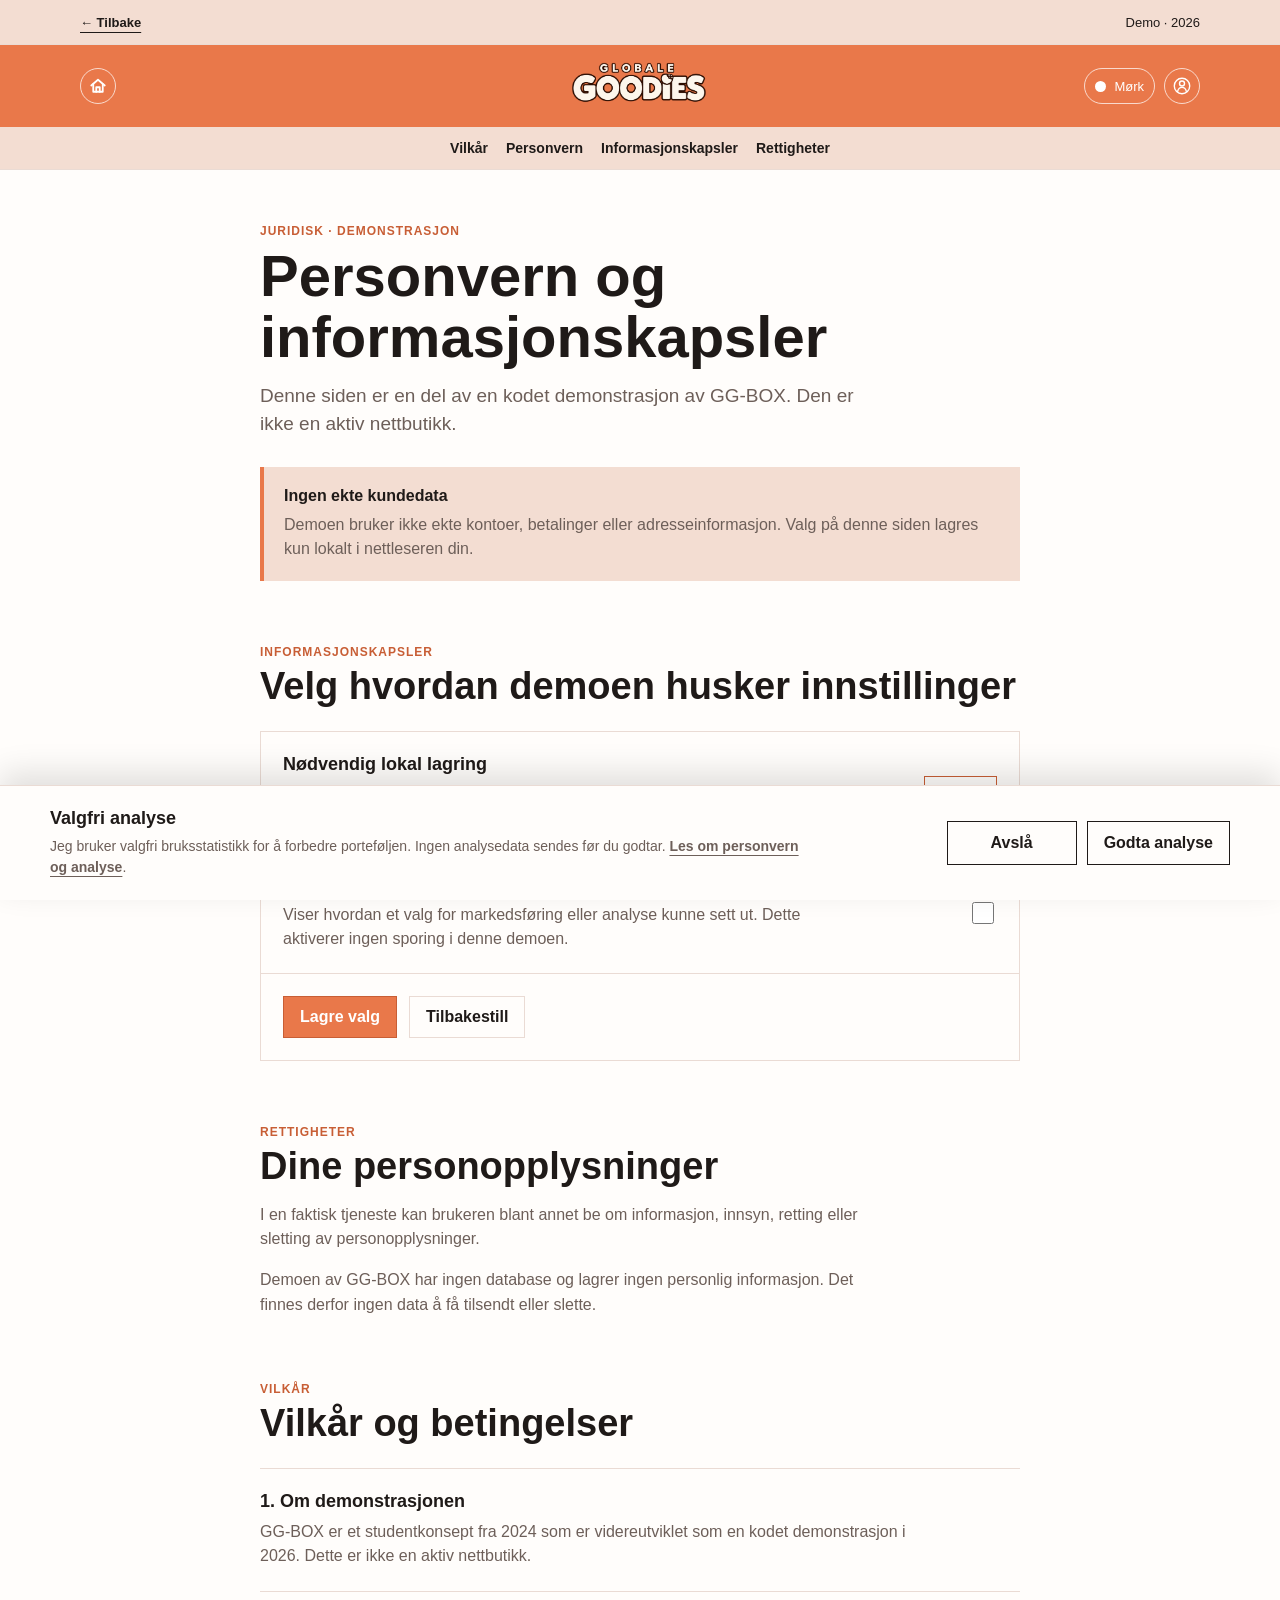
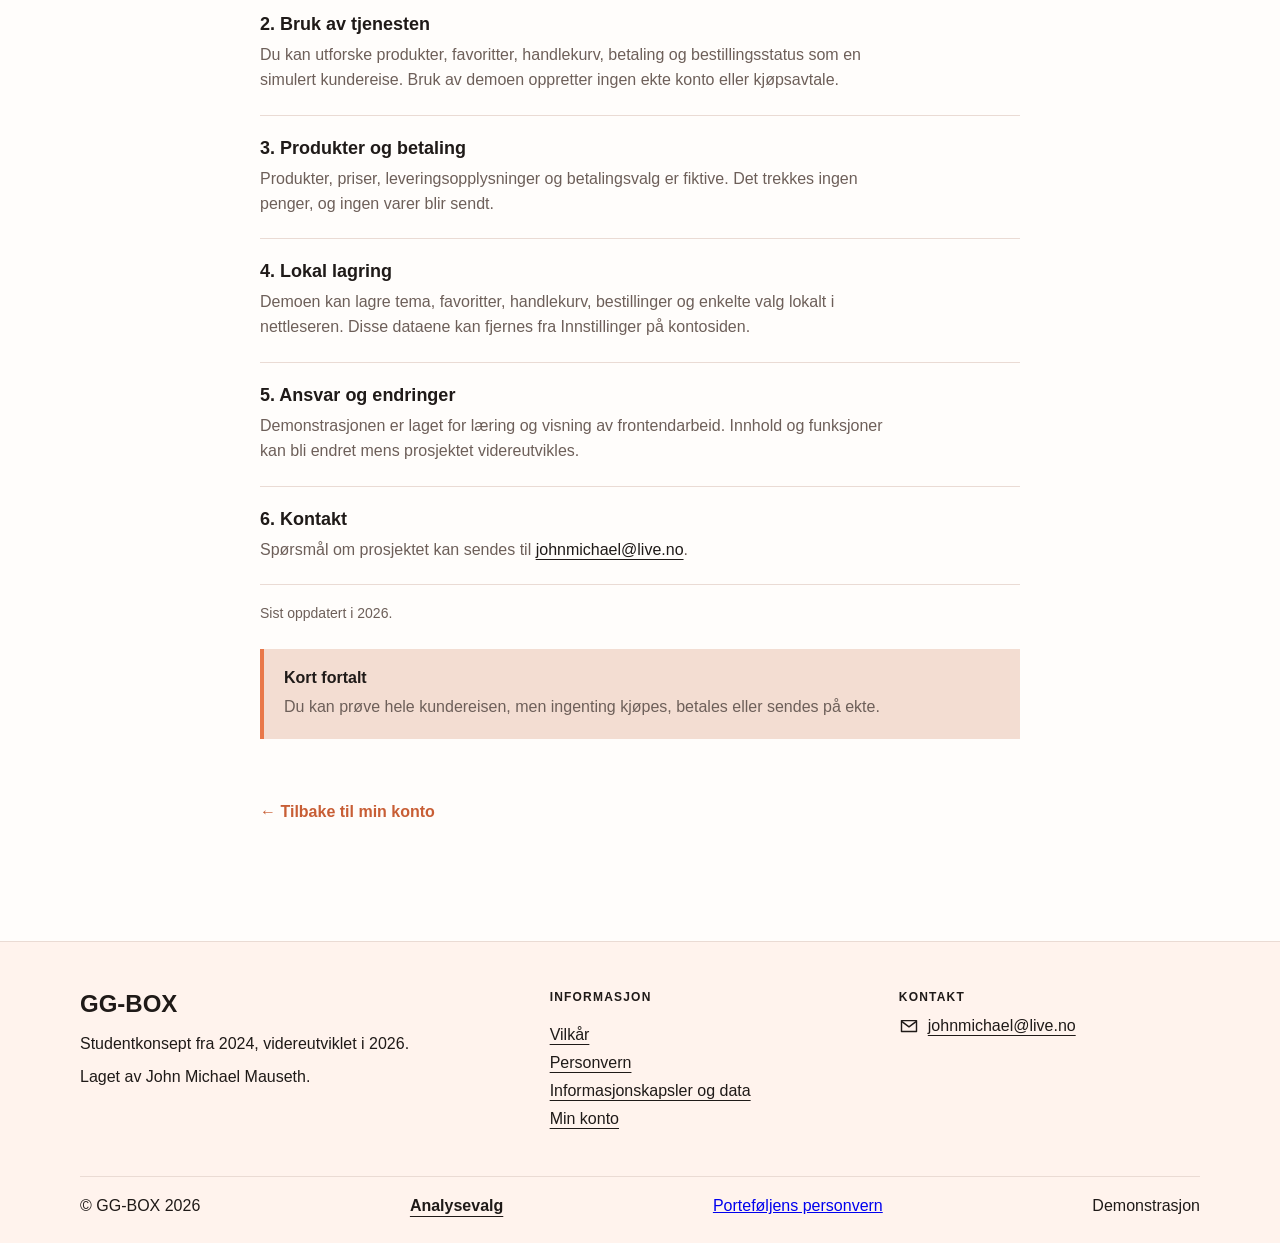
<file: gg-box-privacy.html>
<!DOCTYPE html>
<html lang="no">
<head>
  <meta charset="UTF-8">
  <meta name="viewport" content="width=device-width, initial-scale=1.0">
  <title>GG-BOX | Personvern og informasjonskapsler</title>

  <link rel="stylesheet" href="gg-box-demo.css">
  <link rel="stylesheet" href="gg-box-privacy.css">
  <link rel="stylesheet" href="gg-box-header.css">
  <link rel="stylesheet" href="analytics.css">
  <script src="analytics.js" defer></script>
</head>

<body data-analytics-page-type="demo" data-analytics-project-id="gg_box">
  <div class="shop-meta">
    <div class="shop-meta-inner">
      <a href="gg-box.html" aria-label="Tilbake til GG-BOX-casen">← Tilbake</a>
      <span>Demo · 2026</span>
    </div>
  </div>
  <header class="shop-header">
    <div class="shop-header-inner">
      <a class="shop-return" href="gg-box-demo.html" aria-label="Til GG-BOX butikkforside" title="Hjem">
        <svg class="shop-return-icon" viewBox="0 0 20 20" aria-hidden="true" focusable="false">
          <path d="M3.25 9.5 10 3.75l6.75 5.75"></path>
          <path d="M5.25 8.25v7.5h9.5v-7.5"></path>
          <path d="M8.25 15.75v-4.5h3.5v4.5"></path>
        </svg>
      </a>

      <a class="shop-logo" href="gg-box-demo.html" aria-label="Til Globale Goodies">
        <span class="shop-logo-crop" aria-hidden="true">
          <img class="shop-logo-image" src="images/gg-box/globale-goodies-logo.png" alt="">
        </span>
      </a>

      <div class="shop-actions">
        <button
          id="theme-toggle"
          class="theme-toggle"
          type="button"
          aria-pressed="false"
          aria-label="Bytt til mørk modus"
        >
          <span class="theme-icon" aria-hidden="true"></span>
          <span data-theme-label>Mørk</span>
        </button>

        <a
          class="header-icon icon-account"
          href="gg-box-account.html"
          aria-label="Åpne konto"
          title="Konto"
        >
          <svg viewBox="0 0 24 24" aria-hidden="true">
            <circle cx="12" cy="12" r="9.25"></circle>
            <circle cx="12" cy="9" r="3"></circle>
            <path d="M6.8 18.3c.8-3 2.6-4.6 5.2-4.6s4.4 1.6 5.2 4.6"></path>
          </svg>
          <span class="visually-hidden">Konto</span>
        </a>
      </div>
    </div>
  </header>

  <nav class="privacy-nav" aria-label="Personvernmeny">
    <a href="#vilkar">Vilkår</a>
    <a href="#personvern">Personvern</a>
    <a href="#informasjonskapsler">Informasjonskapsler</a>
    <a href="#rettigheter">Rettigheter</a>
  </nav>

  <main class="privacy-main">
    <section id="personvern" class="privacy-intro">
      <p class="section-label">JURIDISK · DEMONSTRASJON</p>
      <h1>Personvern og informasjonskapsler</h1>

      <p>
        Denne siden er en del av en kodet demonstrasjon av GG-BOX.
        Den er ikke en aktiv nettbutikk.
      </p>

      <div class="demo-disclosure">
        <strong>Ingen ekte kundedata</strong>
        <p>
          Demoen bruker ikke ekte kontoer, betalinger eller adresseinformasjon.
          Valg på denne siden lagres kun lokalt i nettleseren din.
        </p>
      </div>
    </section>

    <section id="informasjonskapsler" class="privacy-section">
      <p class="section-label">INFORMASJONSKAPSLER</p>
      <h2>Velg hvordan demoen husker innstillinger</h2>

      <form id="privacy-form" class="preference-panel">
        <div class="preference-row">
          <div>
            <h3>Nødvendig lokal lagring</h3>
            <p>
              Brukes for at demoen kan huske lys/mørk modus, handlekurv og
              valget ditt for informasjonskapsler på denne enheten.
            </p>
          </div>

          <span class="always-on">Alltid på</span>
        </div>

        <label class="preference-row optional-row">
          <span>
            <span class="preference-title">Valgfrie demopreferanser</span>
            <span class="preference-description">
              Viser hvordan et valg for markedsføring eller analyse kunne sett ut.
              Dette aktiverer ingen sporing i denne demoen.
            </span>
          </span>

          <input id="marketing-preference" type="checkbox">
        </label>

        <div class="preference-actions">
          <button class="save-preferences" type="submit">
            Lagre valg
          </button>

          <button id="reset-preferences" class="reset-preferences" type="button">
            Tilbakestill
          </button>
        </div>
      </form>
    </section>

    <section id="rettigheter" class="privacy-section">
      <p class="section-label">RETTIGHETER</p>
      <h2>Dine personopplysninger</h2>

      <div class="privacy-text">
        <p>
          I en faktisk tjeneste kan brukeren blant annet be om informasjon,
          innsyn, retting eller sletting av personopplysninger.
        </p>

        <p>
          Demoen av GG-BOX har ingen database og lagrer ingen personlig
          informasjon. Det finnes derfor ingen data å få tilsendt eller slette.
        </p>
      </div>
    </section>

    <section id="vilkar" class="privacy-section">
      <p class="section-label">VILKÅR</p>
      <h2>Vilkår og betingelser</h2>

      <div class="terms-list">
        <article>
          <h3>1. Om demonstrasjonen</h3>
          <p>
            GG-BOX er et studentkonsept fra 2024 som er videreutviklet som en
            kodet demonstrasjon i 2026. Dette er ikke en aktiv
            nettbutikk.
          </p>
        </article>

        <article>
          <h3>2. Bruk av tjenesten</h3>
          <p>
            Du kan utforske produkter, favoritter, handlekurv, betaling og
            bestillingsstatus som en simulert kundereise. Bruk av demoen
            oppretter ingen ekte konto eller kjøpsavtale.
          </p>
        </article>

        <article>
          <h3>3. Produkter og betaling</h3>
          <p>
            Produkter, priser, leveringsopplysninger og betalingsvalg er
            fiktive. Det trekkes ingen penger, og ingen varer blir sendt.
          </p>
        </article>

        <article>
          <h3>4. Lokal lagring</h3>
          <p>
            Demoen kan lagre tema, favoritter, handlekurv, bestillinger og
            enkelte valg lokalt i nettleseren. Disse dataene kan fjernes fra
            Innstillinger på kontosiden.
          </p>
        </article>

        <article>
          <h3>5. Ansvar og endringer</h3>
          <p>
            Demonstrasjonen er laget for læring og visning av frontendarbeid.
            Innhold og funksjoner kan bli endret mens prosjektet videreutvikles.
          </p>
        </article>

        <article>
          <h3>6. Kontakt</h3>
          <p>
            Spørsmål om prosjektet kan sendes til
            <a href="mailto:johnmichael@live.no">johnmichael@live.no</a>.
          </p>
        </article>

        <p class="terms-updated">Sist oppdatert i 2026.</p>
      </div>

      <div class="demo-disclosure terms-disclosure">
        <strong>Kort fortalt</strong>
        <p>
          Du kan prøve hele kundereisen, men ingenting kjøpes, betales eller
          sendes på ekte.
        </p>
      </div>
    </section>

    <p class="back-to-account">
      <a href="gg-box-account.html">← Tilbake til min konto</a>
    </p>
  </main>

  <footer class="demo-footer">
    <div class="footer-main">
      <div class="footer-about">
        <a class="footer-brand" href="gg-box-demo.html">GG-BOX</a>
        <p>Studentkonsept fra 2024, videreutviklet i 2026.</p>
        <p class="footer-credit">Laget av John Michael Mauseth.</p>
      </div>

      <nav class="footer-links" aria-label="Informasjonslenker">
        <p class="footer-heading">Informasjon</p>
        <a href="gg-box-privacy.html#vilkar">Vilkår</a>
        <a href="gg-box-privacy.html#personvern">Personvern</a>
        <a href="gg-box-privacy.html#informasjonskapsler">
          Informasjonskapsler og data
        </a>
        <a href="gg-box-account.html">Min konto</a>
      </nav>

      <div class="footer-contact">
        <p class="footer-heading">Kontakt</p>
        <div class="footer-contact-links">
          <a
            href="mailto:johnmichael@live.no"
            aria-label="Send epost"
            data-analytics-event="contact_intent"
            data-analytics-project-id="gg_box"
            data-analytics-link-location="demo_footer"
            data-analytics-contact-method="email"
          >
            <svg viewBox="0 0 24 24" aria-hidden="true">
              <path d="M3 5.5h18v13H3z"></path>
              <path d="m4 7 8 6 8-6"></path>
            </svg>
            <span>johnmichael@live.no</span>
          </a>

        </div>
      </div>
    </div>

    <div class="footer-bottom">
      <p>© GG-BOX 2026</p>
      <button class="analytics-preferences-button" type="button" data-analytics-preferences>
        Analysevalg
      </button>
      <a href="personvern.html">Porteføljens personvern</a>
      <p>Demonstrasjon</p>
    </div>
  </footer>


  <p id="site-notice" class="site-notice" role="status" aria-live="polite"></p>

  <script src="script.js"></script>
  <script src="gg-box-privacy.js"></script>
</body>
</html>
</file>
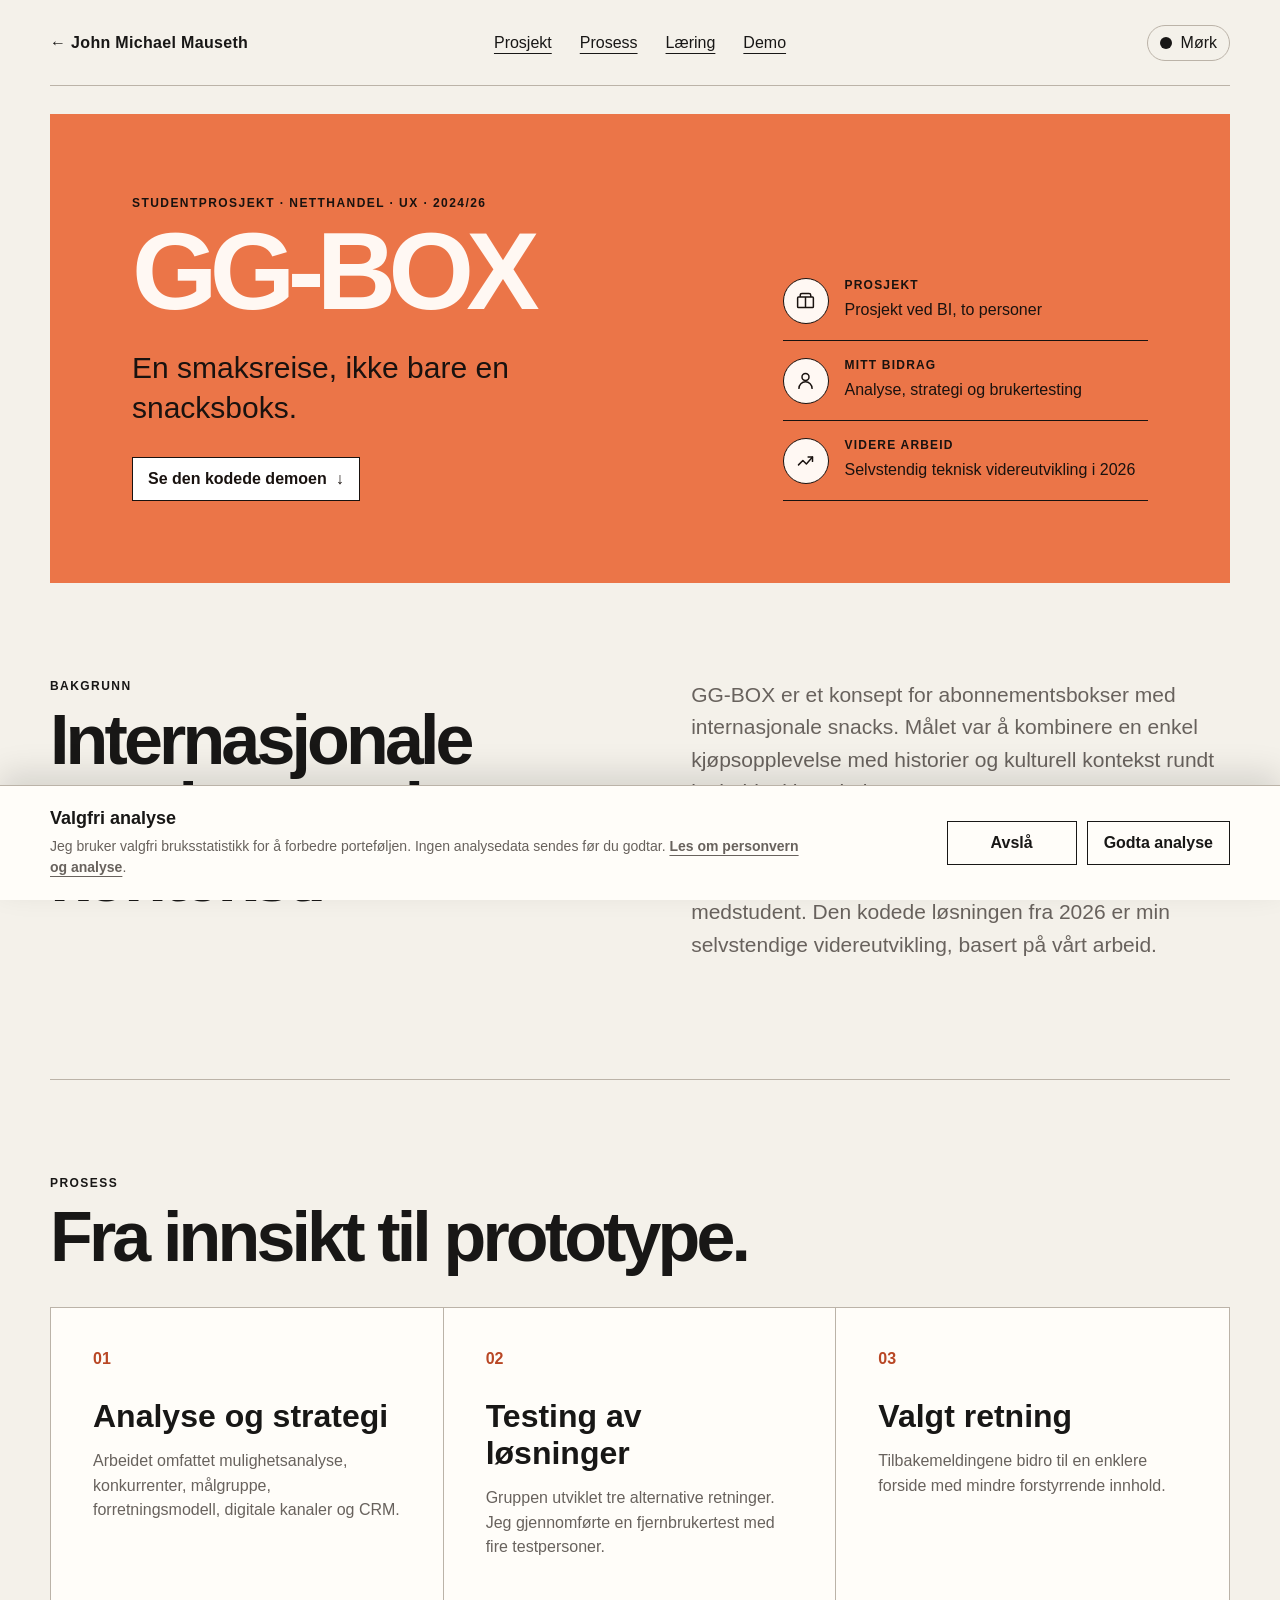
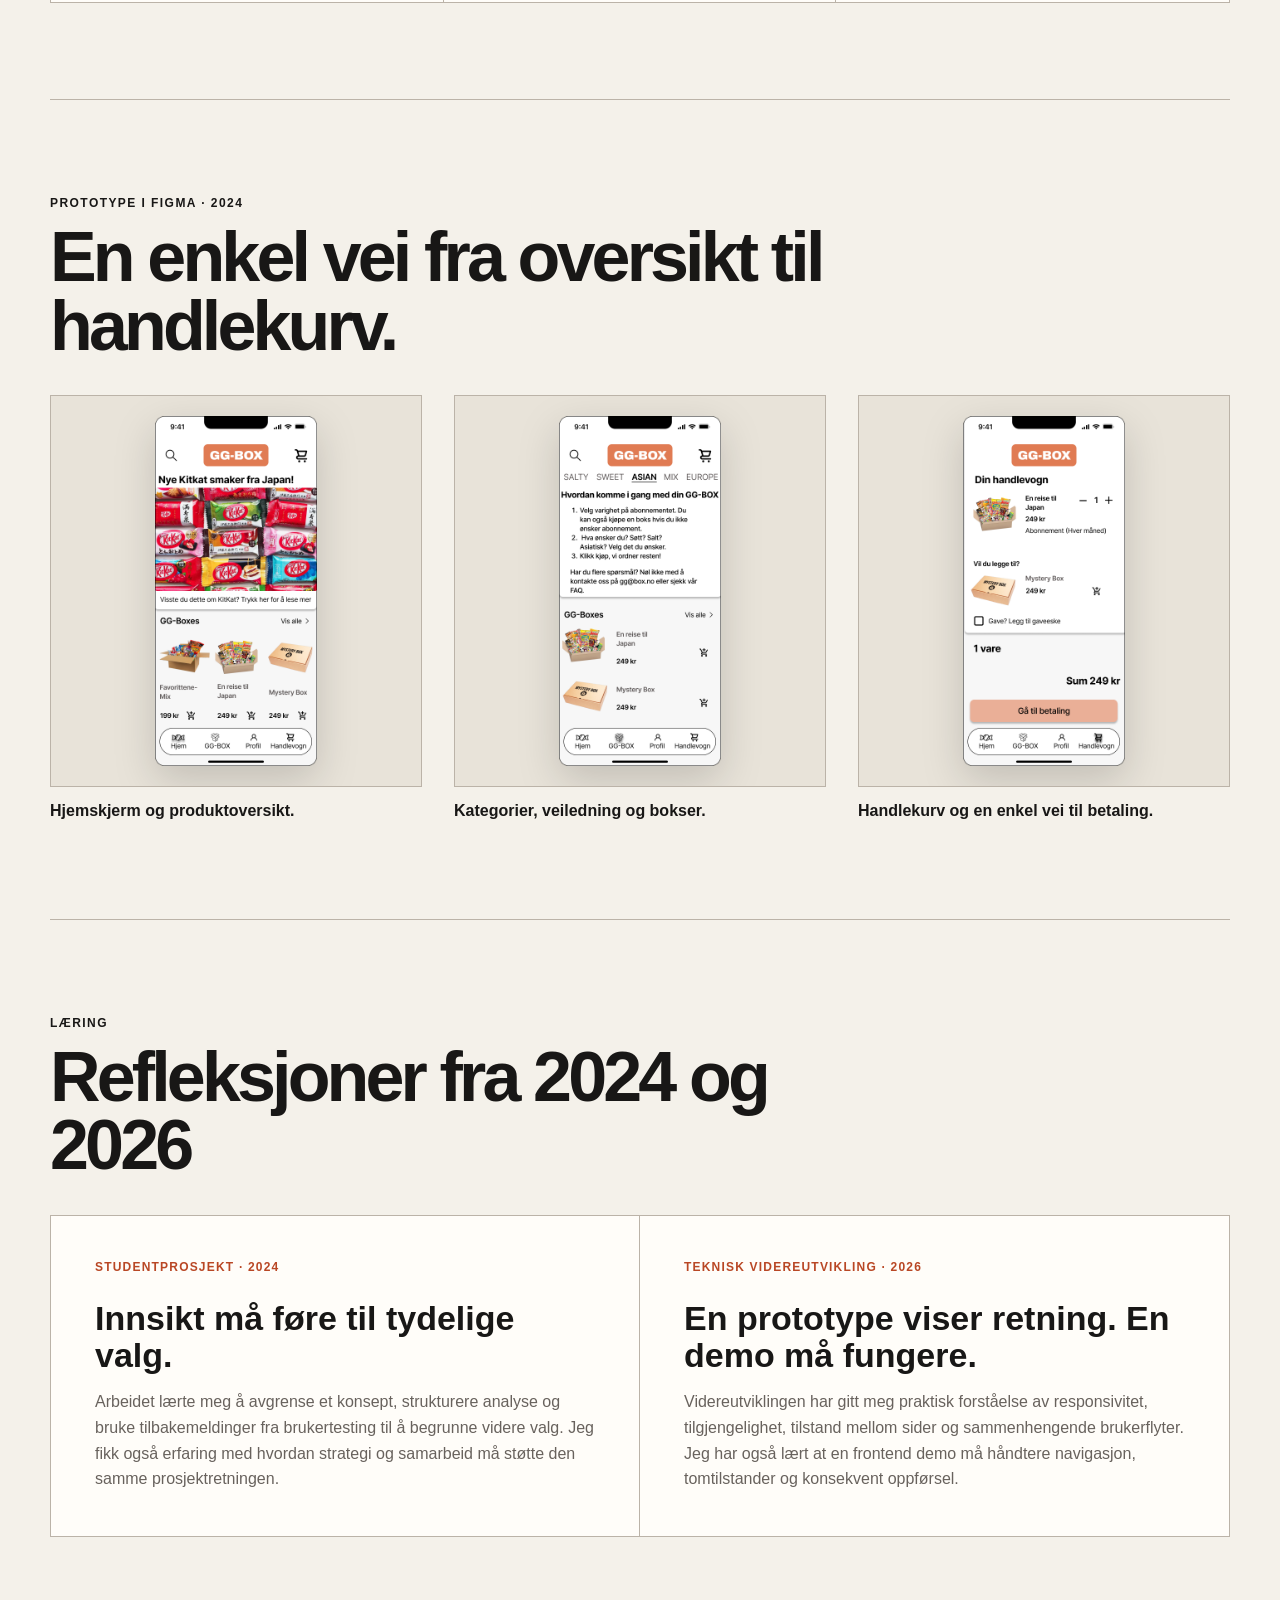
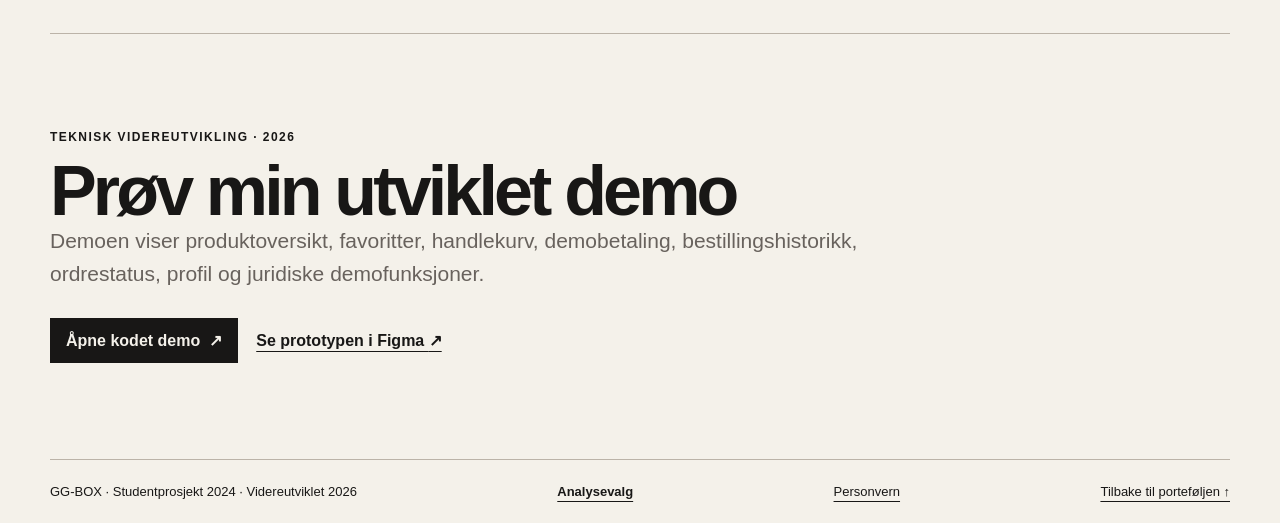
<file: gg-box.html>
<!DOCTYPE html>
<html lang="no">
<head>
  <meta charset="UTF-8">
  <meta name="viewport" content="width=device-width, initial-scale=1.0">
  <meta name="description" content="GG-BOX, et studentkonsept fra 2024 og en selvstendig kodet demonstrasjon fra 2026.">
  <title>GG-BOX | John Michael Mauseth</title>
  <link rel="stylesheet" href="gg-box-case.css">
  <link rel="stylesheet" href="analytics.css">
  <script src="analytics.js" defer></script>
</head>

<body data-analytics-page-type="case" data-analytics-project-id="gg_box">
  <header class="site-header">
    <a class="site-name" href="index.html#prosjekter">← John Michael Mauseth</a>
    <nav class="site-nav" aria-label="Meny for GG-BOX">
      <a href="#prosjekt">Prosjekt</a>
      <a href="#prosess">Prosess</a>
      <a href="#laring">Læring</a>
      <a href="#demo">Demo</a>
    </nav>
    <button class="theme-toggle" id="theme-toggle" type="button" aria-pressed="false" aria-label="Bytt til mørk modus"><span class="theme-icon" aria-hidden="true"></span><span id="theme-label">Mørk</span></button>
  </header>

  <main>
    <section class="hero" id="prosjekt" data-analytics-section="case_hero">
      <div class="hero-copy">
        <p class="eyebrow">Studentprosjekt · Netthandel · UX · 2024/26</p>
        <h1>GG-BOX</h1>
        <p class="hero-intro">En smaksreise, ikke bare en snacksboks.</p>
        <a class="button-link button-light" href="#demo" data-analytics-event="cta_click" data-analytics-project-id="gg_box" data-analytics-link-location="case_hero" data-analytics-cta-id="jump_to_demo">Se den kodede demoen <span aria-hidden="true">↓</span></a>
      </div>
      <dl class="project-facts">
        <div>
          <dt>
            <span class="project-fact-icon" aria-hidden="true">
              <svg viewBox="0 0 24 24" focusable="false"><path d="M6 8V6a2 2 0 0 1 2-2h8a2 2 0 0 1 2 2v2M4 8h16a1 1 0 0 1 1 1v10a1 1 0 0 1-1 1H4a1 1 0 0 1-1-1V9a1 1 0 0 1 1-1Zm8 0v12"/></svg>
            </span>
            Prosjekt
          </dt>
          <dd>Prosjekt ved BI, to personer</dd>
        </div>
        <div>
          <dt>
            <span class="project-fact-icon" aria-hidden="true">
              <svg viewBox="0 0 24 24" focusable="false"><circle cx="12" cy="8" r="4"/><path d="M4.5 21a7.5 7.5 0 0 1 15 0"/></svg>
            </span>
            Mitt bidrag
          </dt>
          <dd>Analyse, strategi og brukertesting</dd>
        </div>
        <div>
          <dt>
            <span class="project-fact-icon" aria-hidden="true">
              <svg viewBox="0 0 24 24" focusable="false"><path d="m4 17 5-5 4 4 7-8"/><path d="M15 8h5v5"/></svg>
            </span>
            Videre arbeid
          </dt>
          <dd>Selvstendig teknisk videreutvikling i 2026</dd>
        </div>
      </dl>
    </section>

    <div class="page-shell">
      <section class="case-intro" aria-labelledby="case-title">
        <div><p class="eyebrow">Bakgrunn</p><h2 id="case-title">Internasjonale smaker med mer kontekst.</h2></div>
        <div class="case-copy">
          <p>GG-BOX er et konsept for abonnementsbokser med internasjonale snacks. Målet var å kombinere en enkel kjøpsopplevelse med historier og kulturell kontekst rundt innholdet i hver boks.</p>
          <p>Den opprinnelige prototypen i Figma ble utviklet i samarbeid. Arbeidet rundt Figma ble utført av min medstudent. Den kodede løsningen fra 2026 er min selvstendige videreutvikling, basert på vårt arbeid.</p>
        </div>
      </section>

      <section class="process-section" id="prosess" aria-labelledby="process-title" data-analytics-section="process">
        <header class="section-heading"><p class="eyebrow">Prosess</p><h2 id="process-title">Fra innsikt til prototype.</h2></header>
        <div class="process-grid">
          <article><p class="step-number">01</p><h3>Analyse og strategi</h3><p>Arbeidet omfattet mulighetsanalyse, konkurrenter, målgruppe, forretningsmodell, digitale kanaler og CRM.</p></article>
          <article><p class="step-number">02</p><h3>Testing av løsninger</h3><p>Gruppen utviklet tre alternative retninger. Jeg gjennomførte en fjernbrukertest med fire testpersoner.</p></article>
          <article><p class="step-number">03</p><h3>Valgt retning</h3><p>Tilbakemeldingene bidro til en enklere forside med mindre forstyrrende innhold.</p></article>
        </div>
      </section>

      <section class="prototype-section" aria-labelledby="prototype-title" data-analytics-section="prototype">
        <header class="section-heading"><p class="eyebrow">Prototype i Figma · 2024</p><h2 id="prototype-title">En enkel vei fra oversikt til handlekurv.</h2></header>
        <div class="prototype-gallery">
          <figure><div class="prototype-frame"><img src="images/gg-box/gg-box-home.png" alt="GG-BOX hjemskjerm med snacks og produktoversikt"></div><figcaption>Hjemskjerm og produktoversikt.</figcaption></figure>
          <figure><div class="prototype-frame"><img src="images/gg-box/gg-box-products.png" alt="GG-BOX side med kategorier og oversikt over bokser"></div><figcaption>Kategorier, veiledning og bokser.</figcaption></figure>
          <figure><div class="prototype-frame"><img src="images/gg-box/gg-box-cart.png" alt="GG-BOX handlekurv med valgt boks og betalingsknapp"></div><figcaption>Handlekurv og en enkel vei til betaling.</figcaption></figure>
        </div>
      </section>

      <section class="learning-section" id="laring" aria-labelledby="learning-title" data-analytics-section="learning">
        <header class="section-heading">
          <p class="eyebrow">Læring</p>
          <h2 id="learning-title">Refleksjoner fra 2024 og 2026</h2>
        </header>
        <div class="learning-grid">
          <article>
            <p class="learning-period">Studentprosjekt · 2024</p>
            <h3>Innsikt må føre til tydelige valg.</h3>
            <p>Arbeidet lærte meg å avgrense et konsept, strukturere analyse og bruke tilbakemeldinger fra brukertesting til å begrunne videre valg. Jeg fikk også erfaring med hvordan strategi og samarbeid må støtte den samme prosjektretningen.</p>
          </article>
          <article>
            <p class="learning-period">Teknisk videreutvikling · 2026</p>
            <h3>En prototype viser retning. En demo må fungere.</h3>
            <p>Videreutviklingen har gitt meg praktisk forståelse av responsivitet, tilgjengelighet, tilstand mellom sider og sammenhengende brukerflyter. Jeg har også lært at en frontend demo må håndtere navigasjon, tomtilstander og konsekvent oppførsel.</p>
          </article>
        </div>
      </section>

      <section class="demo-section" id="demo" aria-labelledby="demo-title" data-analytics-section="demo">
        <div class="demo-copy">
          <p class="eyebrow">Teknisk videreutvikling · 2026</p>
          <h2 id="demo-title">Prøv min utviklet demo</h2>
          <p>Demoen viser produktoversikt, favoritter, handlekurv, demobetaling, bestillingshistorikk, ordrestatus, profil og juridiske demofunksjoner.</p>
          <div class="action-links">
            <a class="button-link" href="gg-box-demo.html" data-analytics-event="demo_open" data-analytics-project-id="gg_box" data-analytics-link-location="demo_section" data-analytics-cta-id="open_demo">Åpne kodet demo <span aria-hidden="true">↗</span></a>
            <a class="text-link" href="https://www.figma.com/proto/B8Nljj8J2S9GVn3tpiwhSi/GG-box?page-id=0%3A1&amp;type=design&amp;node-id=10-591&amp;viewport=385%2C246%2C0.19&amp;t=UmJJXdYugID6brFg-1&amp;scaling=min-zoom&amp;starting-point-node-id=10%3A574&amp;mode=design" target="_blank" rel="noreferrer" data-analytics-event="resource_open" data-analytics-project-id="gg_box" data-analytics-link-location="demo_section" data-analytics-resource-id="figma">Se prototypen i Figma <span aria-hidden="true">↗</span></a>
          </div>
        </div>
      </section>
    </div>
  </main>

  <footer class="site-footer"><p>GG-BOX · Studentprosjekt 2024 · Videreutviklet 2026</p><button class="analytics-preferences-button" type="button" data-analytics-preferences>Analysevalg</button><a href="personvern.html">Personvern</a><a href="index.html#prosjekter">Tilbake til porteføljen ↑</a></footer>

  <script>
    (() => {
      const themeToggle = document.getElementById("theme-toggle");
      const themeLabel = document.getElementById("theme-label");
      const savedTheme = localStorage.getItem("portfolio-theme");
      function setTheme(isDark) {
        document.body.classList.toggle("dark-mode", isDark);
        themeToggle.setAttribute("aria-pressed", String(isDark));
        themeToggle.setAttribute("aria-label", isDark ? "Bytt til lys modus" : "Bytt til mørk modus");
        themeLabel.textContent = isDark ? "Lys" : "Mørk";
      }
      setTheme(savedTheme ? savedTheme === "dark" : window.matchMedia("(prefers-color-scheme: dark)").matches);
      themeToggle.addEventListener("click", () => {
        const isDark = !document.body.classList.contains("dark-mode");
        setTheme(isDark);
        localStorage.setItem("portfolio-theme", isDark ? "dark" : "light");
      });
    })();
  </script>
</body>
</html>
</file>
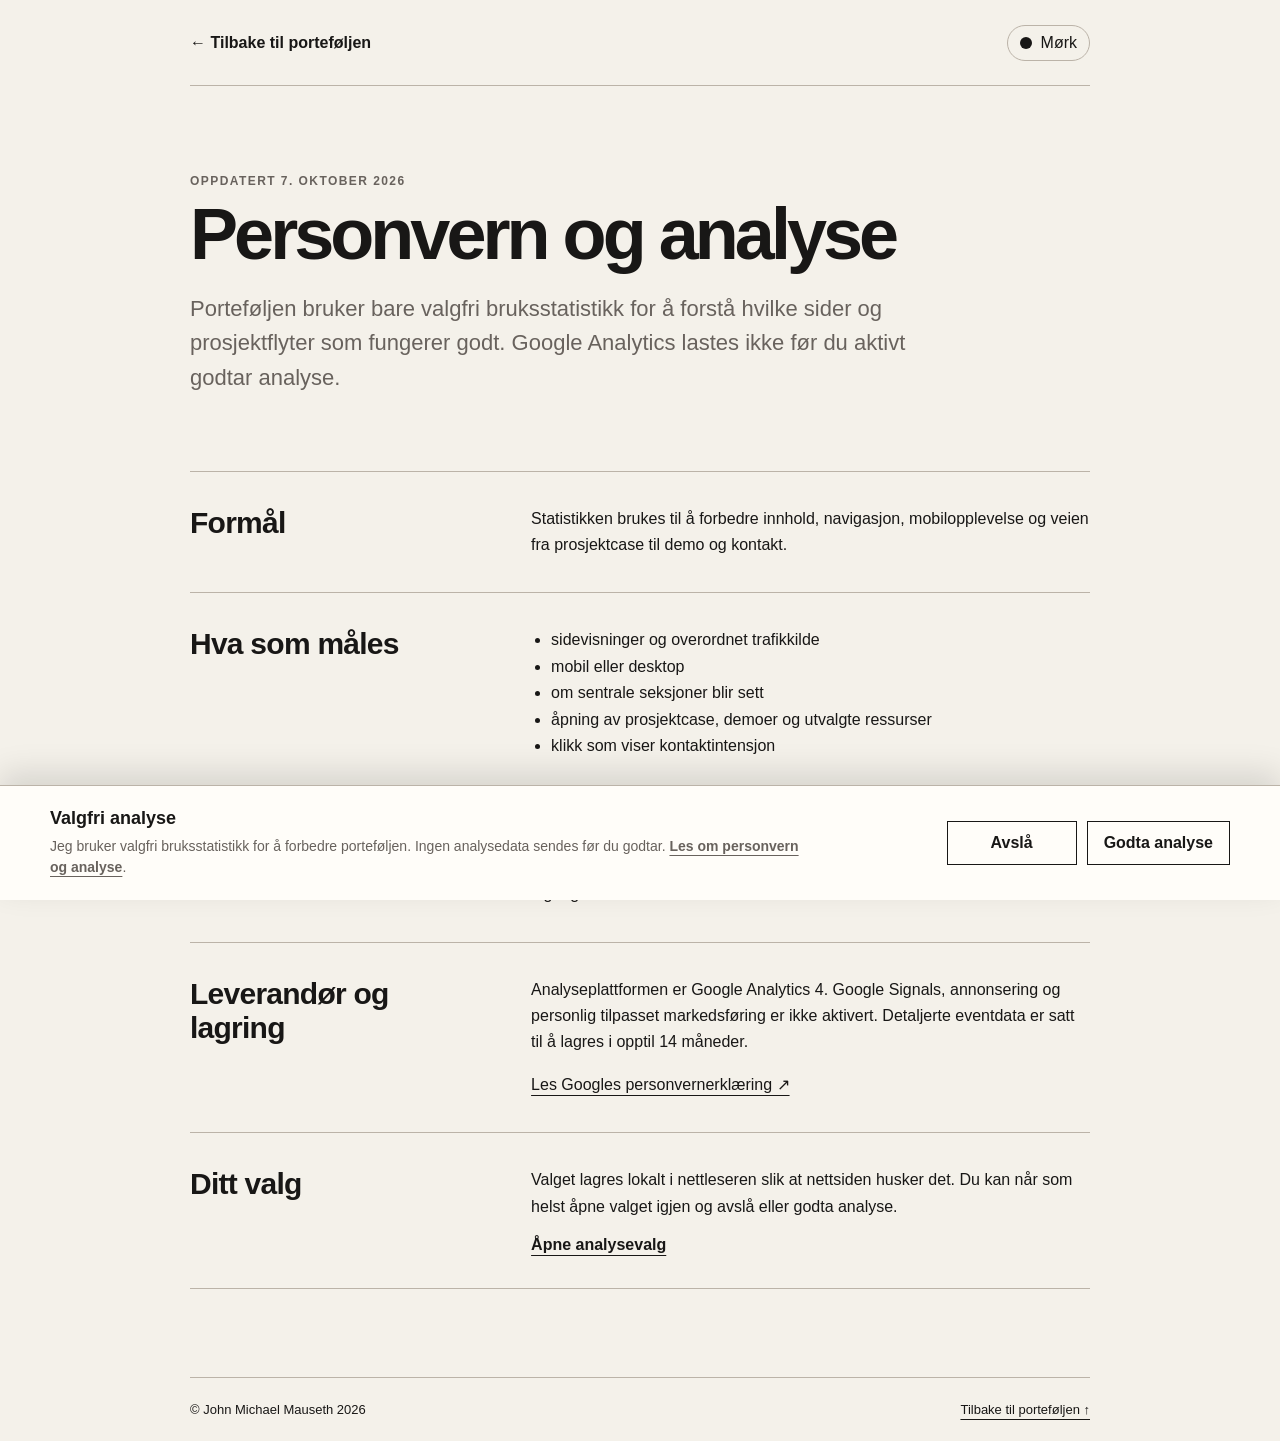
<file: personvern.html>
<!DOCTYPE html>
<html lang="no">
<head>
  <meta charset="UTF-8">
  <meta name="viewport" content="width=device-width, initial-scale=1.0">
  <meta name="description" content="Informasjon om personvern og valgfri analyse på John Michael Mauseths portefølje.">
  <title>Personvern og analyse | John Michael Mauseth</title>
  <link rel="stylesheet" href="personvern.css">
  <link rel="stylesheet" href="analytics.css">
  <script src="analytics.js" defer></script>
</head>

<body data-analytics-page-type="legal" data-analytics-project-id="portfolio">
  <header class="site-header">
    <a class="site-name" href="index.html">← Tilbake til porteføljen</a>
    <button class="theme-toggle" id="theme-toggle" type="button" aria-pressed="false" aria-label="Bytt til mørk modus">
      <span class="theme-icon" aria-hidden="true"></span>
      <span data-theme-label>Mørk</span>
    </button>
  </header>

  <main>
    <div class="page-shell">
      <p class="eyebrow">Oppdatert 7. oktober 2026</p>
      <h1>Personvern og analyse</h1>
      <p class="intro">Porteføljen bruker bare valgfri bruksstatistikk for å forstå hvilke sider og prosjektflyter som fungerer godt. Google Analytics lastes ikke før du aktivt godtar analyse.</p>

      <div class="privacy-sections">
        <section class="privacy-section" aria-labelledby="purpose-title">
          <h2 id="purpose-title">Formål</h2>
          <div class="privacy-copy">
            <p>Statistikken brukes til å forbedre innhold, navigasjon, mobilopplevelse og veien fra prosjektcase til demo og kontakt.</p>
          </div>
        </section>

        <section class="privacy-section" aria-labelledby="data-title">
          <h2 id="data-title">Hva som måles</h2>
          <div class="privacy-copy">
            <ul>
              <li>sidevisninger og overordnet trafikkilde</li>
              <li>mobil eller desktop</li>
              <li>om sentrale seksjoner blir sett</li>
              <li>åpning av prosjektcase, demoer og utvalgte ressurser</li>
              <li>klikk som viser kontaktintensjon</li>
            </ul>
          </div>
        </section>

        <section class="privacy-section" aria-labelledby="excluded-title">
          <h2 id="excluded-title">Hva som ikke sendes</h2>
          <div class="privacy-copy">
            <p>Det sendes ikke navn, e-postadresser, fritekst, søk, ordrenumre, leveringsopplysninger, lokale kommentarer eller innhold fra demoenes lokale lagring.</p>
          </div>
        </section>

        <section class="privacy-section" aria-labelledby="provider-title">
          <h2 id="provider-title">Leverandør og lagring</h2>
          <div class="privacy-copy">
            <p>Analyseplattformen er Google Analytics 4. Google Signals, annonsering og personlig tilpasset markedsføring er ikke aktivert. Detaljerte eventdata er satt til å lagres i opptil 14 måneder.</p>
            <p><a href="https://policies.google.com/privacy" target="_blank" rel="noreferrer">Les Googles personvernerklæring ↗</a></p>
          </div>
        </section>

        <section class="privacy-section" aria-labelledby="choice-title">
          <h2 id="choice-title">Ditt valg</h2>
          <div class="privacy-copy">
            <p>Valget lagres lokalt i nettleseren slik at nettsiden husker det. Du kan når som helst åpne valget igjen og avslå eller godta analyse.</p>
            <button class="analytics-preferences-button" type="button" data-analytics-preferences>Åpne analysevalg</button>
          </div>
        </section>
      </div>
    </div>
  </main>

  <footer class="site-footer">
    <p>© John Michael Mauseth 2026</p>
    <a href="index.html">Tilbake til porteføljen ↑</a>
  </footer>

  <script src="script.js"></script>
</body>
</html>
</file>
<file: analytics.css>
.analytics-consent {
  position: fixed;
  z-index: 1000;
  right: 0;
  bottom: 0;
  left: 0;
  border-top: 1px solid var(--line, #bbb3a8);
  background: var(--surface, #fffdf9);
  color: var(--text, #181716);
  box-shadow: 0 -12px 30px rgb(0 0 0 / 12%);
}

.analytics-consent[hidden] {
  display: none;
}

.analytics-consent__inner {
  display: grid;
  grid-template-columns: minmax(0, 1fr) auto;
  gap: 24px;
  align-items: center;
  width: min(1180px, calc(100% - 48px));
  margin: 0 auto;
  padding: 22px 0;
}

.analytics-consent__copy {
  max-width: 760px;
}

.analytics-consent__title {
  margin: 0 0 7px;
  font-size: 18px;
}

.analytics-consent__text {
  margin: 0;
  color: var(--muted, #68625d);
  font-size: 14px;
  line-height: 1.5;
}

.analytics-consent__text a {
  color: inherit;
  font-weight: bold;
  text-underline-offset: 4px;
}

.analytics-consent__actions {
  display: flex;
  flex-wrap: wrap;
  gap: 10px;
}

.analytics-consent__button,
.analytics-preferences-button {
  min-height: 44px;
  border: 1px solid currentColor;
  background: transparent;
  color: inherit;
  font: inherit;
  font-weight: bold;
  cursor: pointer;
}

.analytics-consent__button {
  min-width: 130px;
  padding: 10px 16px;
}

.analytics-consent__button:hover,
.analytics-consent__button:focus-visible,
.analytics-preferences-button:hover,
.analytics-preferences-button:focus-visible {
  color: var(--blue-highlight, #315ca8);
  outline: 2px solid currentColor;
  outline-offset: 2px;
}

.analytics-preferences-button {
  min-height: auto;
  border: 0;
  padding: 0;
  text-decoration: underline;
  text-decoration-thickness: 1px;
  text-underline-offset: 5px;
}

.analytics-status {
  position: absolute;
  width: 1px;
  height: 1px;
  overflow: hidden;
  clip: rect(0 0 0 0);
  clip-path: inset(50%);
  white-space: nowrap;
}

body.dark-mode .analytics-consent {
  border-color: var(--dark-line, var(--line, #4a4440));
  background: var(--dark-soft, var(--surface, #1c1a19));
  color: var(--dark-text, var(--text, #f4efeb));
}

body.dark-mode .analytics-consent__text {
  color: var(--dark-muted, var(--muted, #c7bab2));
}

@media (max-width: 720px) {
  .analytics-consent__inner {
    grid-template-columns: 1fr;
    width: min(1180px, calc(100% - 32px));
    gap: 16px;
  }

  .analytics-consent__actions {
    display: grid;
    grid-template-columns: 1fr 1fr;
  }

  .analytics-consent__button {
    min-width: 0;
  }
}

@media (max-width: 360px) {
  .analytics-consent__actions {
    grid-template-columns: 1fr;
  }
}

@media (prefers-reduced-motion: reduce) {
  .analytics-consent,
  .analytics-consent * {
    transition: none !important;
  }
}
</file>
<file: analyse-strategi.css>
:root {
  --background: #f4f1ea;
  --surface: #fffdf9;
  --text: #181716;
  --muted: #68625d;
  --line: #bbb3a8;
  --blue: #315ca8;
}

* { box-sizing: border-box; }
html { scroll-behavior: smooth; -webkit-text-size-adjust: 100%; text-size-adjust: 100%; }
body { margin: 0; background: var(--background); color: var(--text); font-family: Arial, Helvetica, sans-serif; }
body.dark-mode { --background: #151414; --surface: #1c1a19; --text: #f4efeb; --muted: #c7bab2; --line: #4a4440; --blue: #9bb5ff; }
a, button { color: inherit; font: inherit; }
button { cursor: pointer; }

.site-header { display: grid; grid-template-columns: 1fr auto 1fr; align-items: center; gap: 24px; width: min(1180px, calc(100% - 48px)); min-height: 86px; margin: 0 auto; border-bottom: 1px solid var(--line); }
.site-name { font-weight: bold; letter-spacing: .02em; text-decoration: none; }
.site-nav { display: flex; grid-column: 2; gap: 28px; }
.site-nav a { text-decoration-thickness: 1px; text-underline-offset: 5px; }
.site-name, .site-nav, .theme-toggle { font-size: 16px; }
.site-name:hover, .site-name:focus-visible, .site-nav a:hover, .site-nav a:focus-visible { color: var(--blue); }
.site-name:focus-visible, .site-nav a:focus-visible { outline: 2px solid var(--blue); outline-offset: 5px; }
.theme-toggle { display: inline-flex; grid-column: 3; justify-self: end; align-items: center; gap: 9px; border: 1px solid var(--line); border-radius: 999px; background: transparent; padding: 8px 12px; }
.theme-toggle:hover, .theme-toggle:focus-visible { border-color: var(--blue); color: var(--blue); }
.theme-icon { width: 12px; height: 12px; border-radius: 50%; background: var(--text); box-shadow: 7px 0 0 var(--background); }

.page-shell, .site-footer { width: min(1180px, calc(100% - 48px)); margin: 0 auto; }
.hero { display: grid; min-height: 470px; align-content: center; border-bottom: 1px solid var(--line); padding: clamp(64px, 9vw, 112px) 0; }
.eyebrow { margin: 0 0 13px; color: var(--blue); font-size: 12px; font-weight: bold; letter-spacing: .12em; text-transform: uppercase; }
.hero h1 { max-width: 960px; margin: 0; font-size: clamp(56px, 9vw, 108px); letter-spacing: -.07em; line-height: .88; }
.hero-intro { max-width: 760px; margin: 30px 0 0; color: var(--muted); font-size: clamp(20px, 2.5vw, 28px); line-height: 1.45; }

.archive-section { border-bottom: 1px solid var(--line); padding: clamp(54px, 8vw, 96px) 0; }
.section-heading { max-width: 850px; margin-bottom: 38px; }
.section-heading h2 { margin: 0; font-size: clamp(40px, 6vw, 72px); letter-spacing: -.055em; line-height: .98; }
.section-heading > p:last-child { max-width: 680px; margin: 22px 0 0; color: var(--muted); font-size: clamp(17px, 2vw, 20px); line-height: 1.55; }
.empty-state { display: grid; grid-template-columns: minmax(0, 1.1fr) minmax(320px, .9fr); border: 1px solid var(--line); background: var(--surface); }
.empty-state-copy { padding: clamp(30px, 5vw, 52px); }
.item-number { margin: 0 0 38px; color: var(--blue); font-weight: bold; }
.empty-state h3 { max-width: 540px; margin: 0 0 17px; font-size: clamp(30px, 4vw, 46px); letter-spacing: -.04em; line-height: 1; }
.empty-state-copy > p:last-child { max-width: 610px; margin: 0; color: var(--muted); line-height: 1.6; }
.case-structure { display: grid; align-content: center; margin: 0; border-left: 1px solid var(--line); padding: clamp(24px, 4vw, 44px); }
.case-structure div { padding: 18px 0; border-bottom: 1px solid var(--line); }
.case-structure div:last-child { border-bottom: 0; }
.case-structure dt { margin-bottom: 6px; font-size: 12px; font-weight: bold; letter-spacing: .1em; text-transform: uppercase; }
.case-structure dd { margin: 0; color: var(--muted); line-height: 1.45; }

.site-footer { display: flex; justify-content: space-between; gap: 20px; padding: 24px 0; font-size: 13px; }
.site-footer p { margin: 0; }
.site-footer a { text-underline-offset: 5px; }

@media (max-width: 800px) {
  .site-header { grid-template-columns: 1fr auto; padding: 18px 0; }
  .site-nav { grid-column: 1 / 3; grid-row: 2; justify-content: space-between; }
  .theme-toggle { grid-column: 2; grid-row: 1; }
  .empty-state { grid-template-columns: 1fr; }
  .case-structure { border-top: 1px solid var(--line); border-left: 0; }
}

@media (max-width: 580px) {
  .site-header, .page-shell, .site-footer { width: min(1180px, calc(100% - 32px)); }
  .hero { min-height: 380px; padding: 58px 0; }
  .hero h1 { font-size: clamp(45px, 15vw, 62px); }
  .hero-intro { font-size: 19px; }
  .archive-section { padding: 52px 0; }
  .site-footer { align-items: flex-start; flex-direction: column; }
}

@media (max-width: 340px) {
  .hero h1 { font-size: 42px; }
  .section-heading h2 { font-size: 34px; }
}

@media (prefers-reduced-motion: reduce) {
  html { scroll-behavior: auto; }
  *, *::before, *::after { transition: none !important; }
}
</file>
<file: communigreen-demo.css>
:root {
  --page-background: #e9f1e8;
  --app-background: #ffffff;
  --surface: #ffffff;
  --surface-soft: #e5f1e5;
  --text: #182019;
  --muted: #5f695f;
  --line: #cad7ca;
  --green: #4f8a56;
  --green-dark: #2f7049;
  --on-green: #ffffff;
  --button-background: #f1f6f1;
  --danger: #9b342c;
  --shadow: rgb(28 67 38 / 14%);
}

body.dark-mode {
  --page-background: #101712;
  --app-background: #162019;
  --surface: #222d25;
  --surface-soft: #2a3a2e;
  --text: #f2f6f2;
  --muted: #b8c4b9;
  --line: #475649;
  --green: #8dcd93;
  --green-dark: #a8dcae;
  --on-green: #182019;
  --button-background: #253128;
  --danger: #ffb4ab;
  --shadow: rgb(0 0 0 / 28%);
}

* { box-sizing: border-box; }
html { scroll-behavior: smooth; -webkit-text-size-adjust: 100%; text-size-adjust: 100%; }

body {
  margin: 0;
  background: var(--page-background);
  color: var(--text);
  font-family: Arial, Helvetica, sans-serif;
}

button, a { color: inherit; font: inherit; }
button { cursor: pointer; }
button:focus-visible, a:focus-visible, input:focus-visible { outline: 3px solid var(--green); outline-offset: 3px; }

.demo-page { width: min(520px, calc(100% - 32px)); margin: 0 auto; padding: 20px 0 36px; }
.demo-meta { display: flex; align-items: center; justify-content: space-between; gap: 20px; padding: 0 4px 16px; color: var(--muted); font-size: 13px; }
.demo-meta a { display: inline-flex; min-height: 32px; align-items: center; font-weight: bold; text-underline-offset: 5px; }
.demo-meta span { display: inline-flex; min-height: 32px; align-items: center; }

.app-shell {
  display: grid;
  grid-template-rows: auto 1fr auto;
  height: calc(100vh - 92px);
  height: calc(100dvh - 92px);
  min-height: 640px;
  overflow: hidden;
  border: 1px solid var(--line);
  border-radius: 32px;
  background: var(--app-background);
  box-shadow: 16px 18px 0 var(--shadow);
}

.phone-status { display: flex; justify-content: space-between; padding: 22px 24px 6px; font-size: 12px; font-weight: bold; }
.view-container { min-height: 0; overflow-x: hidden; overflow-y: auto; }
.app-view { padding: 18px 20px 30px; }
.app-header, .header-actions, .section-heading, .activity-meta, .explore-header, .forum-header { display: flex; align-items: center; justify-content: space-between; gap: 12px; }
.app-header { margin-bottom: 18px; }
.app-header p { margin: 0 0 5px; }

h1, h2, h3 { color: var(--green-dark); }
h1 { margin: 0; font-size: 31px; letter-spacing: -.04em; }
h2 { margin: 0; font-size: 22px; }
h3 { margin: 0; font-size: 18px; }

.icon-button { display: grid; width: 44px; height: 44px; place-items: center; border: 1px solid var(--line); border-radius: 12px; background: var(--button-background); }
svg { width: 20px; height: 20px; fill: none; stroke: currentColor; stroke-linecap: round; stroke-linejoin: round; stroke-width: 1.8; }
.theme-sun { display: none; }
.dark-mode .theme-moon { display: none; }
.dark-mode .theme-sun { display: block; }

.week-strip { display: grid; grid-template-columns: repeat(7, 1fr); gap: 4px; margin-bottom: 10px; border-radius: 18px; background: var(--surface-soft); padding: 8px; }
.day { position: relative; display: grid; min-width: 0; justify-items: center; gap: 5px; border: 0; border-radius: 13px; background: transparent; padding: 9px 2px 12px; color: var(--muted); font-size: 12px; }
.day.is-current { background: var(--text); color: var(--app-background); }
.day.has-items::after { position: absolute; bottom: 5px; width: 5px; height: 5px; border-radius: 50%; background: var(--green); content: ""; }
.day.is-current.has-items::after { background: var(--app-background); }
.calendar-open-button { min-height: 44px; margin: 0 0 24px; border: 0; background: transparent; color: var(--green-dark); padding: 5px 0; font-weight: bold; text-decoration: underline; text-underline-offset: 5px; }
.section-heading { margin-bottom: 15px; }
.section-heading span { color: var(--muted); font-size: 13px; }
.activity-list { display: grid; gap: 12px; }

.activity-card { display: grid; gap: 11px; border: 1px solid var(--line); border-radius: 16px; background: var(--surface); padding: 16px; box-shadow: 0 4px 12px var(--shadow); }
.activity-meta { color: var(--muted); font-size: 12px; }
.activity-card p { margin: 0; color: var(--muted); line-height: 1.45; }
.activity-card button { width: fit-content; min-height: 44px; border: 1px solid var(--line); border-radius: 10px; background: var(--button-background); padding: 10px 13px; font-weight: bold; }
.card-actions { display: flex; flex-wrap: wrap; align-items: center; gap: 8px; }
.activity-card .remove-button { border-color: transparent; background: transparent; color: var(--muted); text-decoration: underline; text-underline-offset: 4px; }
.activity-tags { display: flex; flex-wrap: wrap; gap: 12px; color: var(--green); font-size: 13px; }
.activity-tags span::before { margin-right: 6px; content: "●"; }

.explore-header { align-items: end; margin: 4px 0 20px; }
.brand-label { margin: 0 0 6px; }
.result-count { color: var(--muted); font-size: 13px; white-space: nowrap; }
.filter-list { display: flex; flex-wrap: wrap; gap: 8px; margin-bottom: 20px; }
.filter-button { min-height: 44px; border: 1px solid var(--line); border-radius: 999px; background: var(--button-background); padding: 9px 14px; }
.filter-button.is-active { border-color: var(--green-dark); background: var(--green-dark); color: var(--on-green); font-weight: bold; }
.empty-state { border: 1px dashed var(--line); border-radius: 14px; color: var(--muted); padding: 18px; line-height: 1.5; }

.forum-view { display: grid; align-content: start; gap: 18px; }
.forum-view[hidden], .forum-detail-view[hidden], .forum-compose-view[hidden], .calendar-view[hidden] { display: none; }
.forum-header { align-items: end; }
.forum-intro { margin: -6px 0 0; color: var(--muted); line-height: 1.5; }
.forum-search { display: grid; gap: 7px; color: var(--muted); font-size: 13px; font-weight: bold; }
.forum-search input { width: 100%; min-height: 44px; border: 1px solid var(--line); border-radius: 12px; background: var(--surface); color: var(--text); padding: 10px 13px; }
.forum-view .filter-list { margin-bottom: 0; }
.forum-list { display: grid; gap: 12px; }
.forum-card { display: grid; gap: 12px; border: 1px solid var(--line); border-radius: 16px; background: var(--surface); padding: 16px; box-shadow: 0 4px 12px var(--shadow); }
.forum-card h3, .forum-card p { margin: 0; }
.forum-card > p { color: var(--muted); line-height: 1.45; }
.forum-card .forum-calendar-date { color: var(--green-dark); font-size: 13px; font-weight: bold; }
.forum-author { display: flex; align-items: center; gap: 10px; }
.forum-author > span:last-child { display: grid; gap: 3px; }
.forum-author small { color: var(--muted); font-size: 12px; }
.forum-avatar { display: grid; width: 40px; height: 40px; flex: 0 0 auto; place-items: center; border-radius: 50%; background: var(--surface-soft); color: var(--green-dark); font-size: 13px; font-weight: bold; }
.forum-category { color: var(--green-dark) !important; font-size: 12px; font-weight: bold; letter-spacing: .04em; text-transform: uppercase; }
.forum-card-footer, .forum-stats { display: flex; flex-wrap: wrap; align-items: center; justify-content: space-between; gap: 10px; }
.forum-stats { color: var(--muted); font-size: 13px; }
.forum-card button { min-height: 44px; border: 1px solid var(--line); border-radius: 10px; background: var(--button-background); padding: 10px 13px; font-weight: bold; }
.forum-detail-view { display: grid; align-content: start; gap: 24px; }
.forum-detail-header { display: grid; gap: 12px; }
.forum-detail-body { margin: 0; color: var(--text); line-height: 1.65; white-space: pre-line; }
.forum-detail-actions { display: flex; flex-wrap: wrap; gap: 10px; }
.forum-detail-actions .secondary-button { margin-top: 0; }
.danger-button { border-color: var(--danger); color: var(--danger); }
.forum-feedback { margin: 0; }
.forum-compose-view { display: grid; align-content: start; gap: 24px; }
.demo-form, .demo-form label, .comment-form { display: grid; gap: 8px; }
.demo-form { gap: 18px; }
.demo-form label > span, .comment-form label { color: var(--muted); font-size: 13px; font-weight: bold; }
.demo-form input, .demo-form select, .demo-form textarea, .comment-form textarea { width: 100%; min-height: 44px; border: 1px solid var(--line); border-radius: 12px; background: var(--surface); color: var(--text); padding: 11px 13px; resize: vertical; }
.calendar-option { display: grid !important; grid-template-columns: auto 1fr; align-items: start; gap: 11px !important; border: 1px solid var(--line); border-radius: 14px; background: var(--surface-soft); padding: 13px; }
.calendar-option input { width: 21px; min-height: 21px; margin: 1px 0 0; accent-color: var(--green-dark); }
.calendar-option > span { display: grid; gap: 4px; color: var(--text); }
.calendar-option small { color: var(--muted); font-weight: normal; line-height: 1.4; }
.forum-calendar-fields { display: grid; }
.forum-calendar-fields[hidden] { display: none; }
.forum-reaction-button[aria-pressed="true"] { border-color: var(--green-dark); background: var(--surface-soft); color: var(--green-dark); }
.comment-list { display: grid; gap: 10px; }
.comment-card { display: grid; gap: 8px; border-left: 3px solid var(--green); border-radius: 0 12px 12px 0; background: var(--surface); padding: 13px 14px; }
.comment-card p { margin: 0; color: var(--text); line-height: 1.5; }
.comment-card small { color: var(--muted); }
.comment-card-footer { display: flex; justify-content: flex-end; }
.delete-comment-button { min-height: 40px; border: 0; background: transparent; color: var(--danger); padding: 6px 0; font-weight: bold; text-decoration: underline; text-underline-offset: 4px; }
.comment-form { margin-top: 4px; }
.comment-form .secondary-button { margin-top: 2px; }
.comment-empty { margin: 0; }
.comment-status { margin: 0; }

.calendar-view { display: grid; align-content: start; gap: 20px; }
.calendar-header { display: flex; align-items: end; justify-content: space-between; gap: 14px; }
.calendar-controls { display: flex; gap: 7px; }
.calendar-controls .icon-button { font-size: 20px; font-weight: bold; }
.calendar-weekdays, .calendar-grid { display: grid; grid-template-columns: repeat(7, minmax(0, 1fr)); gap: 4px; }
.calendar-weekdays { color: var(--muted); font-size: 11px; font-weight: bold; text-align: center; }
.calendar-grid { border: 1px solid var(--line); border-radius: 16px; background: var(--surface); padding: 8px; }
.calendar-day { position: relative; display: grid; min-width: 0; min-height: 42px; place-items: center; border: 1px solid transparent; border-radius: 10px; background: transparent; padding: 4px 2px 9px; }
.calendar-day:hover { background: var(--surface-soft); }
.calendar-day.has-items::after { position: absolute; bottom: 5px; width: 5px; height: 5px; border-radius: 50%; background: var(--green); content: ""; }
.calendar-day.is-selected { border-color: var(--green-dark); background: var(--green-dark); color: var(--on-green); font-weight: bold; }
.calendar-day.is-selected::after { background: var(--on-green); }
.calendar-selection { display: grid; gap: 12px; }
.calendar-items { display: grid; gap: 10px; }
.calendar-entry { display: grid; gap: 8px; border: 1px solid var(--line); border-radius: 14px; background: var(--surface); padding: 14px; }
.calendar-entry p, .calendar-entry h3 { margin: 0; }
.calendar-entry > p:not(.brand-label) { color: var(--muted); line-height: 1.45; }
.calendar-entry button { width: fit-content; min-height: 42px; border: 1px solid var(--line); border-radius: 10px; background: var(--button-background); padding: 9px 12px; font-weight: bold; }

.detail-view { display: grid; align-content: start; gap: 24px; }
.detail-view[hidden] { display: none; }
.back-button { width: fit-content; min-height: 44px; border: 0; background: transparent; padding: 4px 0; color: var(--muted); font-weight: bold; text-decoration: underline; text-underline-offset: 5px; }
.detail-header { display: grid; gap: 10px; }
.detail-header .brand-label { margin: 0; }
.detail-lead, .detail-copy p { margin: 0; color: var(--muted); line-height: 1.55; }
.detail-facts { display: grid; margin: 0; border: 1px solid var(--line); border-radius: 16px; background: var(--surface); }
.detail-facts div { display: grid; grid-template-columns: 74px 1fr; gap: 12px; padding: 14px 16px; }
.detail-facts div + div { border-top: 1px solid var(--line); }
.detail-facts dt { color: var(--muted); font-size: 13px; }
.detail-facts dd { margin: 0; font-weight: bold; }
.detail-copy { display: grid; gap: 10px; }
.primary-button { width: 100%; min-height: 48px; border: 1px solid var(--green-dark); border-radius: 12px; background: var(--green-dark); color: var(--on-green); padding: 12px 16px; font-weight: bold; }
.primary-button[aria-pressed="true"] { background: var(--surface-soft); color: var(--green-dark); }
.save-status { margin: -12px 0 0; border-radius: 12px; background: var(--surface-soft); padding: 12px 14px; font-size: 13px; line-height: 1.4; }
.demo-disclaimer { margin: -6px 0 0; color: var(--muted); font-size: 12px; line-height: 1.45; }

.saved-header { display: flex; align-items: end; justify-content: space-between; gap: 12px; margin: 4px 0 20px; }
.saved-feedback { margin: 0 0 14px; }
.saved-empty { display: grid; gap: 12px; }
.saved-empty[hidden] { display: none; }
.saved-empty h2, .saved-empty p { margin: 0; }
.saved-empty p { color: var(--muted); line-height: 1.5; }
.saved-empty .secondary-button { margin-top: 4px; }

.profile-view, .awards-view, .privacy-view, .help-view { display: grid; align-content: start; gap: 20px; }
.profile-view[hidden], .awards-view[hidden], .privacy-view[hidden], .help-view[hidden] { display: none; }
.profile-card { display: grid; grid-template-columns: auto 1fr; align-items: center; gap: 16px; border-radius: 18px; background: var(--surface-soft); padding: 18px; }
.profile-avatar { display: grid; width: 68px; height: 68px; place-items: center; border-radius: 50%; background: var(--green-dark); color: var(--on-green); font-size: 21px; font-weight: bold; }
.profile-card .brand-label { margin-bottom: 5px; }
.profile-intro { margin: 7px 0 0; color: var(--muted); line-height: 1.45; }
.profile-stats { display: grid; grid-template-columns: repeat(3, 1fr); border: 1px solid var(--line); border-radius: 16px; background: var(--surface); }
.profile-stats div { display: grid; gap: 4px; padding: 16px; }
.profile-stats div + div { border-left: 1px solid var(--line); }
.profile-stats strong { color: var(--green-dark); font-size: 20px; }
.profile-stats span { color: var(--muted); font-size: 12px; line-height: 1.35; }
.profile-links { display: flex; flex-wrap: wrap; gap: 9px; }
.profile-links .secondary-button { margin-top: 0; }
.awards-header { display: flex; align-items: end; justify-content: space-between; gap: 14px; }
.awards-intro { margin: -6px 0 0; color: var(--muted); line-height: 1.5; }
.awards-list { display: grid; gap: 12px; }
.award-card { display: grid; grid-template-columns: auto 1fr; gap: 12px; border: 1px solid var(--line); border-radius: 16px; background: var(--surface); padding: 15px; }
.award-card.is-unlocked { border-color: var(--green); background: var(--surface-soft); }
.award-index { display: grid; width: 44px; height: 44px; place-items: center; border: 1px solid var(--line); border-radius: 50%; color: var(--muted); font-size: 12px; font-weight: bold; }
.award-card.is-unlocked .award-index { border-color: var(--green-dark); background: var(--green-dark); color: var(--on-green); }
.award-content { display: grid; gap: 7px; min-width: 0; }
.award-content h2, .award-content p { margin: 0; }
.award-content h2 { font-size: 18px; }
.award-content p { color: var(--muted); line-height: 1.4; }
.award-status { color: var(--green-dark); font-size: 13px; }
.award-content progress { width: 100%; height: 8px; border: 0; accent-color: var(--green-dark); }
.data-summary { display: grid; margin: 0; overflow: hidden; border: 1px solid var(--line); border-radius: 16px; background: var(--surface); }
.data-summary div { display: flex; align-items: center; justify-content: space-between; gap: 14px; padding: 13px 15px; }
.data-summary div + div { border-top: 1px solid var(--line); }
.data-summary dt { color: var(--muted); }
.data-summary dd { margin: 0; color: var(--green-dark); font-weight: bold; }
.privacy-section { display: grid; gap: 10px; border: 1px solid var(--line); border-radius: 16px; background: var(--surface); padding: 16px; }
.privacy-section h2, .privacy-section h3, .privacy-section p { margin: 0; }
.privacy-section p { color: var(--muted); line-height: 1.5; }
.data-report { display: grid; gap: 8px; margin-top: 4px; border-radius: 12px; background: var(--surface-soft); padding: 13px; }
.data-report[hidden] { display: none; }
.data-report pre { margin: 0; overflow-wrap: anywhere; color: var(--text); font: inherit; line-height: 1.55; white-space: pre-wrap; }
.danger-zone { border-color: color-mix(in srgb, var(--danger) 45%, var(--line)); }
.danger-zone .save-status { color: var(--text); }
.faq-list { display: grid; overflow: hidden; border: 1px solid var(--line); border-radius: 16px; background: var(--surface); }
.faq-list details + details { border-top: 1px solid var(--line); }
.faq-list summary { min-height: 56px; padding: 17px 42px 17px 16px; color: var(--text); font-weight: bold; cursor: pointer; }
.faq-list details[open] summary { color: var(--green-dark); }
.faq-list p { margin: 0; padding: 0 16px 17px; color: var(--muted); line-height: 1.55; }
.settings-section { display: grid; gap: 14px; margin-top: 6px; }
.settings-list { overflow: hidden; border: 1px solid var(--line); border-radius: 16px; background: var(--surface); }
.setting-button, .setting-row { display: flex; width: 100%; min-height: 70px; align-items: center; justify-content: space-between; gap: 14px; border: 0; background: transparent; color: var(--text); padding: 14px 16px; text-align: left; }
.settings-list > * + * { border-top: 1px solid var(--line); }
.setting-button > span:first-child, .setting-row > span:first-child { display: grid; gap: 4px; }
.setting-button small, .setting-row small { color: var(--muted); font-size: 12px; line-height: 1.35; }
.setting-value { color: var(--green-dark); font-size: 13px; font-weight: bold; white-space: nowrap; }
.setting-row input { width: 22px; height: 22px; flex: 0 0 auto; accent-color: var(--green-dark); }
.brand-label { color: var(--green) !important; font-size: 13px; font-weight: bold; letter-spacing: .06em; text-transform: uppercase; }
.secondary-button { width: fit-content; min-height: 44px; margin-top: 8px; border: 1px solid var(--line); border-radius: 10px; background: var(--button-background); padding: 11px 14px; font-weight: bold; }

body.large-text .app-view { font-size: 1.08rem; }
body.large-text .app-view h1 { font-size: 34px; }
body.large-text .app-view h2 { font-size: 24px; }
body.large-text .app-view h3 { font-size: 20px; }

.bottom-nav { z-index: 2; display: grid; grid-template-columns: repeat(4, 1fr); gap: 5px; border-top: 1px solid var(--line); background: var(--surface); padding: 10px 12px 15px; }
.nav-button { display: grid; min-height: 54px; place-items: center; gap: 3px; border: 0; border-radius: 11px; background: transparent; color: var(--muted); padding: 6px 3px; font-size: 12px; }
.nav-button.is-active { background: var(--surface-soft); color: var(--green-dark); font-weight: bold; }

@media (max-width: 520px) {
  .demo-page { width: 100%; padding: 0; }
  .demo-meta { padding: 13px 16px; }
  .app-shell { height: calc(100vh - 45px); height: calc(100dvh - 45px); min-height: 0; border-width: 1px 0 0; border-radius: 0; box-shadow: none; }
}

@media (max-width: 360px) {
  .app-view { padding-right: 15px; padding-left: 15px; }
  .header-actions { gap: 6px; }
  .week-strip { gap: 3px; }
  .saved-header { align-items: start; flex-direction: column; }
  .forum-header { align-items: start; flex-direction: column; }
  .profile-card { grid-template-columns: 1fr; }
  .award-card { grid-template-columns: 1fr; }
}

@media (prefers-reduced-motion: reduce) { html { scroll-behavior: auto; } }
</file>
<file: communigreen.css>
:root {
  --background: #f4f1ea;
  --surface: #fffdf9;
  --surface-soft: #e8e3d9;
  --text: #181716;
  --muted: #68625d;
  --line: #bbb3a8;
  --green: #79b97b;
  --green-dark: #2f7049;
  --green-title: #2f7049;
  --green-soft: #dcebdc;
  --green-text: #102719;
}
* { box-sizing: border-box; }
html { scroll-behavior: smooth; -webkit-text-size-adjust: 100%; text-size-adjust: 100%; }
body { margin: 0; background: var(--background); color: var(--text); font-family: Arial, Helvetica, sans-serif; }
body.dark-mode { --background: #151414; --surface: #1c1a19; --surface-soft: #2a2725; --text: #f4efeb; --muted: #c7bab2; --line: #4a4440; --green: #79b97b; --green-dark: #91d49a; --green-title: #2f7049; --green-soft: #213a29; --green-text: #102719; }
a, button { color: inherit; font: inherit; }
button { cursor: pointer; }

.site-header { display: grid; grid-template-columns: 1fr auto 1fr; align-items: center; gap: 24px; width: min(1180px, calc(100% - 48px)); min-height: 86px; margin: 0 auto; border-bottom: 1px solid var(--line); }
.site-name { font-weight: bold; letter-spacing: .02em; text-decoration: none; }
.site-nav { display: flex; grid-column: 2; gap: 28px; }
.site-nav a { text-decoration-thickness: 1px; text-underline-offset: 5px; }
.site-name, .site-nav, .theme-toggle { font-size: 16px; }
.site-name:hover, .site-name:focus-visible, .site-nav a:hover, .site-nav a:focus-visible { color: var(--green-dark); }
.site-name:focus-visible, .site-nav a:focus-visible { outline: 2px solid var(--green-dark); outline-offset: 5px; }
.theme-toggle { display: inline-flex; grid-column: 3; justify-self: end; align-items: center; gap: 9px; border: 1px solid var(--line); border-radius: 999px; background: transparent; padding: 8px 12px; }
.theme-toggle:hover, .theme-toggle:focus-visible { border-color: var(--green-dark); color: var(--green-dark); }
.theme-icon { width: 12px; height: 12px; border-radius: 50%; background: var(--text); box-shadow: 7px 0 0 var(--background); }

.hero { display: grid; grid-template-columns: minmax(0, 1.2fr) minmax(300px, .8fr); gap: clamp(44px, 8vw, 110px); width: min(1180px, calc(100% - 48px)); margin: 28px auto 0; padding: clamp(44px, 7vw, 82px); background: var(--green); color: var(--green-text); }
.hero-copy { display: flex; flex-direction: column; align-items: flex-start; }
.eyebrow { margin: 0 0 13px; font-size: 12px; font-weight: bold; letter-spacing: .12em; text-transform: uppercase; }
.hero h1 { margin: 0; color: white; font-size: clamp(52px, 8vw, 96px); letter-spacing: -.07em; line-height: .88; }
.hero h1 span { color: var(--green-title); }
.hero-intro { max-width: 680px; margin: 28px 0; font-size: clamp(20px, 2.6vw, 30px); line-height: 1.35; }
.project-facts { display: grid; align-content: end; margin: 0; }
.project-facts div { position: relative; min-height: 80px; padding: 17px 0 17px 62px; border-bottom: 1px solid currentColor; }
.project-facts dt { margin-bottom: 6px; font-size: 12px; font-weight: bold; letter-spacing: .1em; text-transform: uppercase; }
.project-facts dd { margin: 0; line-height: 1.45; }
.project-fact-icon { position: absolute; top: 17px; left: 0; display: grid; width: 46px; height: 46px; place-items: center; border: 1px solid var(--green-text); border-radius: 50%; background: #f7fff7; }
.project-fact-icon svg { width: 21px; height: 21px; fill: none; stroke: currentColor; stroke-width: 1.7; stroke-linecap: round; stroke-linejoin: round; }

.page-shell { width: min(1180px, calc(100% - 48px)); margin: 0 auto; }
.case-intro, .process-section, .insight-section, .learning-section, .app-section { border-bottom: 1px solid var(--line); padding: clamp(54px, 8vw, 96px) 0; }
.case-intro { display: grid; grid-template-columns: 1fr 1fr; gap: clamp(40px, 8vw, 110px); }
.case-intro h2, .section-heading h2, .app-copy h2 { margin: 0; font-size: clamp(38px, 5.6vw, 70px); letter-spacing: -.055em; line-height: .98; }
.case-copy p { margin: 0 0 22px; color: var(--muted); font-size: clamp(17px, 2vw, 21px); line-height: 1.55; }
.section-heading { max-width: 820px; margin-bottom: 35px; }
.process-grid { display: grid; grid-template-columns: repeat(3, 1fr); border: 1px solid var(--line); background: var(--surface); }
.process-grid article { padding: clamp(26px, 4vw, 42px); border-right: 1px solid var(--line); }
.process-grid article:last-child { border-right: 0; }
.step-number { margin: 0; color: var(--green-dark); font-weight: bold; }
.process-grid h3 { margin: 30px 0 14px; font-size: clamp(24px, 3vw, 32px); }
.process-grid article > p:last-child { margin: 0; color: var(--muted); line-height: 1.55; }

.insight-section { display: grid; grid-template-columns: .9fr 1.1fr; gap: clamp(40px, 8vw, 110px); }
.insight-list { border-top: 1px solid var(--line); }
.insight-list p { display: grid; grid-template-columns: 150px 1fr; gap: 24px; margin: 0; padding: 23px 0; border-bottom: 1px solid var(--line); }
.insight-list strong { color: var(--green-dark); font-size: 19px; }
.insight-list span { color: var(--muted); line-height: 1.5; }

.learning-grid { display: grid; grid-template-columns: repeat(2, minmax(0, 1fr)); border: 1px solid var(--line); background: var(--surface); }
.learning-grid article { padding: clamp(28px, 4vw, 44px); }
.learning-grid article:first-child { border-right: 1px solid var(--line); }
.learning-period { margin: 0 0 26px; color: var(--green-dark); font-size: 12px; font-weight: bold; letter-spacing: .1em; text-transform: uppercase; }
.learning-grid h3 { margin: 0 0 16px; font-size: clamp(25px, 3vw, 34px); line-height: 1.08; }
.learning-grid article > p:last-child { margin: 0; color: var(--muted); line-height: 1.6; }

.app-section { display: grid; grid-template-columns: minmax(0, 1fr) minmax(300px, 410px); align-items: center; gap: clamp(45px, 9vw, 130px); }
.app-copy, .phone-preview { min-width: 0; }
.app-copy > p:not(.eyebrow) { max-width: 650px; margin: 25px 0; color: var(--muted); font-size: clamp(17px, 2vw, 21px); line-height: 1.55; }
.action-links { display: flex; flex-wrap: wrap; align-items: center; gap: 15px; }
.button-link { display: inline-flex; width: fit-content; align-items: center; gap: 9px; border: 1px solid var(--text); background: var(--text); color: var(--background); padding: 12px 15px; font-weight: bold; text-decoration: none; transition: transform 160ms ease; }
.button-light { margin-top: auto; border-color: var(--green-text); background: white; color: var(--green-text); }
.button-link:hover, .button-link:focus-visible { transform: translateY(-3px); }
.text-link { font-weight: bold; text-underline-offset: 5px; }

.phone-preview { position: relative; overflow: hidden; border: 2px solid var(--text); border-radius: 36px; background: #f8f8f8; color: #171717; padding: 25px 18px 84px; box-shadow: 18px 18px 0 var(--green-soft); }
.phone-preview::before { position: absolute; top: 0; left: 50%; width: 42%; height: 24px; border-radius: 0 0 16px 16px; background: #171717; content: ""; transform: translateX(-50%); }
.phone-status, .phone-heading { display: flex; justify-content: space-between; align-items: center; }
.phone-status { padding: 4px 4px 25px; font-size: 12px; font-weight: bold; }
.phone-heading p { margin: 0; }
.phone-heading span { font-size: 27px; }
.phone-preview h3 { margin: 20px 0 15px; font-size: 27px; }
.calendar { display: grid; grid-template-columns: repeat(5, 1fr); gap: 5px; padding-bottom: 20px; border-bottom: 1px solid #d8d8d8; text-align: center; }
.calendar span { border-radius: 10px; padding: 9px 3px; line-height: 1.8; }
.calendar .active { background: #171717; color: white; }
.nearby { margin: 22px 0 12px; }
.activity-card { display: grid; gap: 6px; margin-bottom: 11px; border-radius: 9px; background: white; padding: 12px; box-shadow: 0 3px 7px rgb(0 0 0 / 15%); }
.activity-card small { color: #666; text-align: right; }
.activity-card span { color: var(--green-dark); font-size: 12px; }
.phone-nav { position: absolute; right: 13px; bottom: 14px; left: 13px; display: grid; grid-template-columns: repeat(4, 1fr); border: 1px solid #171717; border-radius: 999px; background: white; padding: 11px 7px; text-align: center; font-size: 12px; }
.phone-nav .selected { font-weight: bold; text-decoration: underline; text-underline-offset: 5px; }

.site-footer { display: flex; justify-content: space-between; gap: 20px; width: min(1180px, calc(100% - 48px)); margin: 0 auto; padding: 24px 0; font-size: 13px; }
.site-footer p { margin: 0; }
.site-footer a { text-underline-offset: 5px; }

@media (max-width: 800px) {
  .site-header { grid-template-columns: 1fr auto; padding: 18px 0; }
  .site-nav { grid-column: 1 / 3; grid-row: 2; justify-content: space-between; }
  .theme-toggle { grid-column: 2; grid-row: 1; }
  .hero, .case-intro, .insight-section, .app-section { grid-template-columns: 1fr; }
  .project-facts { margin-top: 18px; }
  .process-grid, .learning-grid { grid-template-columns: 1fr; }
  .process-grid article { border-right: 0; border-bottom: 1px solid var(--line); }
  .process-grid article:last-child { border-bottom: 0; }
  .learning-grid article:first-child { border-right: 0; border-bottom: 1px solid var(--line); }
  .app-section { justify-items: start; }
  .phone-preview { width: min(410px, 100%); }
}

@media (max-width: 580px) {
  .site-header, .hero, .page-shell, .site-footer { width: min(1180px, calc(100% - 32px)); }
  .site-nav { gap: 14px; }
  .hero { margin-top: 16px; padding: 34px 23px; }
  .hero h1 { font-size: clamp(36px, 10.5vw, 43px); }
  .hero-intro { font-size: 19px; }
  .case-intro, .process-section, .insight-section, .learning-section, .app-section { padding: 52px 0; }
  .insight-list p { grid-template-columns: 1fr; gap: 8px; }
  .site-footer { align-items: flex-start; flex-direction: column; }
}

@media (max-width: 360px) {
  .learning-section .section-heading h2 { font-size: 34px; }
  .app-copy h2 { font-size: 34px; }
  .phone-preview { box-shadow: 8px 8px 0 var(--green-soft); }
}

@media (prefers-reduced-motion: reduce) {
  html { scroll-behavior: auto; }
  *, *::before, *::after { transition: none !important; }
}
</file>
<file: gg-box-demo.css>
:root {
  --orange: #e9784a;
  --orange-dark: #c85e35;
  --surface: #fffdfb;
  --surface-soft: #fff3ed;
  --text: #1f1a18;
  --muted: #6d5f59;
  --line: #eadbd4;
  --dark-surface: #171515;
  --dark-soft: #241e1b;
  --dark-line: #4b4541;
  --dark-text: #f7f0ed;

  /* Endre denne senere om produktbildene skal bli større eller mindre. */
  --product-image-size: 230px;
}

* {
  box-sizing: border-box;
}

html {
  scroll-behavior: smooth;
  -webkit-text-size-adjust: 100%;
  text-size-adjust: 100%;
}

body {
  margin: 0;
  font-family: Arial, sans-serif;
  color: var(--text);
  background: var(--surface);
}

button,
a {
  font: inherit;
}

button {
  cursor: pointer;
}

/* Toppfelt */

.shop-header {
  background: var(--orange);
  color: white;
}

.shop-header-inner {
  display: grid;
  grid-template-columns: 1fr auto 1fr;
  align-items: center;
  gap: 24px;
  width: min(1120px, calc(100% - 40px));
  min-height: 96px;
  margin: 0 auto;
}

.shop-brand {
  grid-column: 2;
  color: white;
  text-decoration: none;
  font-size: clamp(28px, 4vw, 42px);
  font-weight: bold;
  letter-spacing: -1px;
}

.shop-actions {
  grid-column: 3;
  display: flex;
  justify-content: flex-end;
  align-items: center;
  gap: 10px;
}

.theme-toggle,
.text-button,
.cart-toggle {
  border: 1px solid rgba(255, 255, 255, 0.75);
  background: transparent;
  color: white;
  padding: 9px 12px;
  font-size: 14px;
  font-weight: bold;
}

.theme-toggle:hover,
.text-button:hover,
.cart-toggle:hover {
  background: rgba(255, 255, 255, 0.14);
}

.cart-toggle span {
  display: inline-grid;
  place-items: center;
  min-width: 20px;
  min-height: 20px;
  margin-left: 4px;
  border-radius: 50%;
  background: white;
  color: var(--orange-dark);
  font-size: 12px;
}

/* Landmeny */

.country-nav {
  display: flex;
  justify-content: center;
  flex-wrap: wrap;
  gap: 4px 18px;
  padding: 13px 20px;
  border-bottom: 1px solid var(--line);
  background: var(--panel-soft);
}

.country-nav button {
  border: 0;
  background: transparent;
  color: var(--text);
  padding: 7px 2px;
  font-size: 14px;
  font-weight: bold;
}

.country-nav button:hover {
  color: var(--orange-dark);
  text-decoration: underline;
  text-underline-offset: 4px;
}

/* Produkter */

.gg-demo {
  width: min(1120px, calc(100% - 40px));
  margin: 0 auto;
  padding: 54px 0 80px;
}

.products-section {
  margin: 0;
}

.section-label,
.product-tag {
  margin: 0;
  color: var(--orange-dark);
  font-size: 12px;
  font-weight: bold;
  letter-spacing: 1px;
  text-transform: uppercase;
}

.products-section h1 {
  margin: 8px 0 28px;
  font-size: clamp(34px, 5vw, 52px);
  line-height: 1;
}

.product-grid {
  display: grid;
  grid-template-columns: repeat(auto-fit, minmax(min(100%, 250px), 1fr));
  gap: 20px;
}

.product-card {
  display: flex;
  flex-direction: column;
  min-width: 0;
  border: 1px solid var(--line);
  background: var(--surface);
}

.product-media {
  display: grid;
  place-items: center;
  min-height: 275px;
  padding: 24px;
  background: var(--panel-soft);
}

.product-media img {
  display: block;
  width: min(100%, var(--product-image-size));
  max-height: 235px;
  object-fit: contain;
  transform-origin: center;
  transition: filter 220ms ease, transform 220ms ease;
}

.product-card:hover .product-media img,
.product-card:focus-within .product-media img {
  filter: drop-shadow(0 14px 10px rgb(31 26 24 / 20%));
  transform: translateY(-8px) scale(1.05);
}

.product-details {
  display: flex;
  flex: 1;
  flex-direction: column;
  padding: 24px;
  background: #fff;
}

.product-details h2 {
  margin: 8px 0 10px;
  font-size: 26px;
  line-height: 1.08;
}

.product-details > p:not(.product-tag) {
  margin: 0;
  color: var(--muted);
  line-height: 1.5;
}

.product-bottom {
  display: flex;
  justify-content: space-between;
  align-items: end;
  gap: 14px;
  margin-top: auto;
  padding-top: 28px;
}

.product-bottom strong {
  font-size: 18px;
}

.add-to-cart,
.checkout-button {
  border: 1px solid var(--orange-dark);
  background: var(--orange);
  color: white;
  padding: 11px 14px;
  font-weight: bold;
}

.add-to-cart:hover,
.checkout-button:hover {
  background: var(--orange-dark);
}

/* Kurvpanel */

.cart-backdrop {
  position: fixed;
  inset: 0;
  z-index: 10;
  visibility: hidden;
  background: rgba(0, 0, 0, 0.5);
  opacity: 0;
  transition: opacity 180ms ease, visibility 180ms ease;
}

.cart-backdrop.is-open {
  visibility: visible;
  opacity: 1;
}

.cart-drawer {
  position: fixed;
  top: 0;
  right: 0;
  z-index: 11;
  display: flex;
  flex-direction: column;
  width: min(100%, 420px);
  height: 100vh;
  height: 100dvh;
  padding: 24px;
  background: var(--panel-soft);
  box-shadow: -12px 0 40px rgba(0, 0, 0, 0.2);
  transform: translateX(105%);
  transition: transform 220ms ease;
}

.cart-drawer.is-open {
  transform: translateX(0);
}

.cart-header {
  display: flex;
  justify-content: space-between;
  align-items: center;
  gap: 20px;
  padding-bottom: 18px;
  border-bottom: 1px solid var(--line);
}

.cart-header h2 {
  margin: 0;
  font-size: 28px;
}

.cart-close {
  border: 0;
  background: transparent;
  color: var(--text);
  padding: 0;
  font-size: 34px;
  line-height: 1;
}

.cart-items {
  flex: 1;
  overflow-y: auto;
  padding: 18px 0;
}

.empty-cart {
  color: var(--muted);
}

.cart-item {
  display: grid;
  grid-template-columns: 1fr auto;
  gap: 12px;
  padding: 16px 0;
  border-bottom: 1px solid var(--line);
}

.cart-item h3,
.cart-item p {
  margin: 0;
}

.cart-item h3 {
  font-size: 18px;
}

.cart-item p {
  margin-top: 4px;
  color: var(--muted);
}

.quantity-controls {
  display: flex;
  align-items: center;
  justify-content: flex-end;
  gap: 8px;
}

.quantity-button {
  display: grid;
  place-items: center;
  width: 32px;
  height: 32px;
  border: 1px solid var(--line);
  background: transparent;
  color: var(--text);
  font-size: 20px;
  line-height: 1;
}

.quantity-button:hover {
  border-color: var(--orange-dark);
  color: var(--orange-dark);
}

.quantity-value {
  display: grid;
  place-items: center;
  min-width: 22px;
  font-weight: bold;
}

.cart-item-total {
  grid-column: 1 / -1;
  text-align: right;
}

.cart-footer {
  padding-top: 20px;
  border-top: 1px solid var(--line);
}

.cart-total {
  display: flex;
  justify-content: space-between;
  margin-bottom: 16px;
  font-size: 20px;
}

.checkout-button {
  width: 100%;
}

/* Meldinger */

.site-notice {
  position: fixed;
  right: 20px;
  bottom: 20px;
  z-index: 20;
  width: min(calc(100% - 40px), 360px);
  margin: 0;
  padding: 14px 16px;
  border: 1px solid var(--line);
  background: var(--surface);
  color: var(--text);
  box-shadow: 0 8px 24px rgba(0, 0, 0, 0.15);
  opacity: 0;
  pointer-events: none;
  transform: translateY(10px);
  transition: opacity 160ms ease, transform 160ms ease;
}

.site-notice.is-visible {
  opacity: 1;
  transform: translateY(0);
}

.cart-drawer.is-open ~ .site-notice {
  top: 110px;
  right: auto;
  bottom: auto;
  left: 20px;
}

/* Mørk modus */

body.dark-mode {
  background: var(--dark-surface);
  color: var(--dark-text);
}

body.dark-mode .country-nav,
body.dark-mode .product-card,
body.dark-mode .cart-drawer,
body.dark-mode .site-notice {
  background: var(--dark-surface);
  color: var(--dark-text);
}

body.dark-mode .country-nav {
  background: var(--dark-soft);
}

body.dark-mode .country-nav,
body.dark-mode .product-card,
body.dark-mode .cart-header,
body.dark-mode .cart-item,
body.dark-mode .cart-footer,
body.dark-mode .site-notice {
  border-color: var(--dark-line);
}

body.dark-mode .country-nav button,
body.dark-mode .cart-close,
body.dark-mode .quantity-button {
  color: var(--dark-text);
}

body.dark-mode .product-media {
  background: var(--dark-soft);
}

body.dark-mode .product-details {
  background: var(--dark-surface);
}

body.dark-mode .product-details > p:not(.product-tag),
body.dark-mode .cart-item p,
body.dark-mode .empty-cart {
  color: #d7c5bc;
}

body.dark-mode .cart-drawer {
  background: var(--dark-soft);
}

body.dark-mode .quantity-button {
  border-color: var(--dark-line);
}

/* Mobil */

@media (max-width: 700px) {
  .shop-header-inner {
    grid-template-columns: 1fr;
    justify-items: center;
    gap: 14px;
    padding: 20px 0;
  }

  .shop-brand,
  .shop-actions {
    grid-column: auto;
  }

  .shop-actions {
    justify-content: center;
    flex-wrap: wrap;
  }

  .gg-demo {
    width: min(1120px, calc(100% - 32px));
    padding: 38px 0 56px;
  }

  .product-media {
    min-height: 235px;
  }

  .product-bottom {
    align-items: stretch;
    flex-direction: column;
  }

  .add-to-cart {
    width: 100%;
  }

  .cart-drawer {
    padding: 20px;
  }
}
.shop-link {
  display: inline-block;
  text-decoration: none;
}
.product-card {
  position: relative;
}

.favorite-toggle {
  position: absolute;
  top: 16px;
  right: 16px;
  z-index: 1;
  width: 42px;
  height: 42px;
  border: 1px solid var(--demo-line);
  border-radius: 50%;
  background: var(--demo-surface);
  color: var(--demo-text);
  font-size: 25px;
  line-height: 1;
  cursor: pointer;
}

.favorite-toggle.is-favorite {
  border-color: var(--demo-orange);
  background: var(--demo-orange);
  color: white;
}

/* Nyhetsbrev og bunntekst */

.demo-footer {
  margin-top: 40px;
  border-top: 1px solid var(--line);
  background: var(--surface-soft);
}

.newsletter-section {
  padding: 54px 20px;
  background: var(--panel-soft);
  text-align: center;
}

.newsletter-inner {
  width: min(620px, 100%);
  margin: 0 auto;
}

.newsletter-section h2 {
  margin: 8px 0 12px;
  font-size: clamp(28px, 4vw, 40px);
}

.newsletter-section p:not(.section-label, .newsletter-status) {
  max-width: 560px;
  margin: 0 auto;
  color: var(--muted);
  line-height: 1.5;
}

.newsletter-form {
  display: grid;
  grid-template-columns: 1fr auto;
  gap: 10px;
  margin-top: 24px;
}

.newsletter-form input,
.newsletter-form button {
  min-height: 48px;
  border: 1px solid var(--line);
  font: inherit;
}

.newsletter-form input {
  min-width: 0;
  padding: 0 16px;
  background: var(--surface);
  color: var(--text);
}

.newsletter-form button {
  padding: 0 24px;
  border-color: var(--orange);
  background: var(--orange);
  color: #1f1a18;
  font-weight: bold;
  cursor: pointer;
}

.newsletter-form button:hover {
  background: var(--orange-dark);
}

.newsletter-status {
  min-height: 24px;
  margin: 12px 0 0;
  color: var(--text);
}

.newsletter-status.is-error {
  color: #a33b20;
}

.visually-hidden {
  position: absolute;
  width: 1px;
  height: 1px;
  padding: 0;
  margin: -1px;
  overflow: hidden;
  clip: rect(0, 0, 0, 0);
  white-space: nowrap;
  border: 0;
}

.footer-main {
  display: grid;
  grid-template-columns: minmax(260px, 1.4fr) repeat(2, minmax(170px, 1fr));
  gap: 48px;
  width: min(1120px, calc(100% - 40px));
  margin: 0 auto;
  padding: 48px 0;
}

.footer-about p {
  max-width: 430px;
  margin: 14px 0 0;
  color: var(--text);
  line-height: 1.5;
}

.footer-about .footer-credit { margin-top: 9px; }
.footer-credit a { color: var(--text); font-weight: bold; text-underline-offset: 4px; }

.footer-brand {
  color: var(--text);
  font-size: 24px;
  font-weight: bold;
  text-decoration: none;
}

.footer-heading {
  margin: 0 0 12px;
  color: var(--text);
  font-size: 12px;
  font-weight: bold;
  letter-spacing: 0.1em;
  text-transform: uppercase;
}

.footer-links,
.footer-contact-links {
  display: grid;
  align-content: start;
  gap: 10px;
}

.footer-links a,
.footer-contact a {
  width: fit-content;
  color: var(--text);
  text-underline-offset: 4px;
}

.footer-contact a {
  display: flex;
  align-items: center;
  gap: 9px;
}

.footer-contact svg {
  width: 20px;
  height: 20px;
  fill: none;
  stroke: currentColor;
  stroke-linecap: round;
  stroke-linejoin: round;
  stroke-width: 1.7;
}

.footer-bottom {
  display: flex;
  justify-content: space-between;
  gap: 20px;
  width: min(1120px, calc(100% - 40px));
  margin: 0 auto;
  padding: 20px 0 28px;
  border-top: 1px solid var(--line);
  color: var(--text);
}

.footer-bottom p {
  margin: 0;
}

body.dark-mode .demo-footer,
body.dark-mode .footer-bottom {
  border-color: var(--dark-line);
}

body.dark-mode .demo-footer {
  background: var(--dark-surface);
}

body.dark-mode .newsletter-section {
  background: var(--dark-soft);
}

body.dark-mode .newsletter-section p:not(.section-label, .newsletter-status),
body.dark-mode .footer-about p,
body.dark-mode .footer-heading,
body.dark-mode .footer-bottom {
  color: #d7c5bc;
}

body.dark-mode .newsletter-form input {
  border-color: var(--dark-line);
  background: var(--dark-surface);
  color: var(--dark-text);
}

body.dark-mode .footer-brand,
body.dark-mode .footer-credit a,
body.dark-mode .footer-links a,
body.dark-mode .footer-contact a,
body.dark-mode .newsletter-status {
  color: var(--dark-text);
}

body.dark-mode .newsletter-status.is-error {
  color: #ff9d7c;
}

@media (max-width: 760px) {
  .newsletter-form {
    grid-template-columns: 1fr;
  }

  .footer-main {
    grid-template-columns: 1fr;
    gap: 32px;
    width: min(1120px, calc(100% - 32px));
  }

  .footer-bottom {
    align-items: flex-start;
    flex-direction: column;
    width: min(1120px, calc(100% - 32px));
  }
}

@media (prefers-reduced-motion: reduce) {
  .product-media img {
    transition: none;
  }

  .product-card:hover .product-media img,
  .product-card:focus-within .product-media img {
    filter: none;
    transform: none;
  }
}
</file>
<file: gg-box-account.css>
.account-nav {
  display: flex;
  justify-content: center;
  gap: 22px;
  padding: 13px 20px;
  border-bottom: 1px solid var(--line);
  background: var(--panel-soft);
}

.account-nav a {
  color: var(--text);
  text-decoration: none;
  font-size: 14px;
  font-weight: bold;
}

.account-nav a:hover {
  color: var(--orange-dark);
  text-decoration: underline;
  text-underline-offset: 4px;
}

.account-main {
  width: min(760px, calc(100% - 40px));
  margin: 0 auto;
  padding: 54px 0 80px;
}

.account-intro {
  margin-bottom: 32px;
}

.account-intro h1 {
  margin: 8px 0 14px;
  font-size: clamp(34px, 5vw, 52px);
  line-height: 1;
}

.account-intro > p:not(.section-label) {
  max-width: 560px;
  margin: 0;
  color: var(--muted);
  line-height: 1.5;
}

.account-menu {
  border-top: 1px solid var(--line);
}

.account-row,
.legal-details summary {
  display: flex;
  align-items: center;
  justify-content: space-between;
  width: 100%;
  border: 0;
  border-bottom: 1px solid var(--line);
  background: var(--surface);
  color: var(--text);
  padding: 22px 0;
  font-size: 20px;
  text-align: left;
}

.account-row:hover,
.legal-details summary:hover {
  color: var(--orange-dark);
}

.account-arrow {
  transition: transform 160ms ease;
}

#orders-toggle[aria-expanded="true"] .account-arrow,
#settings-toggle[aria-expanded="true"] .account-arrow,
#help-toggle[aria-expanded="true"] .account-arrow {
  transform: rotate(180deg);
}

#orders-toggle > span:first-child,
#settings-toggle > span:first-child,
#help-toggle > span:first-child {
  text-decoration: underline;
  text-underline-offset: 4px;
}

.legal-details summary > span:first-child {
  text-decoration: underline;
  text-underline-offset: 4px;
}

.help-panel {
  padding: 22px;
  border-bottom: 1px solid var(--line);
  background: var(--panel-soft);
}

.help-panel[hidden] {
  display: none;
}

.help-header {
  display: flex;
  align-items: center;
  gap: 14px;
  padding-bottom: 18px;
  border-bottom: 1px solid var(--line);
}

.help-header p {
  margin: 4px 0 0;
  color: var(--muted);
}

.help-icon {
  display: grid;
  flex: 0 0 48px;
  width: 48px;
  height: 48px;
  place-items: center;
  border-radius: 50%;
  background: #202126;
  box-shadow: 0 7px 18px rgb(0 0 0 / 18%);
}

.help-icon svg {
  width: 25px;
  height: 25px;
  fill: #fff;
}

.help-icon svg path + path {
  fill: none;
  stroke: #202126;
  stroke-width: 1.6;
  stroke-linecap: round;
}

.help-messages {
  display: grid;
  gap: 10px;
  max-height: 300px;
  padding: 18px 0;
  overflow-y: auto;
}

.help-message {
  width: fit-content;
  max-width: min(88%, 520px);
  padding: 12px 14px;
  line-height: 1.5;
}

.help-message-bot {
  background: var(--surface);
}

.help-message-user {
  justify-self: end;
  background: var(--orange);
  color: #171310;
  font-weight: bold;
}

.help-questions {
  display: flex;
  flex-wrap: wrap;
  gap: 8px;
}

.help-questions button,
.help-reset {
  border: 1px solid var(--text);
  background: transparent;
  color: var(--text);
  padding: 10px 12px;
  font: inherit;
  font-weight: bold;
  cursor: pointer;
}

.help-questions button:hover,
.help-questions button:focus-visible {
  border-color: var(--orange-dark);
  color: var(--orange-dark);
}

.help-reset {
  margin-top: 16px;
  border: 0;
  padding: 4px 0;
  text-decoration: underline;
  text-underline-offset: 4px;
}

.settings-panel {
  padding: 22px;
  border-bottom: 1px solid var(--line);
  background: var(--panel-soft);
}

.settings-panel[hidden] {
  display: none;
}

.settings-theme,
.settings-action {
  display: flex;
  align-items: center;
  justify-content: space-between;
  gap: 24px;
  padding: 18px 0;
  border-bottom: 1px solid var(--line);
}

.settings-theme:first-child {
  padding-top: 0;
}

.settings-theme p,
.settings-action p,
.settings-note {
  margin: 5px 0 0;
  color: var(--muted);
  line-height: 1.5;
}

.settings-theme > strong {
  white-space: nowrap;
}

.settings-action-copy {
  max-width: 520px;
}

.settings-action button {
  flex: 0 0 auto;
  border: 1px solid var(--text);
  padding: 11px 14px;
  background: transparent;
  color: var(--text);
  font: inherit;
  font-weight: bold;
  cursor: pointer;
}

.settings-action button:hover,
.settings-action button:focus-visible {
  background: var(--text);
  color: var(--surface);
}

.settings-note {
  font-size: 14px;
}

.orders-panel {
  padding: 22px 0;
  border-bottom: 1px solid var(--line);
}

.orders-panel[hidden] {
  display: none;
}

.orders-empty,
.orders-summary {
  padding: 22px;
  background: var(--panel-soft);
}

.orders-group + .orders-group {
  margin-top: 30px;
}

.orders-group > h2 {
  margin: 0 0 14px;
  font-size: 20px;
}

.orders-list {
  display: grid;
  gap: 14px;
}

.orders-group-empty {
  margin: 0;
  padding: 18px 0;
  color: var(--muted);
}

.orders-empty p,
.orders-summary p {
  margin: 0;
  line-height: 1.5;
}

.orders-summary-header,
.orders-summary-footer {
  display: flex;
  align-items: center;
  justify-content: space-between;
  gap: 20px;
}

.orders-summary-header {
  padding-bottom: 18px;
  border-bottom: 1px solid var(--line);
}

.orders-summary-header h3 {
  margin: 4px 0 0;
  font-size: 22px;
}

.orders-summary-status {
  color: var(--orange-dark);
  font-weight: bold;
}

.orders-summary-details {
  display: grid;
  gap: 10px;
  padding: 18px 0;
}

.orders-summary-details p {
  display: flex;
  justify-content: space-between;
  gap: 20px;
}

.orders-summary-details span {
  color: var(--muted);
}

.orders-summary-footer {
  padding-top: 18px;
  border-top: 1px solid var(--line);
}

.orders-link {
  color: var(--text);
  font-weight: bold;
  text-underline-offset: 4px;
}

.orders-empty .orders-link {
  display: inline-block;
  margin-top: 14px;
}

.legal-details {
  border-bottom: 1px solid var(--line);
}

.legal-details summary {
  cursor: pointer;
  list-style: none;
}

.legal-details summary::-webkit-details-marker {
  display: none;
}

.legal-details[open] .legal-arrow {
  transform: rotate(180deg);
}

.legal-arrow {
  transition: transform 160ms ease;
}

.legal-links {
  display: grid;
  gap: 4px;
  padding: 4px 0 18px 24px;
}

.legal-links button,
.legal-links a {
  width: fit-content;
  border: 0;
  background: transparent;
  color: var(--text);
  padding: 10px 0;
  text-align: left;
}

#data-request-toggle {
  text-decoration: underline;
  text-underline-offset: 4px;
}

.legal-links button:hover {
  color: var(--orange-dark);
  text-decoration: underline;
  text-underline-offset: 4px;
}

.data-request-panel {
  display: grid;
  grid-template-columns: 110px 1fr;
  gap: 24px;
  margin: 4px 0 24px;
  padding: 26px;
  background: var(--panel-soft);
}

.data-request-panel[hidden] {
  display: none;
}

.data-request-icon {
  display: grid;
  width: 96px;
  height: 96px;
  place-items: center;
  border-radius: 50%;
  background: var(--surface);
}

.data-request-icon svg {
  width: 58px;
  height: 58px;
  fill: none;
  stroke: var(--orange-dark);
  stroke-width: 2.5;
  stroke-linecap: round;
  stroke-linejoin: round;
}

.data-request-content h2 {
  margin: 5px 0 10px;
  font-size: 24px;
}

.data-request-content > p:not(.section-label, .data-request-status) {
  margin: 0;
  color: var(--muted);
  line-height: 1.55;
}

.data-summary {
  margin: 22px 0;
  border-top: 1px solid var(--line);
}

.data-summary div {
  display: flex;
  justify-content: space-between;
  gap: 20px;
  padding: 12px 0;
  border-bottom: 1px solid var(--line);
}

.data-summary dt,
.data-summary dd {
  margin: 0;
}

.data-summary dd {
  font-weight: bold;
}

.data-request-button {
  border: 1px solid var(--orange-dark);
  padding: 12px 16px;
  background: var(--orange);
  color: #fff;
  font: inherit;
  font-weight: bold;
}

.data-request-button:hover,
.data-request-button:focus-visible {
  background: var(--orange-dark);
}

.data-request-status {
  min-height: 1.5em;
  margin: 14px 0 0;
  font-weight: bold;
  line-height: 1.5;
}

body.dark-mode .account-nav,
body.dark-mode .account-row,
body.dark-mode .legal-details summary {
  background: var(--dark-surface);
  color: var(--dark-text);
}

body.dark-mode .account-nav {
  background: var(--dark-soft);
}

body.dark-mode .account-nav,
body.dark-mode .account-menu,
body.dark-mode .account-row,
body.dark-mode .legal-details,
body.dark-mode .orders-panel,
body.dark-mode .orders-summary-header,
body.dark-mode .orders-summary-footer {
  border-color: var(--dark-line);
}

body.dark-mode .orders-empty,
body.dark-mode .orders-summary,
body.dark-mode .settings-panel,
body.dark-mode .help-panel,
body.dark-mode .data-request-panel {
  background: var(--dark-soft);
}

body.dark-mode .data-request-icon {
  background: var(--dark-surface);
}

body.dark-mode .data-request-content > p:not(.section-label, .data-request-status) {
  color: #d7c5bc;
}

body.dark-mode .data-summary,
body.dark-mode .data-summary div {
  border-color: var(--dark-line);
}

body.dark-mode .settings-panel,
body.dark-mode .settings-theme,
body.dark-mode .settings-action,
body.dark-mode .help-panel,
body.dark-mode .help-header {
  border-color: var(--dark-line);
}

body.dark-mode .help-header p {
  color: #d7c5bc;
}

body.dark-mode .help-message-bot {
  background: var(--dark-surface);
}

body.dark-mode .help-questions button,
body.dark-mode .help-reset {
  border-color: var(--dark-text);
  color: var(--dark-text);
}

body.dark-mode .help-questions button:hover,
body.dark-mode .help-questions button:focus-visible {
  border-color: var(--orange);
  color: var(--orange);
}

body.dark-mode .settings-theme p,
body.dark-mode .settings-action p,
body.dark-mode .settings-note {
  color: #d7c5bc;
}

body.dark-mode .settings-action button {
  border-color: var(--dark-text);
  color: var(--dark-text);
}

body.dark-mode .settings-action button:hover,
body.dark-mode .settings-action button:focus-visible {
  background: var(--dark-text);
  color: var(--dark-surface);
}

body.dark-mode .orders-link {
  color: var(--dark-text);
}

body.dark-mode .orders-summary-details span {
  color: #d7c5bc;
}

body.dark-mode .orders-group-empty {
  color: #d7c5bc;
}

body.dark-mode .account-nav a,
body.dark-mode .legal-links button,
body.dark-mode .legal-links a {
  color: var(--dark-text);
}

body.dark-mode .account-intro > p:not(.section-label) {
  color: #d7c5bc;
}

@media (max-width: 700px) {
  .account-main {
    width: min(760px, calc(100% - 32px));
    padding: 38px 0 56px;
  }

  .account-row,
  .legal-details summary {
    font-size: 18px;
  }

  .orders-summary-header,
  .orders-summary-footer,
  .orders-summary-details p {
    align-items: flex-start;
    flex-direction: column;
    gap: 6px;
  }

  .settings-theme,
  .settings-action {
    align-items: flex-start;
    flex-direction: column;
    gap: 12px;
  }

  .data-request-panel {
    grid-template-columns: 1fr;
  }

  .data-request-icon {
    width: 76px;
    height: 76px;
  }
}
</file>
<file: gg-box-header.css>
:root {
  --surface: #fffdfb;
  --surface-soft: #fff3ed;
  --panel-soft: #f3ddd2;
  --soft: var(--panel-soft);
  --text: #1f1a18;
  --muted: #6d5f59;
  --line: #eadbd4;
  --orange: #e9784a;
  --orange-dark: #c85e35;
  --dark-surface: #171515;
  --dark-soft: #241e1b;
  --dark-text: #f7f0ed;
  --dark-muted: #d7c5bc;
  --dark-line: #4b4541;
}

.shop-meta {
  border-bottom: 1px solid var(--line, #eadbd4);
  background: var(--panel-soft);
  color: #1f1a18;
}

.shop-meta-inner {
  display: flex;
  min-height: 44px;
  align-items: center;
  justify-content: space-between;
  gap: 20px;
  width: min(1120px, calc(100% - 40px));
  margin: 0 auto;
  font-size: 13px;
}

.shop-meta a,
.shop-meta a:visited {
  display: inline-flex;
  min-height: 32px;
  align-items: center;
  color: #1f1a18;
  font-weight: bold;
  text-underline-offset: 5px;
}

.shop-meta a:hover,
.shop-meta a:focus-visible {
  color: var(--orange, #e9784a);
}

body.dark-mode .shop-meta {
  border-color: #4b4541;
  background: var(--dark-soft, #241e1b);
  color: #f7f0ed;
}

body.dark-mode .shop-meta a,
body.dark-mode .shop-meta a:visited {
  color: #fff;
}

body.dark-mode .shop-meta a:hover,
body.dark-mode .shop-meta a:focus-visible {
  color: var(--orange, #e9784a);
}

.shop-header {
  width: 100%;
  min-height: 0;
  margin-left: 0;
  padding: 0;
}

.shop-header .shop-header-inner {
  display: grid;
  grid-template-columns: 1fr auto 1fr;
  align-items: center;
  gap: 24px;
  width: min(1120px, calc(100% - 40px));
  min-height: 82px;
  margin: 0 auto;
}

.shop-return {
  display: inline-flex;
  grid-column: 1;
  justify-self: start;
  align-items: center;
  gap: 7px;
  color: #fff;
  font-size: 13px;
  font-weight: bold;
  letter-spacing: 0.01em;
  text-decoration: none;
  transition: color 160ms ease;
}

.shop-return:hover,
.shop-return:focus-visible {
  color: #fff;
}

.shop-return-icon {
  box-sizing: border-box;
  width: 36px;
  height: 36px;
  flex: 0 0 36px;
  border: 1px solid rgb(255 255 255 / 72%);
  border-radius: 50%;
  padding: 7px;
  fill: none;
  stroke: currentColor;
  stroke-linecap: round;
  stroke-linejoin: round;
  stroke-width: 1.8;
  transition:
    border-color 160ms ease,
    background-color 160ms ease;
}

.shop-return:hover .shop-return-icon,
.shop-return:focus-visible .shop-return-icon {
  border-color: #fff;
  background: rgb(255 255 255 / 14%);
}

.shop-header .shop-brand,
.shop-header .shop-logo {
  position: static;
  grid-column: 2;
  justify-self: center;
  color: #fff;
  font-size: clamp(27px, 3vw, 36px);
  font-weight: 800;
  line-height: 1;
  text-decoration: none;
  transform: none;
}

.shop-logo {
  display: block;
}

.shop-logo-crop {
  position: relative;
  display: block;
  width: clamp(110px, 11vw, 136px);
  aspect-ratio: 1697 / 720;
  overflow: hidden;
}

.shop-logo-image {
  position: absolute;
  top: -15.56%;
  left: -2.77%;
  display: block;
  width: 104.54%;
  max-width: none;
  height: auto;
}

.shop-actions {
  position: static;
  right: auto;
  grid-column: 3;
  display: flex;
  justify-content: flex-end;
  align-items: center;
  gap: 9px;
  margin-left: 0;
}

.shop-actions .theme-toggle,
.shop-actions .header-icon {
  box-sizing: border-box;
  min-height: 36px;
  border: 1px solid rgb(255 255 255 / 72%);
  background: transparent;
  color: #fff;
  text-decoration: none;
  cursor: pointer;
  transition:
    border-color 160ms ease,
    background-color 160ms ease,
    transform 160ms ease;
}

.shop-actions .theme-toggle {
  position: relative;
  display: inline-flex;
  width: auto;
  height: 36px;
  align-items: center;
  gap: 8px;
  border-radius: 999px;
  padding: 7px 10px;
  font-size: 13px;
  font-weight: normal;
}

.shop-actions .theme-icon {
  display: inline-block;
  width: 11px;
  height: 11px;
  flex: 0 0 auto;
  border-radius: 50%;
  background: currentColor;
  box-shadow: 6px 0 0 var(--orange, #e9784a);
}

.shop-actions .header-icon {
  position: relative;
  display: inline-grid;
  width: 36px;
  height: 36px;
  place-items: center;
  border-radius: 50%;
  padding: 0;
  font-size: 0;
}

.shop-actions .header-icon svg {
  width: 20px;
  height: 20px;
  fill: none;
  stroke: currentColor;
  stroke-linecap: round;
  stroke-linejoin: round;
  stroke-width: 1.65;
}

.shop-actions .theme-toggle:hover,
.shop-actions .theme-toggle:focus-visible,
.shop-actions .header-icon:hover,
.shop-actions .header-icon:focus-visible {
  border-color: #fff;
  background: rgb(255 255 255 / 14%);
}

.shop-actions .theme-toggle:focus-visible,
.shop-actions .header-icon:focus-visible,
.shop-return:focus-visible,
.shop-logo:focus-visible,
.shop-brand:focus-visible {
  outline: 2px solid #fff;
  outline-offset: 3px;
}

.header-icon #cart-count {
  position: absolute;
  top: -6px;
  right: -6px;
  z-index: 1;
  display: grid;
  min-width: 18px;
  height: 18px;
  place-items: center;
  border-radius: 999px;
  background: #171310;
  color: #fff;
  margin: 0;
  padding: 0 4px;
  font-size: 10px;
  line-height: 1;
}

body.dark-mode .header-icon #cart-count {
  background: #fff;
  color: #171310;
}

.visually-hidden {
  position: absolute;
  width: 1px;
  height: 1px;
  overflow: hidden;
  clip: rect(0 0 0 0);
  clip-path: inset(50%);
  white-space: nowrap;
}

@media (max-width: 720px) {
  .shop-header .shop-header-inner {
    grid-template-columns: 36px minmax(0, 1fr) auto;
    gap: 8px;
    min-height: auto;
    padding: 15px 0;
  }

  .shop-return {
    grid-column: 1;
    grid-row: 1;
  }

  .shop-header .shop-brand,
  .shop-header .shop-logo {
    grid-column: 2;
    grid-row: 1;
    justify-self: center;
    font-size: 29px;
  }

  .shop-logo-crop {
    width: clamp(108px, 22vw, 126px);
  }

  .shop-actions {
    grid-column: 3;
    grid-row: 1;
    justify-content: flex-end;
    width: auto;
    gap: 7px;
  }
}

@media (max-width: 430px) {
  .shop-return {
    font-size: 12px;
  }

  .shop-logo-crop {
    width: clamp(96px, 28vw, 112px);
  }

  .shop-actions .theme-toggle {
    width: 36px;
    height: 36px;
    justify-content: center;
    border-radius: 50%;
    padding: 0;
    font-size: 0;
  }

  .shop-actions .theme-toggle [data-theme-label] {
    display: none;
  }
}

@media (prefers-reduced-motion: reduce) {
  .shop-actions .theme-toggle,
  .shop-actions .header-icon,
  .shop-return {
    transition: none;
  }
}
</file>
<file: gg-box-checkout.css>
:root {
  --surface: #fffdfb;
  --soft: #f3ddd2;
  --text: #1f1a18;
  --muted: #6f625d;
  --line: #eadbd4;
  --orange: #e9784a;
  --dark-surface: #171515;
  --dark-soft: #241e1b;
  --dark-text: #f7f0ed;
  --dark-muted: #d7c5bb;
  --dark-line: #4b4541;
}

* {
  box-sizing: border-box;
}

html {
  scroll-behavior: smooth;
  -webkit-text-size-adjust: 100%;
  text-size-adjust: 100%;
}

body {
  margin: 0;
  font-family: Arial, sans-serif;
  color: var(--text);
  background: var(--surface);
}

button,
a {
  font: inherit;
}

button {
  cursor: pointer;
}

.shop-header {
  display: flex;
  justify-content: space-between;
  align-items: center;
  gap: 24px;
  padding: 26px 8%;
  background: var(--orange);
  color: white;
}

.shop-logo {
  position: absolute;
  left: 50%;
  color: white;
  font-size: 42px;
  font-weight: bold;
  text-decoration: none;
  transform: translateX(-50%);
}

.shop-actions {
  display: flex;
  gap: 10px;
  margin-left: auto;
}

.text-button,
.secondary-button,
.primary-button {
  border: 1px solid currentColor;
  font-weight: bold;
  text-decoration: none;
}

.text-button {
  padding: 10px 14px;
  background: transparent;
  color: white;
}

.checkout-page {
  width: min(1120px, 100% - 48px);
  margin: 0 auto;
  padding: 72px 0 96px;
}

.page-intro {
  max-width: 650px;
  margin-bottom: 42px;
}

.eyebrow {
  margin: 0 0 10px;
  color: var(--orange);
  font-size: 13px;
  font-weight: bold;
  letter-spacing: 1px;
  text-transform: uppercase;
}

h1,
h2,
h3,
p {
  margin-top: 0;
}

h1 {
  max-width: 700px;
  margin-bottom: 18px;
  font-size: clamp(40px, 6vw, 64px);
  line-height: 0.98;
}

h2 {
  margin-bottom: 18px;
  font-size: 28px;
}

p {
  line-height: 1.55;
}

.checkout-layout {
  display: grid;
  grid-template-columns: minmax(0, 1.2fr) minmax(300px, 0.8fr);
  gap: 32px;
  align-items: start;
}

.checkout-panel,
.order-summary {
  border: 1px solid var(--line);
  padding: 32px;
}

.checkout-panel h2:not(:first-child) {
  margin-top: 42px;
}

.delivery-card {
  padding: 24px;
  background: var(--soft);
}

.delivery-label {
  margin-bottom: 6px;
  color: var(--muted);
  font-size: 14px;
  font-weight: bold;
  text-transform: uppercase;
}

.delivery-name {
  margin-bottom: 6px;
  font-size: 22px;
  font-weight: bold;
}

.secondary-button {
  margin-top: 12px;
  padding: 10px 14px;
  background: transparent;
  color: var(--text);
}

.payment-options {
  display: grid;
  gap: 12px;
  margin: 0;
  padding: 0;
  border: 0;
}

.payment-options legend {
  margin-bottom: 12px;
  font-weight: bold;
}

.payment-option {
  display: flex;
  align-items: center;
  gap: 14px;
  padding: 18px;
  border: 1px solid var(--line);
  cursor: pointer;
}

.payment-option input {
  width: 18px;
  height: 18px;
  accent-color: var(--orange);
}

.payment-option span {
  display: grid;
  gap: 3px;
}

.payment-option small {
  color: var(--muted);
}

.order-summary {
  position: sticky;
  top: 24px;
  background: var(--soft);
}

.order-summary .eyebrow {
  margin-bottom: 8px;
}

.checkout-item {
  display: flex;
  justify-content: space-between;
  gap: 20px;
  padding: 18px 0;
  border-top: 1px solid var(--line);
}

.checkout-item h3 {
  margin-bottom: 6px;
  font-size: 18px;
}

.checkout-item p {
  margin: 0;
  color: var(--muted);
  font-size: 15px;
}

.checkout-item strong {
  white-space: nowrap;
}

.empty-checkout {
  padding: 18px 0;
  border-top: 1px solid var(--line);
  color: var(--muted);
}

.summary-total {
  display: flex;
  justify-content: space-between;
  gap: 20px;
  margin-top: 8px;
  padding: 22px 0;
  border-top: 1px solid var(--line);
  font-size: 20px;
}

.primary-button {
  width: 100%;
  padding: 15px 18px;
  border-color: var(--orange);
  background: var(--orange);
  color: white;
}

.primary-button:disabled {
  cursor: not-allowed;
  opacity: 0.55;
}

.back-link {
  display: block;
  margin-top: 20px;
  color: inherit;
  font-weight: bold;
  text-align: center;
}

.site-notice {
  position: fixed;
  right: 24px;
  bottom: 24px;
  z-index: 10;
  max-width: 360px;
  margin: 0;
  padding: 14px 18px;
  background: var(--text);
  color: var(--surface);
  line-height: 1.4;
  opacity: 0;
  pointer-events: none;
  transform: translateY(12px);
  transition: opacity 180ms ease, transform 180ms ease;
}

.site-notice.is-visible {
  opacity: 1;
  transform: translateY(0);
}

body.dark-mode {
  color: var(--dark-text);
  background: var(--dark-surface);
}

body.dark-mode .checkout-panel,
body.dark-mode .order-summary {
  border-color: var(--dark-line);
}

body.dark-mode .order-summary,
body.dark-mode .delivery-card {
  background: var(--dark-soft);
}

body.dark-mode .delivery-label,
body.dark-mode .payment-option small,
body.dark-mode .checkout-item p,
body.dark-mode .empty-checkout {
  color: var(--dark-muted);
}

body.dark-mode .payment-option,
body.dark-mode .checkout-item,
body.dark-mode .summary-total {
  border-color: var(--dark-line);
}

body.dark-mode .secondary-button {
  color: var(--dark-text);
}

body.dark-mode .site-notice {
  background: var(--dark-text);
  color: var(--dark-surface);
}

@media (max-width: 760px) {
  .shop-header {
    padding: 20px 6%;
  }

  .shop-logo {
    position: static;
    font-size: 28px;
    transform: none;
  }

  .shop-actions {
    gap: 8px;
  }

  .text-button {
    padding: 8px 10px;
    font-size: 14px;
  }

  .checkout-page {
    width: min(1120px, calc(100% - 32px));
    padding: 48px 0 72px;
  }

  .checkout-layout {
    grid-template-columns: 1fr;
  }

  .checkout-panel,
  .order-summary {
    padding: 24px;
  }

  .order-summary {
    position: static;
  }
}
</file>
<file: gg-box-footer.css>
.demo-footer {
  margin-top: 40px;
  border-top: 1px solid var(--line);
  background: var(--surface-soft);
  color: var(--text);
}

.footer-main {
  display: grid;
  grid-template-columns: minmax(260px, 1.4fr) repeat(2, minmax(170px, 1fr));
  gap: 48px;
  width: min(1120px, calc(100% - 40px));
  margin: 0 auto;
  padding: 48px 0;
}

.footer-about p {
  max-width: 430px;
  margin: 14px 0 0;
  color: var(--muted);
  line-height: 1.5;
}

.footer-about .footer-credit { margin-top: 9px; }
.footer-credit a { color: var(--text); font-weight: bold; text-underline-offset: 4px; }

.footer-brand {
  color: var(--text);
  font-size: 24px;
  font-weight: bold;
  text-decoration: none;
}

.footer-heading {
  margin: 0 0 12px;
  color: var(--muted);
  font-size: 12px;
  font-weight: bold;
  letter-spacing: 0.1em;
  text-transform: uppercase;
}

.footer-links,
.footer-contact-links {
  display: grid;
  align-content: start;
  gap: 10px;
}

.footer-links a,
.footer-contact a {
  width: fit-content;
  color: var(--text);
  text-underline-offset: 4px;
}

.footer-contact a {
  display: flex;
  align-items: center;
  gap: 9px;
}

.footer-contact svg {
  width: 20px;
  height: 20px;
  fill: none;
  stroke: currentColor;
  stroke-linecap: round;
  stroke-linejoin: round;
  stroke-width: 1.7;
}

.footer-bottom {
  display: flex;
  justify-content: space-between;
  gap: 20px;
  width: min(1120px, calc(100% - 40px));
  margin: 0 auto;
  padding: 20px 0 28px;
  border-top: 1px solid var(--line);
  color: var(--muted);
}

.footer-bottom p {
  margin: 0;
}

body.dark-mode .demo-footer {
  border-color: var(--dark-line);
  background: var(--dark-surface);
  color: var(--dark-text);
}

body.dark-mode .footer-bottom {
  border-color: var(--dark-line);
}

body.dark-mode .footer-about p,
body.dark-mode .footer-heading,
body.dark-mode .footer-bottom {
  color: var(--dark-muted, #d7c5bc);
}

body.dark-mode .footer-brand,
body.dark-mode .footer-credit a,
body.dark-mode .footer-links a,
body.dark-mode .footer-contact a {
  color: var(--dark-text);
}

@media (max-width: 760px) {
  .footer-main {
    grid-template-columns: 1fr;
    gap: 32px;
    width: min(1120px, calc(100% - 32px));
  }

  .footer-bottom {
    align-items: flex-start;
    flex-direction: column;
    width: min(1120px, calc(100% - 32px));
  }
}
</file>
<file: gg-box-favorites.css>
* {
  box-sizing: border-box;
}

body {
  margin: 0;
  background: var(--surface);
  color: var(--text);
  font-family: Arial, sans-serif;
}

.gg-demo {
  min-height: 100vh;
}

.shop-header {
  position: relative;
  display: flex;
  align-items: center;
  justify-content: center;
  min-height: 102px;
  padding: 0 8%;
  background: #e9784a;
  color: #ffffff;
}

.shop-logo {
  color: #ffffff;
  font-size: 44px;
  font-weight: bold;
  text-decoration: none;
}

.shop-actions {
  position: absolute;
  right: 8%;
  display: flex;
  align-items: center;
  gap: 10px;
}

.shop-actions a,
.shop-actions button {
  border: 1px solid rgba(255, 255, 255, 0.8);
  background: transparent;
  color: #ffffff;
  padding: 11px 14px;
  font: inherit;
  font-weight: bold;
  text-decoration: none;
  cursor: pointer;
}

.favorites-page {
  width: min(960px, calc(100% - 40px));
  margin: 0 auto;
  padding: 80px 0;
}

.demo-eyebrow {
  margin: 0 0 10px;
  color: #c95c31;
  font-size: 12px;
  font-weight: bold;
  letter-spacing: 1px;
  text-transform: uppercase;
}

.favorites-page h1 {
  margin: 0 0 12px;
  font-size: 48px;
}

.favorites-intro {
  max-width: 560px;
  margin: 0 0 36px;
  line-height: 1.5;
}

.favorites-list {
  display: grid;
  grid-template-columns: repeat(3, 1fr);
  gap: 20px;
  margin-bottom: 36px;
}

.favorite-card {
  display: flex;
  flex-direction: column;
  overflow: hidden;
  border: 1px solid var(--line);
  background: #fff;
}

.favorite-card img {
  width: 100%;
  height: 220px;
  padding: 22px;
  object-fit: contain;
  background: var(--panel-soft);
}

.favorite-card-content {
  display: flex;
  flex: 1;
  flex-direction: column;
  padding: 22px;
}

.favorite-card h2 {
  margin: 0 0 10px;
  font-size: 24px;
}

.favorite-card p {
  margin: 0 0 20px;
  color: #665b56;
  line-height: 1.5;
}

.favorite-card-footer {
  display: flex;
  align-items: center;
  justify-content: space-between;
  gap: 12px;
  margin-top: auto;
}

.favorite-actions {
  display: flex;
  gap: 8px;
}

.primary-button,
.remove-favorite {
  padding: 10px 12px;
  font: inherit;
  font-weight: bold;
  cursor: pointer;
}

.primary-button {
  border: 1px solid #e9784a;
  background: #e9784a;
  color: #ffffff;
}

.remove-favorite {
  border: 1px solid #1f1a18;
  background: transparent;
  color: #1f1a18;
}

.empty-favorites {
  grid-column: 1 / -1;
  padding: 40px;
  border: 1px solid var(--line);
  background: var(--panel-soft);
}

.back-link {
  color: #1f1a18;
  font-weight: bold;
}

/* Mørk modus */

body.dark-mode {
  background: #171515;
  color: #f7f0ed;
}

body.dark-mode .shop-header {
  background: #e9784a;
}

body.dark-mode .favorite-card {
  border-color: var(--dark-line);
  background: var(--dark-surface);
}

body.dark-mode .favorite-card img {
  background: var(--dark-soft);
}

body.dark-mode .favorite-card p {
  color: #d7c5bb;
}

body.dark-mode .remove-favorite {
  border-color: #f7f0ed;
  color: #f7f0ed;
}

body.dark-mode .empty-favorites {
  border-color: var(--dark-line);
  background: var(--dark-soft);
}

body.dark-mode .back-link {
  color: #f7f0ed;
}

/* Mobil */

@media (max-width: 760px) {
  .shop-header {
    min-height: auto;
    padding: 20px;
    flex-direction: column;
    gap: 16px;
  }

  .shop-logo {
    font-size: 34px;
  }

  .shop-actions {
    position: static;
    flex-wrap: wrap;
    justify-content: center;
  }

  .favorites-page {
    width: min(960px, calc(100% - 32px));
    padding: 48px 0;
  }

  .favorites-page h1 {
    font-size: 38px;
  }

  .favorites-list {
    grid-template-columns: 1fr;
  }
}
/* Favorittsiden skal bruke hele nettleserbredden i toppbanneret */

.gg-demo {
  width: 100%;
  max-width: none;
  margin: 0;
  padding: 0;
}

.shop-header {
  width: 100vw;
  min-height: 102px;
  margin-left: calc(50% - 50vw);
  padding: 0 8vw;
}

.shop-actions {
  right: 8vw;
}
</file>
<file: gg-box-order.css>
:root {
  --surface: #fffdfb;
  --soft: #f3ddd2;
  --text: #1f1a18;
  --muted: #6f625d;
  --line: #eadbd4;
  --orange: #e9784a;
  --dark-surface: #171515;
  --dark-soft: #241e1b;
  --dark-text: #f7f0ed;
  --dark-muted: #d7c5bb;
  --dark-line: #4b4541;
}

* {
  box-sizing: border-box;
}

html {
  -webkit-text-size-adjust: 100%;
  text-size-adjust: 100%;
}

body {
  margin: 0;
  font-family: Arial, sans-serif;
  color: var(--text);
  background: var(--surface);
}

button,
a {
  font: inherit;
}

button {
  cursor: pointer;
}

.shop-header {
  display: flex;
  justify-content: space-between;
  align-items: center;
  gap: 24px;
  padding: 26px 8%;
  background: var(--orange);
  color: white;
}

.shop-logo {
  position: absolute;
  left: 50%;
  color: white;
  font-size: 42px;
  font-weight: bold;
  text-decoration: none;
  transform: translateX(-50%);
}

.shop-actions {
  display: flex;
  gap: 10px;
  margin-left: auto;
}

.text-button,
.secondary-button,
.primary-button,
.primary-link {
  border: 1px solid currentColor;
  font-weight: bold;
  text-decoration: none;
}

.text-button {
  padding: 10px 14px;
  background: transparent;
  color: white;
}

.order-page {
  width: min(1120px, 100% - 48px);
  margin: 0 auto;
  padding: 72px 0 96px;
}

.page-intro {
  max-width: 680px;
  margin-bottom: 42px;
}

.eyebrow {
  margin: 0 0 10px;
  color: var(--orange);
  font-size: 13px;
  font-weight: bold;
  letter-spacing: 1px;
  text-transform: uppercase;
}

h1,
h2,
h3,
p {
  margin-top: 0;
}

h1 {
  margin-bottom: 18px;
  font-size: clamp(40px, 6vw, 64px);
  line-height: 0.98;
}

h2 {
  margin-bottom: 18px;
  font-size: 28px;
}

p {
  line-height: 1.55;
}

.order-layout {
  display: grid;
  grid-template-columns: minmax(0, 1.2fr) minmax(300px, 0.8fr);
  gap: 32px;
  align-items: start;
}

.status-panel,
.order-summary {
  border: 1px solid var(--line);
  padding: 32px;
}

.status-panel {
  background: var(--soft);
}

.status-timeline {
  display: grid;
  gap: 0;
  margin: 32px 0;
  padding: 0;
  list-style: none;
}

.status-step {
  position: relative;
  display: grid;
  grid-template-columns: 42px 1fr;
  gap: 16px;
  padding-bottom: 30px;
  color: var(--muted);
}

.status-step:last-child {
  padding-bottom: 0;
}

.status-step:not(:last-child)::before {
  position: absolute;
  top: 42px;
  bottom: 0;
  left: 20px;
  width: 2px;
  background: var(--line);
  content: "";
}

.status-marker {
  display: grid;
  width: 42px;
  height: 42px;
  place-items: center;
  border: 2px solid var(--line);
  border-radius: 50%;
  background: var(--surface);
  font-weight: bold;
}

.status-step strong {
  display: block;
  margin-bottom: 4px;
  font-size: 18px;
}

.status-step p {
  margin-bottom: 0;
  font-size: 15px;
}

.status-step.is-complete,
.status-step.is-active {
  color: var(--text);
}

.status-step.is-complete .status-marker,
.status-step.is-active .status-marker {
  border-color: var(--orange);
  background: var(--orange);
  color: white;
}

.status-step.is-complete:not(:last-child)::before {
  background: var(--orange);
}

.primary-button {
  width: 100%;
  padding: 15px 18px;
  border-color: var(--orange);
  background: var(--orange);
  color: white;
}

.primary-button:disabled {
  cursor: not-allowed;
  opacity: 0.65;
}

.order-summary {
  position: sticky;
  top: 24px;
  background: var(--soft);
}

.order-meta {
  display: grid;
  gap: 16px;
  margin: 24px 0;
  padding: 20px 0;
  border-top: 1px solid var(--line);
  border-bottom: 1px solid var(--line);
}

.order-meta span {
  display: block;
  margin-bottom: 4px;
  color: var(--muted);
  font-size: 14px;
}

.order-meta strong {
  line-height: 1.45;
}

.order-item {
  display: flex;
  justify-content: space-between;
  gap: 20px;
  padding: 18px 0;
  border-bottom: 1px solid var(--line);
}

.order-item h3 {
  margin-bottom: 6px;
  font-size: 18px;
}

.order-item p {
  margin: 0;
  color: var(--muted);
  font-size: 15px;
}

.order-item strong {
  white-space: nowrap;
}

.summary-total {
  display: flex;
  justify-content: space-between;
  gap: 20px;
  padding-top: 22px;
  font-size: 20px;
}

.order-actions {
  display: flex;
  align-items: center;
  gap: 20px;
  margin-top: 32px;
}

.secondary-button {
  padding: 13px 16px;
  color: var(--text);
}

.text-link {
  padding: 0;
  border: 0;
  background: transparent;
  color: var(--text);
  font-weight: bold;
  text-decoration: underline;
}

.no-order {
  max-width: 650px;
  padding: 56px 0;
}

.primary-link {
  display: inline-block;
  margin-top: 8px;
  padding: 14px 18px;
  border-color: var(--orange);
  background: var(--orange);
  color: white;
}

body.dark-mode {
  color: var(--dark-text);
  background: var(--dark-surface);
}

body.dark-mode .status-panel {
  border-color: var(--dark-line);
  background: var(--dark-soft);
}

body.dark-mode .order-summary {
  border-color: var(--dark-line);
  background: var(--dark-soft);
}

body.dark-mode .status-step {
  color: var(--dark-muted);
}

body.dark-mode .status-step:not(:last-child)::before,
body.dark-mode .status-marker,
body.dark-mode .order-meta,
body.dark-mode .order-item {
  border-color: var(--dark-line);
}

body.dark-mode .status-step:not(:last-child)::before {
  background: var(--dark-line);
}

body.dark-mode .status-marker {
  background: var(--dark-surface);
}

body.dark-mode .status-step.is-complete,
body.dark-mode .status-step.is-active {
  color: var(--dark-text);
}

body.dark-mode .status-step.is-complete .status-marker,
body.dark-mode .status-step.is-active .status-marker {
  border-color: var(--orange);
  background: var(--orange);
}

body.dark-mode .status-step.is-complete:not(:last-child)::before {
  background: var(--orange);
}

body.dark-mode .order-meta span,
body.dark-mode .order-item p {
  color: var(--dark-muted);
}

body.dark-mode .secondary-button,
body.dark-mode .text-link {
  color: var(--dark-text);
}

@media (max-width: 760px) {
  .shop-header {
    padding: 20px 6%;
  }

  .shop-logo {
    position: static;
    font-size: 28px;
    transform: none;
  }

  .shop-actions {
    gap: 8px;
  }

  .text-button {
    padding: 8px 10px;
    font-size: 14px;
  }

  .order-page {
    width: min(1120px, calc(100% - 32px));
    padding: 48px 0 72px;
  }

  .order-layout {
    grid-template-columns: 1fr;
  }

  .status-panel,
  .order-summary {
    padding: 24px;
  }

  .order-summary {
    position: static;
  }

  .order-actions {
    align-items: flex-start;
    flex-direction: column;
  }
}
</file>
<file: gg-box-privacy.css>
.privacy-nav {
  display: flex;
  justify-content: center;
  flex-wrap: wrap;
  gap: 18px;
  padding: 13px 20px;
  border-bottom: 1px solid var(--line);
  background: var(--panel-soft);
}

.privacy-nav a {
  color: var(--text);
  text-decoration: none;
  font-size: 14px;
  font-weight: bold;
}

.privacy-nav a:hover {
  color: var(--orange-dark);
  text-decoration: underline;
  text-underline-offset: 4px;
}

.privacy-main {
  width: min(760px, calc(100% - 40px));
  margin: 0 auto;
  padding: 54px 0 80px;
}

.privacy-intro {
  margin-bottom: 64px;
}

.privacy-intro h1,
.privacy-section h2 {
  margin: 8px 0 14px;
  line-height: 1.05;
}

.privacy-intro h1 {
  max-width: 680px;
  font-size: clamp(36px, 6vw, 58px);
}

.privacy-intro > p:not(.section-label) {
  max-width: 620px;
  margin: 0;
  color: var(--muted);
  font-size: 19px;
  line-height: 1.5;
}

.demo-disclosure {
  margin-top: 28px;
  padding: 20px;
  border-left: 4px solid var(--orange);
  background: var(--panel-soft);
}

.demo-disclosure p {
  margin: 8px 0 0;
  color: var(--muted);
  line-height: 1.5;
}

.privacy-section {
  margin-bottom: 64px;
}

.privacy-section h2 {
  font-size: clamp(28px, 4vw, 38px);
}

.preference-panel {
  margin-top: 24px;
  border: 1px solid var(--line);
}

.preference-row {
  display: flex;
  justify-content: space-between;
  align-items: center;
  gap: 24px;
  padding: 22px;
  border-bottom: 1px solid var(--line);
}

.preference-row h3,
.preference-row p {
  margin: 0;
}

.preference-row h3,
.preference-title {
  display: block;
  font-size: 18px;
  font-weight: bold;
}

.preference-row p,
.preference-description {
  display: block;
  max-width: 540px;
  margin-top: 7px;
  color: var(--muted);
  line-height: 1.5;
}

.always-on {
  flex-shrink: 0;
  border: 1px solid var(--orange-dark);
  color: var(--orange-dark);
  padding: 7px 10px;
  font-size: 13px;
  font-weight: bold;
}

.optional-row {
  cursor: pointer;
}

.optional-row input {
  flex-shrink: 0;
  width: 22px;
  height: 22px;
  accent-color: var(--orange);
}

.preference-actions {
  display: flex;
  flex-wrap: wrap;
  gap: 12px;
  padding: 22px;
}

.save-preferences,
.reset-preferences {
  padding: 11px 16px;
  font-weight: bold;
}

.save-preferences {
  border: 1px solid var(--orange-dark);
  background: var(--orange);
  color: white;
}

.reset-preferences {
  border: 1px solid var(--line);
  background: transparent;
  color: var(--text);
}

.privacy-text {
  max-width: 620px;
}

.privacy-text p {
  color: var(--muted);
  line-height: 1.55;
}

.terms-list {
  display: grid;
  gap: 0;
  margin-top: 24px;
  border-top: 1px solid var(--line);
}

.terms-list article {
  padding: 22px 0;
  border-bottom: 1px solid var(--line);
}

.terms-list h3,
.terms-list p {
  margin: 0;
}

.terms-list h3 {
  font-size: 18px;
}

.terms-list p {
  max-width: 650px;
  margin-top: 8px;
  color: var(--muted);
  line-height: 1.55;
}

.terms-list a {
  color: var(--text);
  text-underline-offset: 4px;
}

.terms-list .terms-updated {
  margin-top: 18px;
  font-size: 14px;
}

.terms-disclosure {
  margin-top: 24px;
}

.back-to-account {
  margin: 0;
}

.back-to-account a {
  color: var(--orange-dark);
  font-weight: bold;
  text-decoration: none;
}

.back-to-account a:hover {
  text-decoration: underline;
  text-underline-offset: 4px;
}

body.dark-mode .privacy-nav,
body.dark-mode .preference-panel,
body.dark-mode .preference-row,
body.dark-mode .reset-preferences {
  background: var(--dark-surface);
  color: var(--dark-text);
}

body.dark-mode .privacy-nav {
  background: var(--dark-soft);
}

body.dark-mode .privacy-nav,
body.dark-mode .preference-panel,
body.dark-mode .preference-row,
body.dark-mode .reset-preferences {
  border-color: var(--dark-line);
}

body.dark-mode .privacy-nav a,
body.dark-mode .reset-preferences {
  color: var(--dark-text);
}

body.dark-mode .privacy-intro > p:not(.section-label),
body.dark-mode .preference-row p,
body.dark-mode .preference-description,
body.dark-mode .privacy-text p,
body.dark-mode .terms-list p {
  color: #d7c5bc;
}

body.dark-mode .terms-list,
body.dark-mode .terms-list article {
  border-color: var(--dark-line);
}

body.dark-mode .terms-list a {
  color: var(--dark-text);
}

body.dark-mode .demo-disclosure {
  background: var(--dark-soft);
}

@media (max-width: 700px) {
  .privacy-main {
    width: min(760px, calc(100% - 32px));
    padding: 38px 0 56px;
  }

  .preference-row {
    align-items: flex-start;
    flex-direction: column;
  }

  .optional-row {
    flex-direction: row;
    align-items: center;
  }
}

@media (max-width: 360px) {
  .privacy-intro h1 { font-size: 30px; }
}

@media (max-width: 340px) {
  .privacy-intro h1 { font-size: 27px; }
}
</file>
<file: gg-box-case.css>
:root { --background:#f4f1ea; --surface:#fffdf9; --surface-soft:#e8e3d9; --text:#181716; --muted:#68625d; --line:#bbb3a8; --orange:#eb7548; --orange-dark:#b94725; --orange-soft:#f4d4c7; --orange-text:#19120f; }
* { box-sizing:border-box; }
html { scroll-behavior:smooth; -webkit-text-size-adjust:100%; text-size-adjust:100%; }
body { margin:0; background:var(--background); color:var(--text); font-family:Arial, Helvetica, sans-serif; }
body.dark-mode { --background:#151414; --surface:#1c1a19; --surface-soft:#2a2725; --text:#f4efeb; --muted:#c7bab2; --line:#4a4440; --orange:#ed794e; --orange-dark:#f19a79; --orange-soft:#43271d; --orange-text:#17110f; }
a, button { color:inherit; font:inherit; }
button { cursor:pointer; }
img { display:block; max-width:100%; }
.site-header { display:grid; grid-template-columns:1fr auto 1fr; align-items:center; gap:24px; width:min(1180px, calc(100% - 48px)); min-height:86px; margin:0 auto; border-bottom:1px solid var(--line); }
.site-name { font-weight:bold; letter-spacing:.02em; text-decoration:none; }
.site-nav { display:flex; grid-column:2; gap:28px; }
.site-nav a { text-decoration-thickness:1px; text-underline-offset:5px; }
.site-name, .site-nav, .theme-toggle { font-size:16px; }
.site-name:hover, .site-name:focus-visible, .site-nav a:hover, .site-nav a:focus-visible { color:var(--orange-dark); }
.site-name:focus-visible, .site-nav a:focus-visible { outline:2px solid var(--orange-dark); outline-offset:5px; }
.theme-toggle { display:inline-flex; grid-column:3; justify-self:end; align-items:center; gap:9px; border:1px solid var(--line); border-radius:999px; background:transparent; padding:8px 12px; }
.theme-toggle:hover, .theme-toggle:focus-visible { border-color:var(--orange-dark); color:var(--orange-dark); }
.theme-icon { width:12px; height:12px; border-radius:50%; background:var(--text); box-shadow:7px 0 0 var(--background); }
.eyebrow { margin:0 0 13px; font-size:12px; font-weight:bold; letter-spacing:.12em; text-transform:uppercase; }
.hero { display:grid; grid-template-columns:minmax(0, 1.2fr) minmax(300px, .8fr); gap:clamp(44px, 8vw, 110px); width:min(1180px, calc(100% - 48px)); margin:28px auto 0; padding:clamp(44px, 7vw, 82px); background:var(--orange); color:var(--orange-text); }
.hero-copy { display:flex; flex-direction:column; align-items:flex-start; }
.hero h1 { margin:0; color:#fff8f3; font-size:clamp(58px, 9vw, 110px); letter-spacing:-.07em; line-height:.88; }
.hero-intro { max-width:680px; margin:28px 0; font-size:clamp(20px, 2.6vw, 30px); line-height:1.35; }
.project-facts { display:grid; align-content:end; margin:0; }
.project-facts div { position:relative; min-height:80px; padding:17px 0 17px 62px; border-bottom:1px solid currentColor; }
.project-facts dt { margin-bottom:6px; font-size:12px; font-weight:bold; letter-spacing:.1em; text-transform:uppercase; }
.project-facts dd { margin:0; line-height:1.45; }
.project-fact-icon { position:absolute; top:17px; left:0; display:grid; width:46px; height:46px; place-items:center; border:1px solid var(--orange-text); border-radius:50%; background:#fff8f3; }
.project-fact-icon svg { width:21px; height:21px; fill:none; stroke:currentColor; stroke-width:1.7; stroke-linecap:round; stroke-linejoin:round; }
.page-shell { width:min(1180px, calc(100% - 48px)); margin:0 auto; }
.case-intro, .process-section, .prototype-section, .learning-section, .demo-section { border-bottom:1px solid var(--line); padding:clamp(54px, 8vw, 96px) 0; }
.case-intro { display:grid; grid-template-columns:1fr 1fr; gap:clamp(40px, 8vw, 110px); }
.case-intro h2, .section-heading h2, .demo-copy h2 { margin:0; font-size:clamp(38px, 5.6vw, 70px); letter-spacing:-.055em; line-height:.98; }
.case-copy p, .demo-copy > p:not(.eyebrow) { margin:0 0 22px; color:var(--muted); font-size:clamp(17px, 2vw, 21px); line-height:1.55; }
.demo-copy h2 + p { margin-top:22px; }
.section-heading { max-width:850px; margin-bottom:35px; }
.process-grid { display:grid; grid-template-columns:repeat(3, 1fr); border:1px solid var(--line); background:var(--surface); }
.process-grid article { padding:clamp(26px, 4vw, 42px); border-right:1px solid var(--line); }
.process-grid article:last-child { border-right:0; }
.step-number { margin:0; color:var(--orange-dark); font-weight:bold; }
.process-grid h3 { margin:30px 0 14px; font-size:clamp(24px, 3vw, 32px); }
.process-grid article > p:last-child { margin:0; color:var(--muted); line-height:1.55; }
.prototype-gallery { display:grid; grid-template-columns:repeat(3, 1fr); gap:clamp(16px, 3vw, 32px); }
.prototype-gallery figure { margin:0; }
.prototype-frame { display:grid; min-height:390px; place-items:center; overflow:hidden; border:1px solid var(--line); background:var(--surface-soft); padding:20px; }
.prototype-frame img { max-height:350px; object-fit:contain; filter:drop-shadow(0 14px 20px rgb(0 0 0 / 16%)); transition:transform 220ms ease; }
.prototype-gallery figure:hover img { transform:translateY(-6px) scale(1.025); }
.prototype-gallery figcaption { padding-top:13px; font-weight:bold; line-height:1.4; }
.learning-grid { display:grid; grid-template-columns:repeat(2, minmax(0, 1fr)); border:1px solid var(--line); background:var(--surface); }
.learning-grid article { padding:clamp(28px, 4vw, 44px); }
.learning-grid article:first-child { border-right:1px solid var(--line); }
.learning-period { margin:0 0 26px; color:var(--orange-dark); font-size:12px; font-weight:bold; letter-spacing:.1em; text-transform:uppercase; }
.learning-grid h3 { margin:0 0 16px; font-size:clamp(25px, 3vw, 34px); line-height:1.08; }
.learning-grid article > p:last-child { margin:0; color:var(--muted); line-height:1.6; }
.demo-section { display:block; }
.demo-copy { max-width:850px; }
.action-links { display:flex; flex-wrap:wrap; align-items:center; gap:18px; margin-top:28px; }
.button-link { display:inline-flex; width:fit-content; align-items:center; gap:9px; border:1px solid var(--text); background:var(--text); color:var(--background); padding:12px 15px; font-weight:bold; text-decoration:none; transition:transform 160ms ease; }
.button-light { margin-top:auto; border-color:var(--orange-text); background:white; color:var(--orange-text); }
.button-link:hover, .button-link:focus-visible { transform:translateY(-3px); }
.text-link { font-weight:bold; text-underline-offset:5px; }
.site-footer { display:flex; justify-content:space-between; gap:20px; width:min(1180px, calc(100% - 48px)); margin:0 auto; padding:24px 0; font-size:13px; }
.site-footer p { margin:0; }
.site-footer a { text-underline-offset:5px; }
@media (max-width:800px) {
  .site-header { grid-template-columns:1fr auto; padding:18px 0; }
  .site-nav { grid-column:1 / 3; grid-row:2; justify-content:space-between; }
  .theme-toggle { grid-column:2; grid-row:1; }
  .hero, .case-intro { grid-template-columns:1fr; }
  .process-grid, .learning-grid { grid-template-columns:1fr; }
  .process-grid article { border-right:0; border-bottom:1px solid var(--line); }
  .process-grid article:last-child { border-bottom:0; }
  .learning-grid article:first-child { border-right:0; border-bottom:1px solid var(--line); }
}
@media (max-width:580px) {
  .site-header, .hero, .page-shell, .site-footer { width:min(1180px, calc(100% - 32px)); }
  .site-nav { gap:14px; }
  .hero { margin-top:16px; padding:34px 23px; }
  .hero h1 { font-size:clamp(48px, 16vw, 64px); }
  .case-intro, .process-section, .prototype-section, .learning-section, .demo-section { padding:52px 0; }
  .prototype-gallery { grid-template-columns:1fr; }
  .prototype-frame { min-height:330px; }
  .site-footer { align-items:flex-start; flex-direction:column; }
}
@media (max-width:340px) {
  .case-intro h2, .section-heading h2, .demo-copy h2 { font-size:34px; }
}
@media (prefers-reduced-motion:reduce) { html { scroll-behavior:auto; } *, *::before, *::after { transition:none !important; } }
</file>
<file: personvern.css>
:root {
  --background: #f4f1ea;
  --surface: #fffdf9;
  --text: #181716;
  --muted: #68625d;
  --line: #bbb3a8;
  --blue-highlight: #315ca8;
}

* { box-sizing: border-box; }
html { -webkit-text-size-adjust: 100%; text-size-adjust: 100%; }
body { margin: 0; background: var(--background); color: var(--text); font-family: Arial, Helvetica, sans-serif; }
body.dark-mode { --background: #151414; --surface: #1c1a19; --text: #f4efeb; --muted: #c7bab2; --line: #4a4440; --blue-highlight: #9bb5ff; }
a, button { color: inherit; font: inherit; }
button { cursor: pointer; }
a { text-underline-offset: 5px; }
a:hover, a:focus-visible, button:hover, button:focus-visible { color: var(--blue-highlight); }

.site-header,
.page-shell,
.site-footer {
  width: min(900px, calc(100% - 48px));
  margin: 0 auto;
}

.site-header {
  display: flex;
  min-height: 86px;
  align-items: center;
  justify-content: space-between;
  gap: 24px;
  border-bottom: 1px solid var(--line);
}

.site-name { font-weight: bold; text-decoration: none; }
.theme-toggle { display: inline-flex; align-items: center; gap: 9px; border: 1px solid var(--line); border-radius: 999px; background: transparent; padding: 8px 12px; }
.theme-icon { width: 12px; height: 12px; border-radius: 50%; background: var(--text); box-shadow: 7px 0 0 var(--background); }

main { padding: clamp(48px, 8vw, 88px) 0; }
.eyebrow { margin: 0 0 12px; color: var(--muted); font-size: 12px; font-weight: bold; letter-spacing: .12em; text-transform: uppercase; }
h1 { max-width: 760px; margin: 0; font-size: clamp(42px, 7vw, 72px); letter-spacing: -.055em; line-height: .95; }
.intro { max-width: 720px; margin: 24px 0 0; color: var(--muted); font-size: clamp(18px, 2.2vw, 22px); line-height: 1.55; }
.privacy-sections { margin-top: clamp(46px, 7vw, 76px); border-top: 1px solid var(--line); }
.privacy-section { display: grid; grid-template-columns: minmax(180px, .65fr) minmax(0, 1.35fr); gap: clamp(28px, 6vw, 72px); padding: 34px 0; border-bottom: 1px solid var(--line); }
.privacy-section h2 { margin: 0; font-size: clamp(23px, 3vw, 30px); letter-spacing: -.025em; }
.privacy-copy > :first-child { margin-top: 0; }
.privacy-copy > :last-child { margin-bottom: 0; }
.privacy-copy p, .privacy-copy li { line-height: 1.65; }
.privacy-copy ul { padding-left: 20px; }
.privacy-copy .analytics-preferences-button { font-weight: bold; }

.site-footer { display: flex; justify-content: space-between; gap: 20px; border-top: 1px solid var(--line); padding: 24px 0; font-size: 13px; }
.site-footer p { margin: 0; }

@media (max-width: 650px) {
  .site-header, .page-shell, .site-footer { width: calc(100% - 32px); }
  .privacy-section { grid-template-columns: 1fr; gap: 14px; }
  .site-footer { align-items: flex-start; flex-direction: column; }
}
</file>
